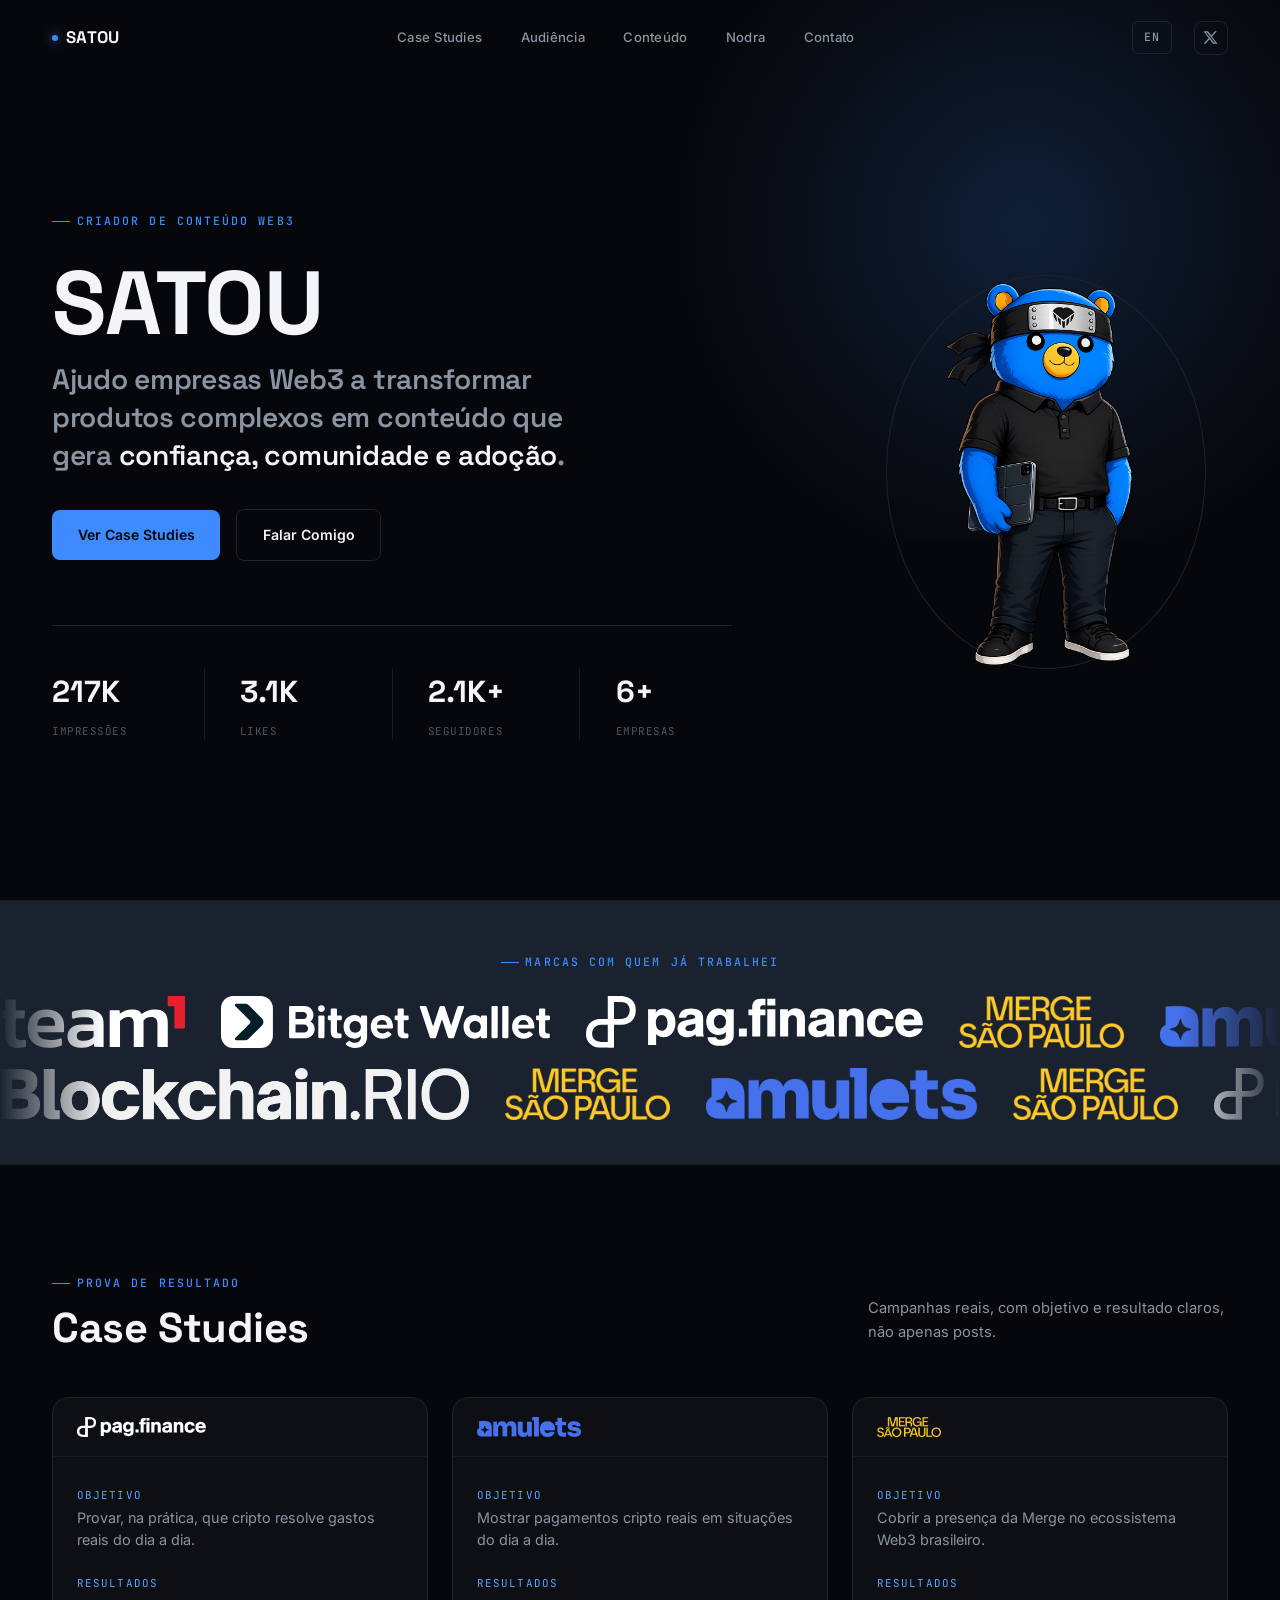
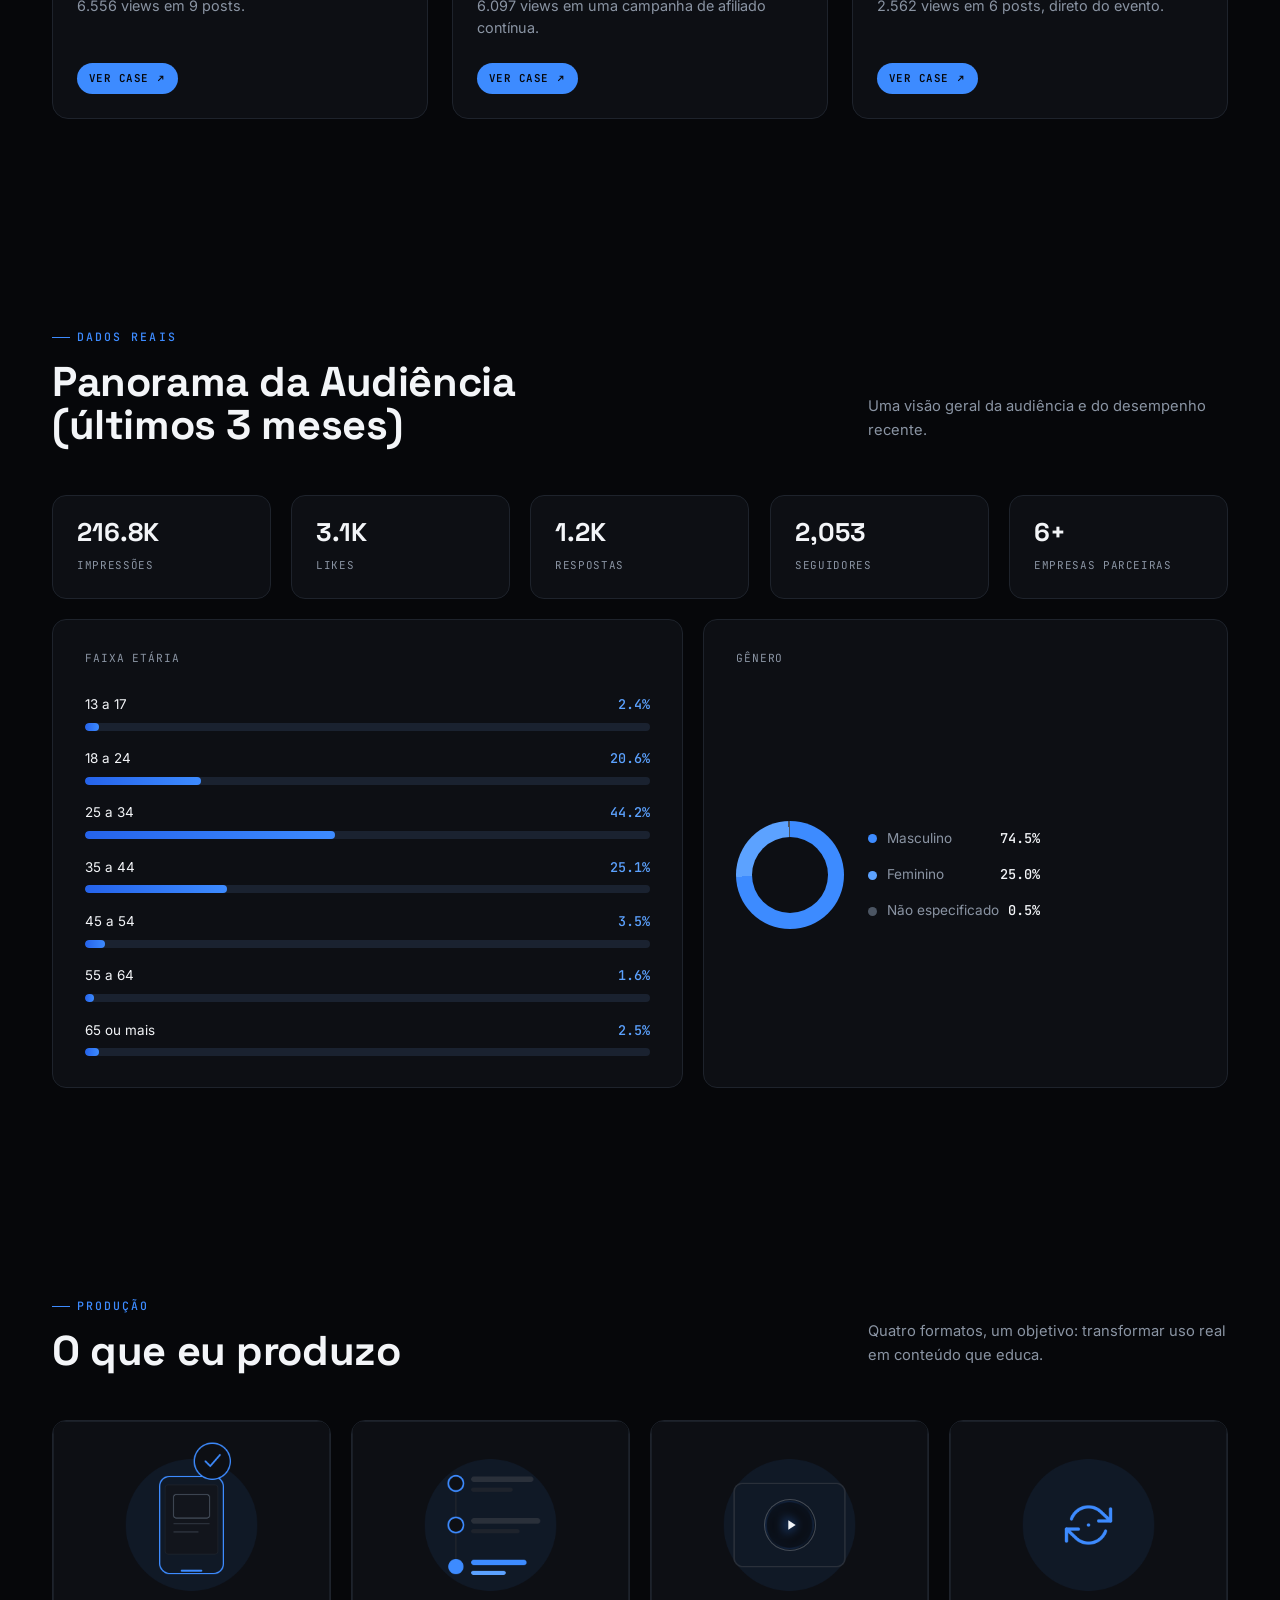
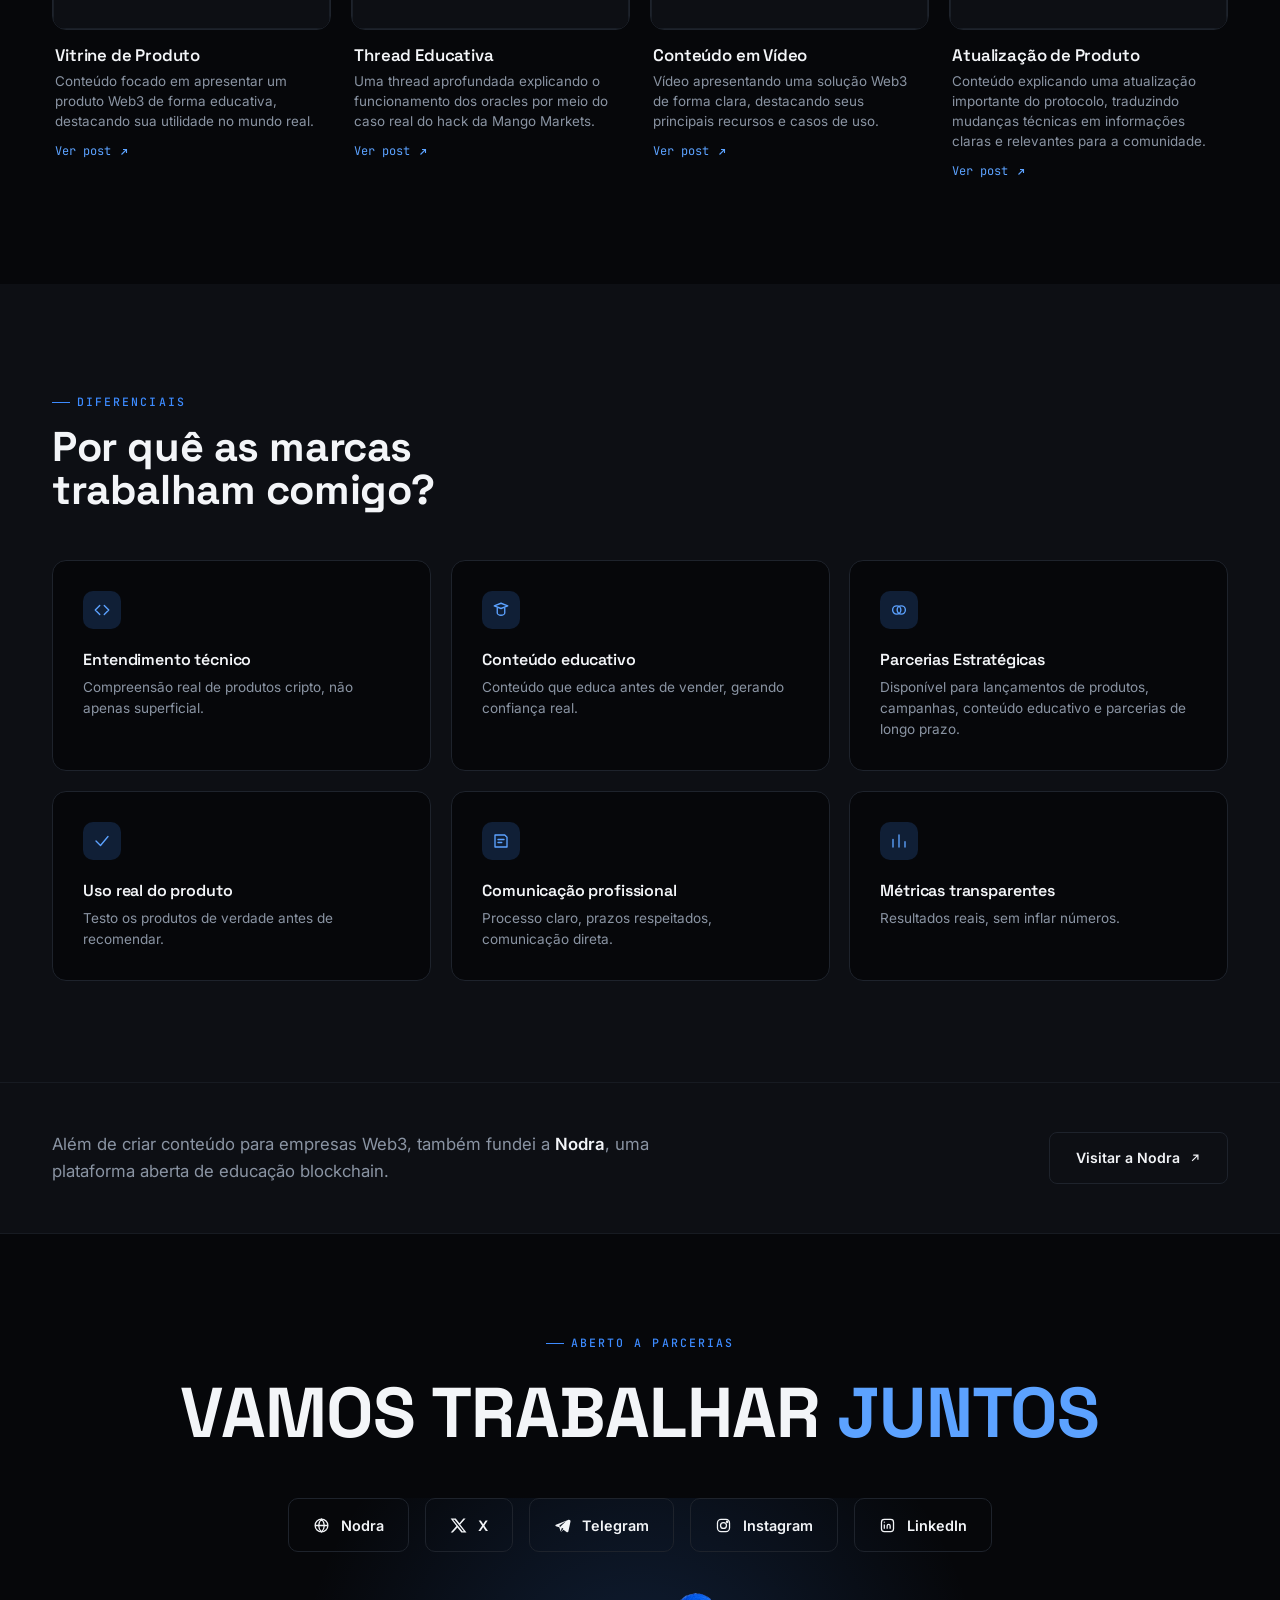
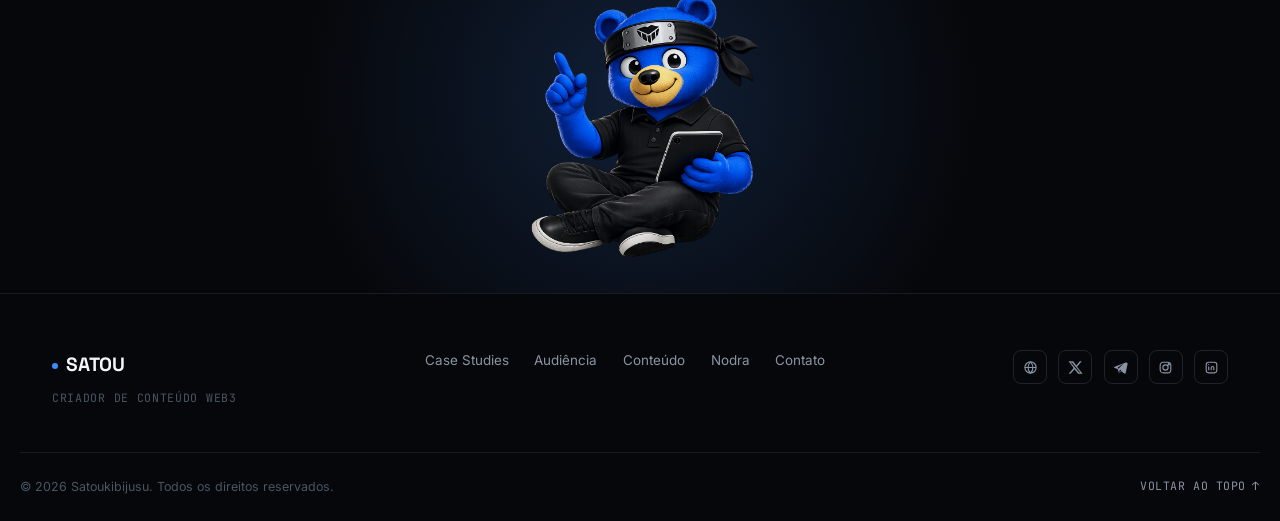
<file: index.html>
<!DOCTYPE html>
<html lang="pt">
<head>
<meta charset="UTF-8">
<meta name="viewport" content="width=device-width, initial-scale=1.0">
<title>Satou | Web3 Content Creator</title>
<meta name="description" content="Satou (Satoukibijusu), Web3 content creator building the future of crypto adoption through real-world usage, education and partnerships.">

<link rel="stylesheet" href="css/style.css">
<link rel="stylesheet" href="css/animations.css">
<link rel="stylesheet" href="css/responsive.css">
</head>
<body class="lang-pt">

  <!-- ============================================================
       NAV
       ============================================================ -->
  <header class="nav">
    <div class="container nav-inner">
      <a href="#" class="nav-logo">
        <span class="dot"></span>
        SATOU
      </a>

      <nav class="nav-links" aria-label="Main navigation">
        <a href="#case-studies" data-lang="pt">Case Studies</a>
        <a href="#case-studies" data-lang="en">Case Studies</a>

        <a href="#audience" data-lang="pt">Audiência</a>
        <a href="#audience" data-lang="en">Audience</a>

        <a href="#content" data-lang="pt">Conteúdo</a>
        <a href="#content" data-lang="en">Content</a>

        <a href="#nodra" data-lang="pt">Nodra</a>
        <a href="#nodra" data-lang="en">Nodra</a>

        <a href="#contact" data-lang="pt">Contato</a>
        <a href="#contact" data-lang="en">Contact</a>
      </nav>

      <div class="nav-right">
        <button class="lang-toggle" data-lang-btn type="button" aria-label="Switch language">EN</button>

        <a class="nav-social" href="https://x.com/Satoukibijusu" target="_blank" rel="noopener" aria-label="X (Twitter)">
          <svg viewBox="0 0 24 24" fill="currentColor"><path d="M18.9 2H22l-7.6 8.7L23.3 22h-7.2l-5.6-7.3L4 22H1l8.1-9.3L.9 2h7.3l5.1 6.7L18.9 2Zm-1.3 18h2L6.5 4H4.4l13.2 16Z"/></svg>
        </a>

        <button class="nav-toggle" type="button" aria-label="Open menu" aria-expanded="false">
          <span></span><span></span><span></span>
        </button>
      </div>
    </div>

    <!-- Mobile panel -->
    <div class="nav-mobile-panel">
      <a href="#case-studies" data-lang="pt">Case Studies</a>
      <a href="#case-studies" data-lang="en">Case Studies</a>

      <a href="#audience" data-lang="pt">Audiência</a>
      <a href="#audience" data-lang="en">Audience</a>

      <a href="#content" data-lang="pt">Conteúdo</a>
      <a href="#content" data-lang="en">Content</a>

      <a href="#nodra" data-lang="pt">Nodra</a>
      <a href="#nodra" data-lang="en">Nodra</a>

      <a href="#contact" data-lang="pt">Contato</a>
      <a href="#contact" data-lang="en">Contact</a>

      <div class="nav-mobile-panel-actions">
        <button class="lang-toggle" data-lang-btn type="button" aria-label="Switch language">EN</button>
        <a class="nav-social" href="https://x.com/Satoukibijusu" target="_blank" rel="noopener" aria-label="X (Twitter)">
          <svg viewBox="0 0 24 24" fill="currentColor"><path d="M18.9 2H22l-7.6 8.7L23.3 22h-7.2l-5.6-7.3L4 22H1l8.1-9.3L.9 2h7.3l5.1 6.7L18.9 2Zm-1.3 18h2L6.5 4H4.4l13.2 16Z"/></svg>
        </a>
      </div>
    </div>
  </header>

  <!-- ============================================================
       HERO
       ============================================================ -->
  <section class="hero" id="top">
    <div class="hero-bg-glow" aria-hidden="true"></div>

    <div class="container hero-inner">
      <div class="hero-content">
        <div class="hero-eyebrow eyebrow">
          <span data-lang="pt">Criador de Conteúdo Web3</span>
          <span data-lang="en">Web3 Content Creator</span>
        </div>

        <h1 class="hero-title">Satou</h1>

        <h2 class="hero-mission">
          <span data-lang="pt">Ajudo empresas Web3 a transformar produtos complexos em conteúdo que gera <strong>confiança, comunidade e adoção</strong>.</span>
          <span data-lang="en">I help Web3 companies transform complex products into content that builds <strong>trust, community and adoption</strong>.</span>
        </h2>

        <div class="hero-actions">
          <a href="#case-studies" class="btn btn-primary">
            <span data-lang="pt">Ver Case Studies</span>
            <span data-lang="en">View Case Studies</span>
          </a>
          <a href="#contact" class="btn btn-ghost">
            <span data-lang="pt">Falar Comigo</span>
            <span data-lang="en">Get in Touch</span>
          </a>
        </div>

        <div class="hero-stats">
          <div class="hero-stat">
            <div class="hero-stat-value"><span data-counter data-target="217" data-suffix="K">0</span></div>
            <div class="hero-stat-label" data-lang="pt">Impressões</div>
            <div class="hero-stat-label" data-lang="en">Impressions</div>
          </div>

          <div class="hero-stat">
            <div class="hero-stat-value"><span data-counter data-target="3.1" data-suffix="K" data-decimals="1">0</span></div>
            <div class="hero-stat-label" data-lang="pt">Likes</div>
            <div class="hero-stat-label" data-lang="en">Likes</div>
          </div>

          <div class="hero-stat">
            <div class="hero-stat-value"><span data-counter data-target="2.1" data-suffix="K+" data-decimals="1">0</span></div>
            <div class="hero-stat-label" data-lang="pt">Seguidores</div>
            <div class="hero-stat-label" data-lang="en">Followers</div>
          </div>

          <div class="hero-stat">
            <div class="hero-stat-value"><span data-counter data-target="6" data-suffix="+">0</span></div>
            <div class="hero-stat-label" data-lang="pt">Empresas</div>
            <div class="hero-stat-label" data-lang="en">Companies</div>
          </div>
        </div>
      </div>

      <div class="hero-visual">
        <div class="hero-visual-frame">
          <div class="hero-visual-ring" aria-hidden="true"></div>
          <img src="assets/characters/test.png">
        </div>
      </div>
    </div>
  </section>

  <!-- ============================================================
       BRANDS I'VE WORKED WITH (double marquee)
       Only brands with an officially completed partnership are
       listed here. To add a brand once a new partnership is
       completed: add its logo to assets/logos/ and append it to
       BOTH tracks' <div class="marquee-list"> pairs (visible +
       aria-hidden copy), keeping the same repeat pattern.
       The sequence is deliberately repeated 6x per block so
       the strip never shows empty space, even on ultra-wide
       or very high-resolution screens.
       ============================================================ -->
  <section class="companies" id="companies" aria-label="Brands Satou has officially worked with">
    <div class="container companies-head">
      <div class="eyebrow" style="justify-content:center;">
        <span data-lang="pt">Marcas com quem já trabalhei</span>
        <span data-lang="en">Brands I've Worked With</span>
      </div>
    </div>

    <div class="marquee-group">
      <div class="marquee-viewport">
        <div class="marquee-track marquee-track--a">
          <div class="marquee-list">
            <div class="logo-item"><img src="assets/logos/Team1_MAIN_WHITE.svg" alt="Team1" loading="lazy"></div>
            <div class="logo-item"><img src="assets/logos/BitgetWallet.svg" alt="Bitget Wallet" loading="lazy"></div>
            <div class="logo-item"><img src="assets/logos/pagfinance.svg" alt="Pag" loading="lazy"></div>
            <div class="logo-item"><img src="assets/logos/mmerge.png" alt="MMerge" loading="lazy"></div>
            <div class="logo-item"><img src="assets/logos/amulets.png" alt="Amulets" loading="lazy"></div>
            <div class="logo-item"><img src="assets/logos/mmerge.png" alt="Merge São Paulo" loading="lazy"></div>
            <div class="logo-item"><img src="assets/logos/blockchainrio.png" alt="BlockchainRio" loading="lazy"></div>
            <div class="logo-item"><img src="assets/logos/Team1_MAIN_WHITE.svg" alt="Team1" loading="lazy"></div>
            <div class="logo-item"><img src="assets/logos/BitgetWallet.svg" alt="Bitget Wallet" loading="lazy"></div>
            <div class="logo-item"><img src="assets/logos/pagfinance.svg" alt="Pag" loading="lazy"></div>
            <div class="logo-item"><img src="assets/logos/mmerge.png" alt="MMerge" loading="lazy"></div>
            <div class="logo-item"><img src="assets/logos/amulets.png" alt="Amulets" loading="lazy"></div>
            <div class="logo-item"><img src="assets/logos/mmerge.png" alt="Merge São Paulo" loading="lazy"></div>
            <div class="logo-item"><img src="assets/logos/blockchainrio.png" alt="BlockchainRio" loading="lazy"></div>
            <div class="logo-item"><img src="assets/logos/Team1_MAIN_WHITE.svg" alt="Team1" loading="lazy"></div>
            <div class="logo-item"><img src="assets/logos/BitgetWallet.svg" alt="Bitget Wallet" loading="lazy"></div>
            <div class="logo-item"><img src="assets/logos/pagfinance.svg" alt="Pag" loading="lazy"></div>
            <div class="logo-item"><img src="assets/logos/mmerge.png" alt="MMerge" loading="lazy"></div>
            <div class="logo-item"><img src="assets/logos/amulets.png" alt="Amulets" loading="lazy"></div>
            <div class="logo-item"><img src="assets/logos/mmerge.png" alt="Merge São Paulo" loading="lazy"></div>
            <div class="logo-item"><img src="assets/logos/blockchainrio.png" alt="BlockchainRio" loading="lazy"></div>
            <div class="logo-item"><img src="assets/logos/Team1_MAIN_WHITE.svg" alt="Team1" loading="lazy"></div>
            <div class="logo-item"><img src="assets/logos/BitgetWallet.svg" alt="Bitget Wallet" loading="lazy"></div>
            <div class="logo-item"><img src="assets/logos/pagfinance.svg" alt="Pag" loading="lazy"></div>
            <div class="logo-item"><img src="assets/logos/mmerge.png" alt="MMerge" loading="lazy"></div>
            <div class="logo-item"><img src="assets/logos/amulets.png" alt="Amulets" loading="lazy"></div>
            <div class="logo-item"><img src="assets/logos/mmerge.png" alt="Merge São Paulo" loading="lazy"></div>
            <div class="logo-item"><img src="assets/logos/blockchainrio.png" alt="BlockchainRio" loading="lazy"></div>
            <div class="logo-item"><img src="assets/logos/Team1_MAIN_WHITE.svg" alt="Team1" loading="lazy"></div>
            <div class="logo-item"><img src="assets/logos/BitgetWallet.svg" alt="Bitget Wallet" loading="lazy"></div>
            <div class="logo-item"><img src="assets/logos/pagfinance.svg" alt="Pag" loading="lazy"></div>
            <div class="logo-item"><img src="assets/logos/mmerge.png" alt="MMerge" loading="lazy"></div>
            <div class="logo-item"><img src="assets/logos/amulets.png" alt="Amulets" loading="lazy"></div>
            <div class="logo-item"><img src="assets/logos/mmerge.png" alt="Merge São Paulo" loading="lazy"></div>
            <div class="logo-item"><img src="assets/logos/blockchainrio.png" alt="BlockchainRio" loading="lazy"></div>
            <div class="logo-item"><img src="assets/logos/Team1_MAIN_WHITE.svg" alt="Team1" loading="lazy"></div>
            <div class="logo-item"><img src="assets/logos/BitgetWallet.svg" alt="Bitget Wallet" loading="lazy"></div>
            <div class="logo-item"><img src="assets/logos/pagfinance.svg" alt="Pag" loading="lazy"></div>
            <div class="logo-item"><img src="assets/logos/mmerge.png" alt="MMerge" loading="lazy"></div>
            <div class="logo-item"><img src="assets/logos/amulets.png" alt="Amulets" loading="lazy"></div>
            <div class="logo-item"><img src="assets/logos/mmerge.png" alt="Merge São Paulo" loading="lazy"></div>
            <div class="logo-item"><img src="assets/logos/blockchainrio.png" alt="BlockchainRio" loading="lazy"></div>
          </div>
          <div class="marquee-list" aria-hidden="true">
            <div class="logo-item"><img src="assets/logos/Team1_MAIN_WHITE.svg" alt="" loading="lazy"></div>
            <div class="logo-item"><img src="assets/logos/BitgetWallet.svg" alt="" loading="lazy"></div>
            <div class="logo-item"><img src="assets/logos/pagfinance.svg" alt="" loading="lazy"></div>
            <div class="logo-item"><img src="assets/logos/mmerge.png" alt="" loading="lazy"></div>
            <div class="logo-item"><img src="assets/logos/amulets.png" alt="" loading="lazy"></div>
            <div class="logo-item"><img src="assets/logos/mmerge.png" alt="" loading="lazy"></div>
            <div class="logo-item"><img src="assets/logos/blockchainrio.png" alt="" loading="lazy"></div>
            <div class="logo-item"><img src="assets/logos/Team1_MAIN_WHITE.svg" alt="" loading="lazy"></div>
            <div class="logo-item"><img src="assets/logos/BitgetWallet.svg" alt="" loading="lazy"></div>
            <div class="logo-item"><img src="assets/logos/pagfinance.svg" alt="" loading="lazy"></div>
            <div class="logo-item"><img src="assets/logos/mmerge.png" alt="" loading="lazy"></div>
            <div class="logo-item"><img src="assets/logos/amulets.png" alt="" loading="lazy"></div>
            <div class="logo-item"><img src="assets/logos/mmerge.png" alt="" loading="lazy"></div>
            <div class="logo-item"><img src="assets/logos/blockchainrio.png" alt="" loading="lazy"></div>
            <div class="logo-item"><img src="assets/logos/Team1_MAIN_WHITE.svg" alt="" loading="lazy"></div>
            <div class="logo-item"><img src="assets/logos/BitgetWallet.svg" alt="" loading="lazy"></div>
            <div class="logo-item"><img src="assets/logos/pagfinance.svg" alt="" loading="lazy"></div>
            <div class="logo-item"><img src="assets/logos/mmerge.png" alt="" loading="lazy"></div>
            <div class="logo-item"><img src="assets/logos/amulets.png" alt="" loading="lazy"></div>
            <div class="logo-item"><img src="assets/logos/mmerge.png" alt="" loading="lazy"></div>
            <div class="logo-item"><img src="assets/logos/blockchainrio.png" alt="" loading="lazy"></div>
            <div class="logo-item"><img src="assets/logos/Team1_MAIN_WHITE.svg" alt="" loading="lazy"></div>
            <div class="logo-item"><img src="assets/logos/BitgetWallet.svg" alt="" loading="lazy"></div>
            <div class="logo-item"><img src="assets/logos/pagfinance.svg" alt="" loading="lazy"></div>
            <div class="logo-item"><img src="assets/logos/mmerge.png" alt="" loading="lazy"></div>
            <div class="logo-item"><img src="assets/logos/amulets.png" alt="" loading="lazy"></div>
            <div class="logo-item"><img src="assets/logos/mmerge.png" alt="" loading="lazy"></div>
            <div class="logo-item"><img src="assets/logos/blockchainrio.png" alt="" loading="lazy"></div>
            <div class="logo-item"><img src="assets/logos/Team1_MAIN_WHITE.svg" alt="" loading="lazy"></div>
            <div class="logo-item"><img src="assets/logos/BitgetWallet.svg" alt="" loading="lazy"></div>
            <div class="logo-item"><img src="assets/logos/pagfinance.svg" alt="" loading="lazy"></div>
            <div class="logo-item"><img src="assets/logos/mmerge.png" alt="" loading="lazy"></div>
            <div class="logo-item"><img src="assets/logos/amulets.png" alt="" loading="lazy"></div>
            <div class="logo-item"><img src="assets/logos/mmerge.png" alt="" loading="lazy"></div>
            <div class="logo-item"><img src="assets/logos/blockchainrio.png" alt="" loading="lazy"></div>
            <div class="logo-item"><img src="assets/logos/Team1_MAIN_WHITE.svg" alt="" loading="lazy"></div>
            <div class="logo-item"><img src="assets/logos/BitgetWallet.svg" alt="" loading="lazy"></div>
            <div class="logo-item"><img src="assets/logos/pagfinance.svg" alt="" loading="lazy"></div>
            <div class="logo-item"><img src="assets/logos/mmerge.png" alt="" loading="lazy"></div>
            <div class="logo-item"><img src="assets/logos/amulets.png" alt="" loading="lazy"></div>
            <div class="logo-item"><img src="assets/logos/mmerge.png" alt="" loading="lazy"></div>
            <div class="logo-item"><img src="assets/logos/blockchainrio.png" alt="" loading="lazy"></div>
          </div>
        </div>
      </div>

      <div class="marquee-viewport">
        <div class="marquee-track marquee-track--b">
          <div class="marquee-list">
            <div class="logo-item"><img src="assets/logos/blockchainrio.png" alt="BlockchainRio" loading="lazy"></div>
            <div class="logo-item"><img src="assets/logos/mmerge.png" alt="Merge São Paulo" loading="lazy"></div>
            <div class="logo-item"><img src="assets/logos/amulets.png" alt="Amulets" loading="lazy"></div>
            <div class="logo-item"><img src="assets/logos/mmerge.png" alt="MMerge" loading="lazy"></div>
            <div class="logo-item"><img src="assets/logos/pagfinance.svg" alt="Pag" loading="lazy"></div>
            <div class="logo-item"><img src="assets/logos/BitgetWallet.svg" alt="Bitget Wallet" loading="lazy"></div>
            <div class="logo-item"><img src="assets/logos/Team1_MAIN_WHITE.svg" alt="Team1" loading="lazy"></div>
            <div class="logo-item"><img src="assets/logos/blockchainrio.png" alt="BlockchainRio" loading="lazy"></div>
            <div class="logo-item"><img src="assets/logos/mmerge.png" alt="Merge São Paulo" loading="lazy"></div>
            <div class="logo-item"><img src="assets/logos/amulets.png" alt="Amulets" loading="lazy"></div>
            <div class="logo-item"><img src="assets/logos/mmerge.png" alt="MMerge" loading="lazy"></div>
            <div class="logo-item"><img src="assets/logos/pagfinance.svg" alt="Pag" loading="lazy"></div>
            <div class="logo-item"><img src="assets/logos/BitgetWallet.svg" alt="Bitget Wallet" loading="lazy"></div>
            <div class="logo-item"><img src="assets/logos/Team1_MAIN_WHITE.svg" alt="Team1" loading="lazy"></div>
            <div class="logo-item"><img src="assets/logos/blockchainrio.png" alt="BlockchainRio" loading="lazy"></div>
            <div class="logo-item"><img src="assets/logos/mmerge.png" alt="Merge São Paulo" loading="lazy"></div>
            <div class="logo-item"><img src="assets/logos/amulets.png" alt="Amulets" loading="lazy"></div>
            <div class="logo-item"><img src="assets/logos/mmerge.png" alt="MMerge" loading="lazy"></div>
            <div class="logo-item"><img src="assets/logos/pagfinance.svg" alt="Pag" loading="lazy"></div>
            <div class="logo-item"><img src="assets/logos/BitgetWallet.svg" alt="Bitget Wallet" loading="lazy"></div>
            <div class="logo-item"><img src="assets/logos/Team1_MAIN_WHITE.svg" alt="Team1" loading="lazy"></div>
            <div class="logo-item"><img src="assets/logos/blockchainrio.png" alt="BlockchainRio" loading="lazy"></div>
            <div class="logo-item"><img src="assets/logos/mmerge.png" alt="Merge São Paulo" loading="lazy"></div>
            <div class="logo-item"><img src="assets/logos/amulets.png" alt="Amulets" loading="lazy"></div>
            <div class="logo-item"><img src="assets/logos/mmerge.png" alt="MMerge" loading="lazy"></div>
            <div class="logo-item"><img src="assets/logos/pagfinance.svg" alt="Pag" loading="lazy"></div>
            <div class="logo-item"><img src="assets/logos/BitgetWallet.svg" alt="Bitget Wallet" loading="lazy"></div>
            <div class="logo-item"><img src="assets/logos/Team1_MAIN_WHITE.svg" alt="Team1" loading="lazy"></div>
            <div class="logo-item"><img src="assets/logos/blockchainrio.png" alt="BlockchainRio" loading="lazy"></div>
            <div class="logo-item"><img src="assets/logos/mmerge.png" alt="Merge São Paulo" loading="lazy"></div>
            <div class="logo-item"><img src="assets/logos/amulets.png" alt="Amulets" loading="lazy"></div>
            <div class="logo-item"><img src="assets/logos/mmerge.png" alt="MMerge" loading="lazy"></div>
            <div class="logo-item"><img src="assets/logos/pagfinance.svg" alt="Pag" loading="lazy"></div>
            <div class="logo-item"><img src="assets/logos/BitgetWallet.svg" alt="Bitget Wallet" loading="lazy"></div>
            <div class="logo-item"><img src="assets/logos/Team1_MAIN_WHITE.svg" alt="Team1" loading="lazy"></div>
            <div class="logo-item"><img src="assets/logos/blockchainrio.png" alt="BlockchainRio" loading="lazy"></div>
            <div class="logo-item"><img src="assets/logos/mmerge.png" alt="Merge São Paulo" loading="lazy"></div>
            <div class="logo-item"><img src="assets/logos/amulets.png" alt="Amulets" loading="lazy"></div>
            <div class="logo-item"><img src="assets/logos/mmerge.png" alt="MMerge" loading="lazy"></div>
            <div class="logo-item"><img src="assets/logos/pagfinance.svg" alt="Pag" loading="lazy"></div>
            <div class="logo-item"><img src="assets/logos/BitgetWallet.svg" alt="Bitget Wallet" loading="lazy"></div>
            <div class="logo-item"><img src="assets/logos/Team1_MAIN_WHITE.svg" alt="Team1" loading="lazy"></div>
          </div>
          <div class="marquee-list" aria-hidden="true">
            <div class="logo-item"><img src="assets/logos/blockchainrio.png" alt="" loading="lazy"></div>
            <div class="logo-item"><img src="assets/logos/mmerge.png" alt="" loading="lazy"></div>
            <div class="logo-item"><img src="assets/logos/amulets.png" alt="" loading="lazy"></div>
            <div class="logo-item"><img src="assets/logos/mmerge.png" alt="" loading="lazy"></div>
            <div class="logo-item"><img src="assets/logos/pagfinance.svg" alt="" loading="lazy"></div>
            <div class="logo-item"><img src="assets/logos/BitgetWallet.svg" alt="" loading="lazy"></div>
            <div class="logo-item"><img src="assets/logos/Team1_MAIN_WHITE.svg" alt="" loading="lazy"></div>
            <div class="logo-item"><img src="assets/logos/blockchainrio.png" alt="" loading="lazy"></div>
            <div class="logo-item"><img src="assets/logos/mmerge.png" alt="" loading="lazy"></div>
            <div class="logo-item"><img src="assets/logos/amulets.png" alt="" loading="lazy"></div>
            <div class="logo-item"><img src="assets/logos/mmerge.png" alt="" loading="lazy"></div>
            <div class="logo-item"><img src="assets/logos/pagfinance.svg" alt="" loading="lazy"></div>
            <div class="logo-item"><img src="assets/logos/BitgetWallet.svg" alt="" loading="lazy"></div>
            <div class="logo-item"><img src="assets/logos/Team1_MAIN_WHITE.svg" alt="" loading="lazy"></div>
            <div class="logo-item"><img src="assets/logos/blockchainrio.png" alt="" loading="lazy"></div>
            <div class="logo-item"><img src="assets/logos/mmerge.png" alt="" loading="lazy"></div>
            <div class="logo-item"><img src="assets/logos/amulets.png" alt="" loading="lazy"></div>
            <div class="logo-item"><img src="assets/logos/mmerge.png" alt="" loading="lazy"></div>
            <div class="logo-item"><img src="assets/logos/pagfinance.svg" alt="" loading="lazy"></div>
            <div class="logo-item"><img src="assets/logos/BitgetWallet.svg" alt="" loading="lazy"></div>
            <div class="logo-item"><img src="assets/logos/Team1_MAIN_WHITE.svg" alt="" loading="lazy"></div>
            <div class="logo-item"><img src="assets/logos/blockchainrio.png" alt="" loading="lazy"></div>
            <div class="logo-item"><img src="assets/logos/mmerge.png" alt="" loading="lazy"></div>
            <div class="logo-item"><img src="assets/logos/amulets.png" alt="" loading="lazy"></div>
            <div class="logo-item"><img src="assets/logos/mmerge.png" alt="" loading="lazy"></div>
            <div class="logo-item"><img src="assets/logos/pagfinance.svg" alt="" loading="lazy"></div>
            <div class="logo-item"><img src="assets/logos/BitgetWallet.svg" alt="" loading="lazy"></div>
            <div class="logo-item"><img src="assets/logos/Team1_MAIN_WHITE.svg" alt="" loading="lazy"></div>
            <div class="logo-item"><img src="assets/logos/blockchainrio.png" alt="" loading="lazy"></div>
            <div class="logo-item"><img src="assets/logos/mmerge.png" alt="" loading="lazy"></div>
            <div class="logo-item"><img src="assets/logos/amulets.png" alt="" loading="lazy"></div>
            <div class="logo-item"><img src="assets/logos/mmerge.png" alt="" loading="lazy"></div>
            <div class="logo-item"><img src="assets/logos/pagfinance.svg" alt="" loading="lazy"></div>
            <div class="logo-item"><img src="assets/logos/BitgetWallet.svg" alt="" loading="lazy"></div>
            <div class="logo-item"><img src="assets/logos/Team1_MAIN_WHITE.svg" alt="" loading="lazy"></div>
            <div class="logo-item"><img src="assets/logos/blockchainrio.png" alt="" loading="lazy"></div>
            <div class="logo-item"><img src="assets/logos/mmerge.png" alt="" loading="lazy"></div>
            <div class="logo-item"><img src="assets/logos/amulets.png" alt="" loading="lazy"></div>
            <div class="logo-item"><img src="assets/logos/mmerge.png" alt="" loading="lazy"></div>
            <div class="logo-item"><img src="assets/logos/pagfinance.svg" alt="" loading="lazy"></div>
            <div class="logo-item"><img src="assets/logos/BitgetWallet.svg" alt="" loading="lazy"></div>
            <div class="logo-item"><img src="assets/logos/Team1_MAIN_WHITE.svg" alt="" loading="lazy"></div>
          </div>
        </div>
      </div>
    </div>
  </section>

  <!-- ============================================================
       CASE STUDIES
       Each card links to its own dedicated page under
       case-studies/*.html (see case-studies/pagfinance.html as the
       template). To add a new case study: duplicate one
       <a class="case-card"> block, update the logo/screenshot
       paths (assets/logos and assets/screenshots), the objective/
       results text and the href, then build the matching page by
       copying an existing case-studies/*.html file.
       ============================================================ -->
  <section class="case-studies section-pad" id="case-studies">
    <div class="container">
      <div class="section-head" data-reveal>
        <div>
          <div class="eyebrow">
            <span data-lang="pt">Prova de resultado</span>
            <span data-lang="en">Proof of results</span>
          </div>
          <h2>
            <span data-lang="pt">Case Studies</span>
            <span data-lang="en">Case Studies</span>
          </h2>
        </div>
        <p>
          <span data-lang="pt">Campanhas reais, com objetivo e resultado claros, não apenas posts.</span>
          <span data-lang="en">Real campaigns, with a clear objective and result, not just posts.</span>
        </p>
      </div>

      <div class="case-grid">

        <!-- Case 1: PagFinance (dedicated case study page) -->
        <a class="case-card" href="case-studies/pagfinance.html" data-reveal data-delay="1">
          <div class="case-card-header">
            <img class="case-logo" src="assets/logos/pagfinance.svg" alt="PagFinance logo">
          </div>
          <div class="case-body">
            <div class="case-block">
              <span class="case-block-label" data-lang="pt">Objetivo</span>
              <span class="case-block-label" data-lang="en">Objective</span>
              <p data-lang="pt">Provar, na prática, que cripto resolve gastos reais do dia a dia.</p>
              <p data-lang="en">Prove, in practice, that crypto solves real everyday spending.</p>
            </div>
            <div class="case-block">
              <span class="case-block-label" data-lang="pt">Resultados</span>
              <span class="case-block-label" data-lang="en">Results</span>
              <p data-lang="pt">6.556 views em 9 posts.</p>
              <p data-lang="en">6,556 views across 9 posts</p>
            </div>
          </div>
          <span class="case-view-badge">
            <span data-lang="pt">Ver Case</span>
            <span data-lang="en">View Case</span>
            <svg viewBox="0 0 24 24" fill="none" stroke="currentColor" stroke-width="2.4"><path d="M7 17 17 7M10 7h7v7"/></svg>
          </span>
        </a>

        <!-- Case 2: Amulets (dedicated case study page) -->
        <a class="case-card" href="case-studies/amulets.html" data-reveal data-delay="2">
          <div class="case-card-header">
            <img class="case-logo" src="assets/logos/amulets.png" alt="Amulets logo">
          </div>
          <div class="case-body">
            <div class="case-block">
              <span class="case-block-label" data-lang="pt">Objetivo</span>
              <span class="case-block-label" data-lang="en">Objective</span>
              <p data-lang="pt">Mostrar pagamentos cripto reais em situações do dia a dia.</p>
              <p data-lang="en">Show real crypto payments in everyday situations.</p>
            </div>
            <div class="case-block">
              <span class="case-block-label" data-lang="pt">Resultados</span>
              <span class="case-block-label" data-lang="en">Results</span>
              <p data-lang="pt">6.097 views em uma campanha de afiliado contínua.</p>
              <p data-lang="en">6,097 views across an ongoing affiliate campaign.</p>
            </div>
          </div>
          <span class="case-view-badge">
            <span data-lang="pt">Ver Case</span>
            <span data-lang="en">View Case</span>
            <svg viewBox="0 0 24 24" fill="none" stroke="currentColor" stroke-width="2.4"><path d="M7 17 17 7M10 7h7v7"/></svg>
          </span>
        </a>

        <!-- Case 3: Merge (dedicated case study page) -->
        <a class="case-card" href="case-studies/merge.html" data-reveal data-delay="3">
          <div class="case-card-header">
            <img class="case-logo" src="assets/logos/mmerge.png" alt="Merge São Paulo logo">
          </div>
          <div class="case-body">
            <div class="case-block">
              <span class="case-block-label" data-lang="pt">Objetivo</span>
              <span class="case-block-label" data-lang="en">Objective</span>
              <p data-lang="pt">Cobrir a presença da Merge no ecossistema Web3 brasileiro.</p>
              <p data-lang="en">Cover Merge's presence in the Brazilian Web3 ecosystem.</p>
            </div>
            <div class="case-block">
              <span class="case-block-label" data-lang="pt">Resultados</span>
              <span class="case-block-label" data-lang="en">Results</span>
              <p data-lang="pt">2.562 views em 6 posts, direto do evento.</p>
              <p data-lang="en">2,562 views across 6 posts, straight from the event.</p>
            </div>
          </div>
          <span class="case-view-badge">
            <span data-lang="pt">Ver Case</span>
            <span data-lang="en">View Case</span>
            <svg viewBox="0 0 24 24" fill="none" stroke="currentColor" stroke-width="2.4"><path d="M7 17 17 7M10 7h7v7"/></svg>
          </span>
        </a>

      </div>
    </div>
  </section>

  <!-- ============================================================
       AUDIENCE (SaaS-style dashboard)
       Two rows:
       - dashboard-kpis: top strip of 5 headline metrics. Each
         number is plain text, edit directly.
       - dashboard-grid: two breakdown cards.
         - Age bars: change the % in the label AND the bar-fill's
           inline "width" (both must match).
         - Gender donut: change the "--pct" custom property on
           .donut (share of the first/blue segment) AND the legend
           numbers.
       ============================================================ -->
  <section class="audience section-pad" id="audience">
    <div class="container">
      <div class="section-head" data-reveal>
        <div>
          <div class="eyebrow">
            <span data-lang="pt">Dados reais</span>
            <span data-lang="en">Real data</span>
          </div>
          <h2>
            <span data-lang="pt">Panorama da Audiência (últimos 3 meses)</span>
            <span data-lang="en">Audience Overview (last 3 months)</span>
          </h2>
        </div>
        <p>
          <span data-lang="pt">Uma visão geral da audiência e do desempenho recente.</span>
          <span data-lang="en">An overview of your audience and recent content performance.</span>
        </p>
      </div>

      <!-- Row 1: headline metrics -->
      <div class="dashboard-kpis">
        <div class="kpi-card" data-reveal data-delay="1">
          <div class="kpi-value">216.8K</div>
          <div class="kpi-label"><span data-lang="pt">Impressões</span><span data-lang="en">Impressions</span></div>
        </div>
        <div class="kpi-card" data-reveal data-delay="2">
          <div class="kpi-value">3.1K</div>
          <div class="kpi-label">Likes</div>
        </div>
        <div class="kpi-card" data-reveal data-delay="3">
          <div class="kpi-value">1.2K</div>
          <div class="kpi-label"><span data-lang="pt">Respostas</span><span data-lang="en">Replies</span></div>
        </div>
        <div class="kpi-card" data-reveal data-delay="4">
          <div class="kpi-value">2,053</div>
          <div class="kpi-label"><span data-lang="pt">Seguidores</span><span data-lang="en">Followers</span></div>
        </div>
        <div class="kpi-card" data-reveal data-delay="5">
          <div class="kpi-value">6+</div>
          <div class="kpi-label"><span data-lang="pt">Empresas parceiras</span><span data-lang="en">Partner companies</span></div>
        </div>
      </div>

      <!-- Row 2: breakdowns -->
      <div class="dashboard-grid">

        <!-- Age range: horizontal bars -->
        <div class="dash-card dash-card--age" data-reveal data-delay="1">
          <div class="dash-card-title">
            <span data-lang="pt">Faixa etária</span>
            <span data-lang="en">Age range</span>
          </div>
          <div class="bar-list">
            <div class="bar-row">
              <div class="bar-row-label"><span data-lang="pt">13 a 17</span><span data-lang="en">13 to 17</span><span>2.4%</span></div>
              <div class="bar-track"><div class="bar-fill" style="width:2.4%"></div></div>
            </div>
            <div class="bar-row">
              <div class="bar-row-label"><span data-lang="pt">18 a 24</span><span data-lang="en">18 to 24</span><span>20.6%</span></div>
              <div class="bar-track"><div class="bar-fill" style="width:20.6%"></div></div>
            </div>
            <div class="bar-row">
              <div class="bar-row-label"><span data-lang="pt">25 a 34</span><span data-lang="en">25 to 34</span><span>44.2%</span></div>
              <div class="bar-track"><div class="bar-fill" style="width:44.2%"></div></div>
            </div>
            <div class="bar-row">
              <div class="bar-row-label"><span data-lang="pt">35 a 44</span><span data-lang="en">35 to 44</span><span>25.1%</span></div>
              <div class="bar-track"><div class="bar-fill" style="width:25.1%"></div></div>
            </div>
            <div class="bar-row">
              <div class="bar-row-label"><span data-lang="pt">45 a 54</span><span data-lang="en">45 to 54</span><span>3.5%</span></div>
              <div class="bar-track"><div class="bar-fill" style="width:3.5%"></div></div>
            </div>
            <div class="bar-row">
              <div class="bar-row-label"><span data-lang="pt">55 a 64</span><span data-lang="en">55 to 64</span><span>1.6%</span></div>
              <div class="bar-track"><div class="bar-fill" style="width:1.6%"></div></div>
            </div>
            <div class="bar-row">
              <div class="bar-row-label"><span data-lang="pt">65 ou mais</span><span data-lang="en">65 or older</span><span>2.5%</span></div>
              <div class="bar-track"><div class="bar-fill" style="width:2.5%"></div></div>
            </div>
          </div>
        </div>

        <!-- Gender split: pure CSS donut -->
        <div class="dash-card dash-card--gender" data-reveal data-delay="2">
          <div class="dash-card-title">
            <span data-lang="pt">Gênero</span>
            <span data-lang="en">Gender</span>
          </div>
          <div class="donut-wrap">
            <div class="donut donut--3" style="--pct-1:74.5; --pct-2:99.5;"></div>
            <div class="donut-legend">
              <div class="donut-legend-item">
                <span class="dot male"></span>
                <span data-lang="pt">Masculino</span><span data-lang="en">Male</span>
                <strong>74.5%</strong>
              </div>
              <div class="donut-legend-item">
                <span class="dot female"></span>
                <span data-lang="pt">Feminino</span><span data-lang="en">Female</span>
                <strong>25.0%</strong>
              </div>
              <div class="donut-legend-item">
                <span class="dot unspecified"></span>
                <span data-lang="pt">Não especificado</span><span data-lang="en">Unspecified</span>
                <strong>0.5%</strong>
              </div>
            </div>
          </div>
        </div>

      </div>
    </div>
  </section>

  <!-- ============================================================
       CONTENT FORMATS
       Cards represent permanent categories (Educational Post,
       Thread, Video, Tutorial), not specific campaigns. To update
       a card in the future: swap the screenshot in
       assets/screenshots/ and the href, titles/structure do not
       need to change. The ".content-play" button is only meant
       for video/tutorial cards; remove that <div> for static
       formats like Educational Post.
       ============================================================ -->
  <section class="content section-pad" id="content">
    <div class="container">
      <div class="section-head" data-reveal>
        <div>
          <div class="eyebrow">
            <span data-lang="pt">Produção</span>
            <span data-lang="en">Production</span>
          </div>
          <h2>
            <span data-lang="pt">O que eu produzo</span>
            <span data-lang="en">What I produce</span>
          </h2>
        </div>
        <p>
          <span data-lang="pt">Quatro formatos, um objetivo: transformar uso real em conteúdo que educa.</span>
          <span data-lang="en">Four formats, one goal: turning real usage into content that educates.</span>
        </p>
      </div>

      <div class="content-grid">

        <!-- Category: Educational Post. To update: swap the screenshot and the href only. -->
        <!-- TODO: replace # with the real post URL -->
        <a class="content-card" href="https://x.com/Satoukibijusu/status/2066539470405394480" target="_blank" rel="noopener" data-reveal data-delay="1">
          <div class="content-media">
            <img src="assets/content/content-posts.png" alt="Educational Post format example" loading="lazy">
          </div>
          <div class="content-info">
            <h3><span data-lang="pt">Vitrine de Produto</span><span data-lang="en">Product Showcase</span></h3>
            <p>
              <span data-lang="pt">Conteúdo focado em apresentar um produto Web3 de forma educativa, destacando sua utilidade no mundo real.</span>
              <span data-lang="en">Product-focused content combining education with real-world utility to introduce a Web3 solution naturally.</span>
            </p>
            <span class="content-link">
              <span data-lang="pt">Ver post</span><span data-lang="en">View post</span>
              <svg viewBox="0 0 24 24" fill="none" stroke="currentColor" stroke-width="2.2"><path d="M7 17 17 7M10 7h7v7"/></svg>
            </span>
          </div>
        </a>

        <!-- Category: Thread. To update: swap the screenshot and the href only. -->
        <!-- TODO: replace # with the real post URL -->
        <a class="content-card" href="https://x.com/Satoukibijusu/status/2072701057134706690" target="_blank" rel="noopener" data-reveal data-delay="2">
          <div class="content-media">
            <img src="assets/content/content-threads.png" alt="Thread format example" loading="lazy">
          </div>
          <div class="content-info">
            <h3><span data-lang="pt">Thread Educativa</span><span data-lang="en">Educational Thread</span></h3>
            <p>
              <span data-lang="pt">Uma thread aprofundada explicando o funcionamento dos oracles por meio do caso real do hack da Mango Markets.</span>
              <span data-lang="en">An in-depth thread exploring how oracles work through the real-world Mango Markets exploit.</span>
            </p>
            <span class="content-link">
              <span data-lang="pt">Ver post</span><span data-lang="en">View post</span>
              <svg viewBox="0 0 24 24" fill="none" stroke="currentColor" stroke-width="2.2"><path d="M7 17 17 7M10 7h7v7"/></svg>
            </span>
          </div>
        </a>

        <!-- Category: Video. To update: swap the screenshot and the href only. -->
        <!-- TODO: replace # with the real post URL -->
        <a class="content-card" href="https://x.com/Satoukibijusu/status/2077771437679456519" target="_blank" rel="noopener" data-reveal data-delay="3">
          <div class="content-media">
            <img src="assets/content/content-tutorials.png" alt="Video format example" loading="lazy">
            <div class="content-play" aria-hidden="true">
              <svg viewBox="0 0 24 24" fill="currentColor"><path d="M8 5v14l11-7z"/></svg>
            </div>
          </div>
          <div class="content-info">
            <h3><span data-lang="pt">Conteúdo em Vídeo</span><span data-lang="en">Video Content</span></h3>
            <p>
              <span data-lang="pt">Vídeo apresentando uma solução Web3 de forma clara, destacando seus principais recursos e casos de uso.</span>
              <span data-lang="en">Video content presenting a Web3 product through clear storytelling and real-world use cases.</span>
            </p>
            <span class="content-link">
              <span data-lang="pt">Ver post</span><span data-lang="en">View post</span>
              <svg viewBox="0 0 24 24" fill="none" stroke="currentColor" stroke-width="2.2"><path d="M7 17 17 7M10 7h7v7"/></svg>
            </span>
          </div>
        </a>

        <!-- Category: Tutorial. To update: swap the screenshot and the href only. -->
        <!-- TODO: replace # with the real post URL -->
        <a class="content-card" href="https://x.com/Satoukibijusu/status/2071977335016788358?s=20" target="_blank" rel="noopener" data-reveal data-delay="4">
          <div class="content-media">
            <img src="assets/content/content-update.png" alt="Tutorial format example" loading="lazy">
          </div>
          <div class="content-info">
            <h3><span data-lang="pt">Atualização de Produto</span><span data-lang="en">Product Update</span></h3>
            <p>
              <span data-lang="pt">Conteúdo explicando uma atualização importante do protocolo, traduzindo mudanças técnicas em informações claras e relevantes para a comunidade.</span>
              <span data-lang="en">Clear and engaging content explaining an important protocol update, breaking down technical changes into practical insights for the community.</span>
            </p>
            <span class="content-link">
              <span data-lang="pt">Ver post</span><span data-lang="en">View post</span>
              <svg viewBox="0 0 24 24" fill="none" stroke="currentColor" stroke-width="2.2"><path d="M7 17 17 7M10 7h7v7"/></svg>
            </span>
          </div>
        </a>

      </div>
    </div>
  </section>

  <!-- ============================================================
       WHY BRANDS WORK WITH ME
       ============================================================ -->
  <section class="why-brands section-pad" id="why-brands">
    <div class="container">
      <div class="section-head" data-reveal>
        <div>
          <div class="eyebrow">
            <span data-lang="pt">Diferenciais</span>
            <span data-lang="en">Differentiators</span>
          </div>
          <h2>
            <span data-lang="pt">Por quê as marcas trabalham comigo?</span>
            <span data-lang="en">Why brands work with me?</span>
          </h2>
        </div>
      </div>

      <div class="reasons-grid">

        <div class="reason-card" data-reveal data-delay="1">
          <div class="reason-icon">
            <svg viewBox="0 0 24 24" fill="none" stroke="currentColor" stroke-width="1.8" stroke-linecap="round" stroke-linejoin="round"><path d="M9 6 3 12l6 6M15 6l6 6-6 6"/></svg>
          </div>
          <h3><span data-lang="pt">Entendimento técnico</span><span data-lang="en">Technical understanding</span></h3>
          <p>
            <span data-lang="pt">Compreensão real de produtos cripto, não apenas superficial.</span>
            <span data-lang="en">Real understanding of crypto products, not surface-level.</span>
          </p>
        </div>

        <div class="reason-card" data-reveal data-delay="2">
          <div class="reason-icon">
            <svg viewBox="0 0 24 24" fill="none" stroke="currentColor" stroke-width="1.8" stroke-linecap="round" stroke-linejoin="round"><path d="M3 6.5 12 3l9 3.5-9 3.5-9-3.5Z"/><path d="M7 9.5V16c0 1.4 2.2 3 5 3s5-1.6 5-3V9.5"/></svg>
          </div>
          <h3><span data-lang="pt">Conteúdo educativo</span><span data-lang="en">Educational content</span></h3>
          <p>
            <span data-lang="pt">Conteúdo que educa antes de vender, gerando confiança real.</span>
            <span data-lang="en">Content that educates before it sells, building real trust.</span>
          </p>
        </div>

        <div class="reason-card" data-reveal data-delay="3">
          <div class="reason-icon">
            <svg viewBox="0 0 24 24" fill="none" stroke="currentColor" stroke-width="1.8" stroke-linecap="round" stroke-linejoin="round"><circle cx="9" cy="12" r="5.5"/><circle cx="15" cy="12" r="5.5"/></svg>
          </div>
          <h3><span data-lang="pt">Parcerias Estratégicas</span><span data-lang="en">Strategic Partnerships</span></h3>
          <p>
            <span data-lang="pt">Disponível para lançamentos de produtos, campanhas, conteúdo educativo e parcerias de longo prazo.</span>
            <span data-lang="en">Available for product launches, campaigns, educational content, and long-term collaborations.</span>
          </p>
        </div>

        <div class="reason-card" data-reveal data-delay="4">
          <div class="reason-icon">
            <svg viewBox="0 0 24 24" fill="none" stroke="currentColor" stroke-width="1.8" stroke-linecap="round" stroke-linejoin="round"><path d="M4 12 10 18 20 6"/></svg>
          </div>
          <h3><span data-lang="pt">Uso real do produto</span><span data-lang="en">Real product usage</span></h3>
          <p>
            <span data-lang="pt">Testo os produtos de verdade antes de recomendar.</span>
            <span data-lang="en">I actually use the products before recommending them.</span>
          </p>
        </div>

        <div class="reason-card" data-reveal data-delay="5">
          <div class="reason-icon">
            <svg viewBox="0 0 24 24" fill="none" stroke="currentColor" stroke-width="1.8" stroke-linecap="round" stroke-linejoin="round"><path d="M4 4h13l3 3v13H4Z"/><path d="M8 10h8M8 14h5"/></svg>
          </div>
          <h3><span data-lang="pt">Comunicação profissional</span><span data-lang="en">Professional communication</span></h3>
          <p>
            <span data-lang="pt">Processo claro, prazos respeitados, comunicação direta.</span>
            <span data-lang="en">Clear process, respected deadlines, direct communication.</span>
          </p>
        </div>

        <div class="reason-card" data-reveal data-delay="6">
          <div class="reason-icon">
            <svg viewBox="0 0 24 24" fill="none" stroke="currentColor" stroke-width="1.8" stroke-linecap="round" stroke-linejoin="round"><path d="M4 20V10M12 20V4M20 20v-7"/></svg>
          </div>
          <h3><span data-lang="pt">Métricas transparentes</span><span data-lang="en">Transparent metrics</span></h3>
          <p>
            <span data-lang="pt">Resultados reais, sem inflar números.</span>
            <span data-lang="en">Real results, with no inflated numbers.</span>
          </p>
        </div>

      </div>
    </div>
  </section>

  <!-- ============================================================
       NODRA (compact mention)
       Deliberately not a full section: Nodra is a side project, not
       the main pitch, so it's a single line + button, not a chapter
       with its own narrative. Keeps id="nodra" so the nav/footer
       links (index.html + all case-studies/*.html) still resolve
       without needing to change every page.
       ============================================================ -->
  <section class="nodra-mention" id="nodra">
    <div class="container nodra-mention-inner">
      <p data-reveal>
        <span data-lang="pt">Além de criar conteúdo para empresas Web3, também fundei a <strong>Nodra</strong>, uma plataforma aberta de educação blockchain.</span>
        <span data-lang="en">Besides creating content for Web3 companies, I also founded <strong>Nodra</strong>, an open blockchain education platform.</span>
      </p>
      <a class="btn btn-ghost" href="https://nodra.netlify.app/" target="_blank" rel="noopener" data-reveal data-delay="1">
        <span data-lang="pt">Visitar a Nodra</span>
        <span data-lang="en">Visit Nodra</span>
        <svg viewBox="0 0 24 24" fill="none" stroke="currentColor" stroke-width="2"><path d="M7 17 17 7M9 7h8v8"/></svg>
      </a>
    </div>
  </section>

  <!--
  <!-- ============================================================
       TESTIMONIALS (disabled for now, no real testimonials yet)
       Structure kept below in a single HTML comment so it's ready
       to re-enable: remove the wrapping "commented out" markers
       just above <section and just below </section> once real
       quotes are ready. To add one: replace the quote text, avatar
       image, name and role, three fields per card.
  <section class="testimonials section-pad" id="testimonials">
    <div class="container">
      <div class="section-head" data-reveal>
        <div>
          <div class="eyebrow">
            <span data-lang="pt">Em breve</span>
            <span data-lang="en">Coming soon</span>
          </div>
          <h2>
            <span data-lang="pt">O que parceiros dizem</span>
            <span data-lang="en">What partners say</span>
          </h2>
        </div>
        <p>
          <span data-lang="pt">Espaço reservado, pronto para receber depoimentos reais.</span>
          <span data-lang="en">Reserved space, ready to receive real testimonials.</span>
        </p>
      </div>

      <div class="testimonials-grid">

        <article class="testimonial-card" data-reveal data-delay="1">
          <p class="testimonial-quote">
            <span data-lang="pt">Este espaço está reservado para um depoimento futuro.</span>
            <span data-lang="en">This space is reserved for a future testimonial.</span>
          </p>
          <div class="testimonial-author">
            <div class="testimonial-avatar">
              <img src="assets/images/avatar-placeholder.svg" alt="" loading="lazy">
            </div>
            <div>
              <div class="testimonial-name"><span data-lang="pt">A definir</span><span data-lang="en">To be added</span></div>
              <div class="testimonial-role"><span data-lang="pt">Cargo, Empresa</span><span data-lang="en">Role, Company</span></div>
            </div>
          </div>
        </article>

        <article class="testimonial-card" data-reveal data-delay="2">
          <p class="testimonial-quote">
            <span data-lang="pt">Este espaço está reservado para um depoimento futuro.</span>
            <span data-lang="en">This space is reserved for a future testimonial.</span>
          </p>
          <div class="testimonial-author">
            <div class="testimonial-avatar">
              <img src="assets/images/avatar-placeholder.svg" alt="" loading="lazy">
            </div>
            <div>
              <div class="testimonial-name"><span data-lang="pt">A definir</span><span data-lang="en">To be added</span></div>
              <div class="testimonial-role"><span data-lang="pt">Cargo, Empresa</span><span data-lang="en">Role, Company</span></div>
            </div>
          </div>
        </article>

        <article class="testimonial-card" data-reveal data-delay="3">
          <p class="testimonial-quote">
            <span data-lang="pt">Este espaço está reservado para um depoimento futuro.</span>
            <span data-lang="en">This space is reserved for a future testimonial.</span>
          </p>
          <div class="testimonial-author">
            <div class="testimonial-avatar">
              <img src="assets/images/avatar-placeholder.svg" alt="" loading="lazy">
            </div>
            <div>
              <div class="testimonial-name"><span data-lang="pt">A definir</span><span data-lang="en">To be added</span></div>
              <div class="testimonial-role"><span data-lang="pt">Cargo, Empresa</span><span data-lang="en">Role, Company</span></div>
            </div>
          </div>
        </article>

      </div>
    </div>
  </section>
  -->

  <!-- ============================================================
       CONTACT
       Instagram and LinkedIn URLs are marked with TODO comments
       since they were not confirmed as part of the source material;
       update the href attributes once available.
       ============================================================ -->
  <section class="contact section-pad" id="contact">
    <div class="contact-bg-glow" aria-hidden="true"></div>
    <div class="container contact-inner">
      <div class="eyebrow contact-eyebrow">
        <span data-lang="pt">Aberto a parcerias</span>
        <span data-lang="en">Open to partnerships</span>
      </div>

      <h2 class="contact-title">
        <span data-lang="pt">Vamos Trabalhar <span class="accent">Juntos</span></span>
        <span data-lang="en">Let's Work <span class="accent">Together</span></span>
      </h2>

      <div class="contact-links">
        <a class="contact-link" href="https://nodra.netlify.app/" target="_blank" rel="noopener">
          <svg viewBox="0 0 24 24" fill="none" stroke="currentColor" stroke-width="1.8"><circle cx="12" cy="12" r="9"/><path d="M3 12h18M12 3c2.5 2.6 4 6 4 9s-1.5 6.4-4 9c-2.5-2.6-4-6-4-9s1.5-6.4 4-9Z"/></svg>
          <span>Nodra</span>
        </a>

        <a class="contact-link" href="https://x.com/Satoukibijusu" target="_blank" rel="noopener">
          <svg viewBox="0 0 24 24" fill="currentColor"><path d="M18.9 2H22l-7.6 8.7L23.3 22h-7.2l-5.6-7.3L4 22H1l8.1-9.3L.9 2h7.3l5.1 6.7L18.9 2Zm-1.3 18h2L6.5 4H4.4l13.2 16Z"/></svg>
          <span>X</span>
        </a>

        <a class="contact-link" href="https://t.me/Satoukibijusu" target="_blank" rel="noopener">
          <svg viewBox="0 0 24 24" fill="currentColor"><path d="M21.5 3.5 2.7 10.9c-1.1.4-1.1 1.6.1 2l4.6 1.4 1.8 5.6c.2.7 1.1.9 1.6.4l2.6-2.4 4.7 3.5c.8.6 2 .2 2.2-.8l3-14.4c.3-1.2-.9-2.2-2-1.7ZM8.6 14.9l-1-3 9.5-6.4-8.5 8.6Zm1.3 4 1.3-3.7 2 1.5-2.6 3.3c-.2.2-.6.1-.7-.1Z"/></svg>
          <span>Telegram</span>
        </a>

        <a class="contact-link" href="https://www.instagram.com/satoukibijusu/" target="_blank" rel="noopener">
          <svg viewBox="0 0 24 24" fill="none" stroke="currentColor" stroke-width="1.8"><rect x="3.5" y="3.5" width="17" height="17" rx="5"/><circle cx="12" cy="12" r="4.2"/><circle cx="17.2" cy="6.8" r="1"/></svg>
          <span>Instagram</span>
        </a>

        <a class="contact-link" href="https://www.linkedin.com/in/satoukibijusu" target="_blank" rel="noopener">
          <svg viewBox="0 0 24 24" fill="none" stroke="currentColor" stroke-width="1.8"><rect x="3.5" y="3.5" width="17" height="17" rx="4"/><line x1="7.5" y1="10.5" x2="7.5" y2="16.5"/><circle cx="7.5" cy="7.3" r="0.9" fill="currentColor" stroke="none"/><path d="M11.5 16.5v-4c0-1.4 1-2.2 2.2-2.2 1.2 0 2 .8 2 2.2v4"/></svg>
          <span>LinkedIn</span>
        </a>
      </div>

      <div class="contact-character">
        <img src="assets/characters/character-contact.png" alt="Satou character illustration" loading="lazy" width="180" height="220">
      </div>
    </div>
  </section>

  <!-- ============================================================
       FOOTER
       ============================================================ -->
  <footer class="site-footer">
    <div class="container footer-inner">
      <div>
        <div class="footer-brand-name"><span class="dot"></span>SATOU</div>
        <div class="footer-brand-role">
          <span data-lang="pt">Criador de Conteúdo Web3</span>
          <span data-lang="en">Web3 Content Creator</span>
        </div>
      </div>

      <nav class="footer-nav" aria-label="Footer navigation">
        <a href="#case-studies"><span data-lang="pt">Case Studies</span><span data-lang="en">Case Studies</span></a>
        <a href="#audience"><span data-lang="pt">Audiência</span><span data-lang="en">Audience</span></a>
        <a href="#content"><span data-lang="pt">Conteúdo</span><span data-lang="en">Content</span></a>
        <a href="#nodra">Nodra</a>
        <a href="#contact"><span data-lang="pt">Contato</span><span data-lang="en">Contact</span></a>
      </nav>

      <div class="footer-social">
        <a class="nav-social" href="https://nodra.netlify.app/" target="_blank" rel="noopener" aria-label="Nodra">
          <svg viewBox="0 0 24 24" fill="none" stroke="currentColor" stroke-width="1.8"><circle cx="12" cy="12" r="9"/><path d="M3 12h18M12 3c2.5 2.6 4 6 4 9s-1.5 6.4-4 9c-2.5-2.6-4-6-4-9s1.5-6.4 4-9Z"/></svg>
        </a>
        <a class="nav-social" href="https://x.com/Satoukibijusu" target="_blank" rel="noopener" aria-label="X (Twitter)">
          <svg viewBox="0 0 24 24" fill="currentColor"><path d="M18.9 2H22l-7.6 8.7L23.3 22h-7.2l-5.6-7.3L4 22H1l8.1-9.3L.9 2h7.3l5.1 6.7L18.9 2Zm-1.3 18h2L6.5 4H4.4l13.2 16Z"/></svg>
        </a>
        <a class="nav-social" href="https://t.me/Satoukibijusu" target="_blank" rel="noopener" aria-label="Telegram">
          <svg viewBox="0 0 24 24" fill="currentColor"><path d="M21.5 3.5 2.7 10.9c-1.1.4-1.1 1.6.1 2l4.6 1.4 1.8 5.6c.2.7 1.1.9 1.6.4l2.6-2.4 4.7 3.5c.8.6 2 .2 2.2-.8l3-14.4c.3-1.2-.9-2.2-2-1.7ZM8.6 14.9l-1-3 9.5-6.4-8.5 8.6Zm1.3 4 1.3-3.7 2 1.5-2.6 3.3c-.2.2-.6.1-.7-.1Z"/></svg>
        </a>
        <a class="nav-social" href="https://www.instagram.com/satoukibijusu/" target="_blank" rel="noopener" aria-label="Instagram">
          <svg viewBox="0 0 24 24" fill="none" stroke="currentColor" stroke-width="1.8"><rect x="3.5" y="3.5" width="17" height="17" rx="5"/><circle cx="12" cy="12" r="4.2"/><circle cx="17.2" cy="6.8" r="1"/></svg>
        </a>
        <a class="nav-social" href="https://www.linkedin.com/in/satoukibijusu" target="_blank" rel="noopener" aria-label="LinkedIn">
          <svg viewBox="0 0 24 24" fill="none" stroke="currentColor" stroke-width="1.8"><rect x="3.5" y="3.5" width="17" height="17" rx="4"/><line x1="7.5" y1="10.5" x2="7.5" y2="16.5"/><circle cx="7.5" cy="7.3" r="0.9" fill="currentColor" stroke="none"/><path d="M11.5 16.5v-4c0-1.4 1-2.2 2.2-2.2 1.2 0 2 .8 2 2.2v4"/></svg>
        </a>
      </div>
    </div>

    <div class="container footer-bottom">
      <span class="footer-copy">
        <span data-lang="pt">© 2026 Satoukibijusu. Todos os direitos reservados.</span>
        <span data-lang="en">© 2026 Satoukibijusu. All rights reserved.</span>
      </span>
      <a href="#top" class="footer-top">
        <span data-lang="pt">Voltar ao topo</span>
        <span data-lang="en">Back to top</span>
        ↑
      </a>
    </div>
  </footer>

  <script src="js/main.js"></script>
</body>
</html>
</file>
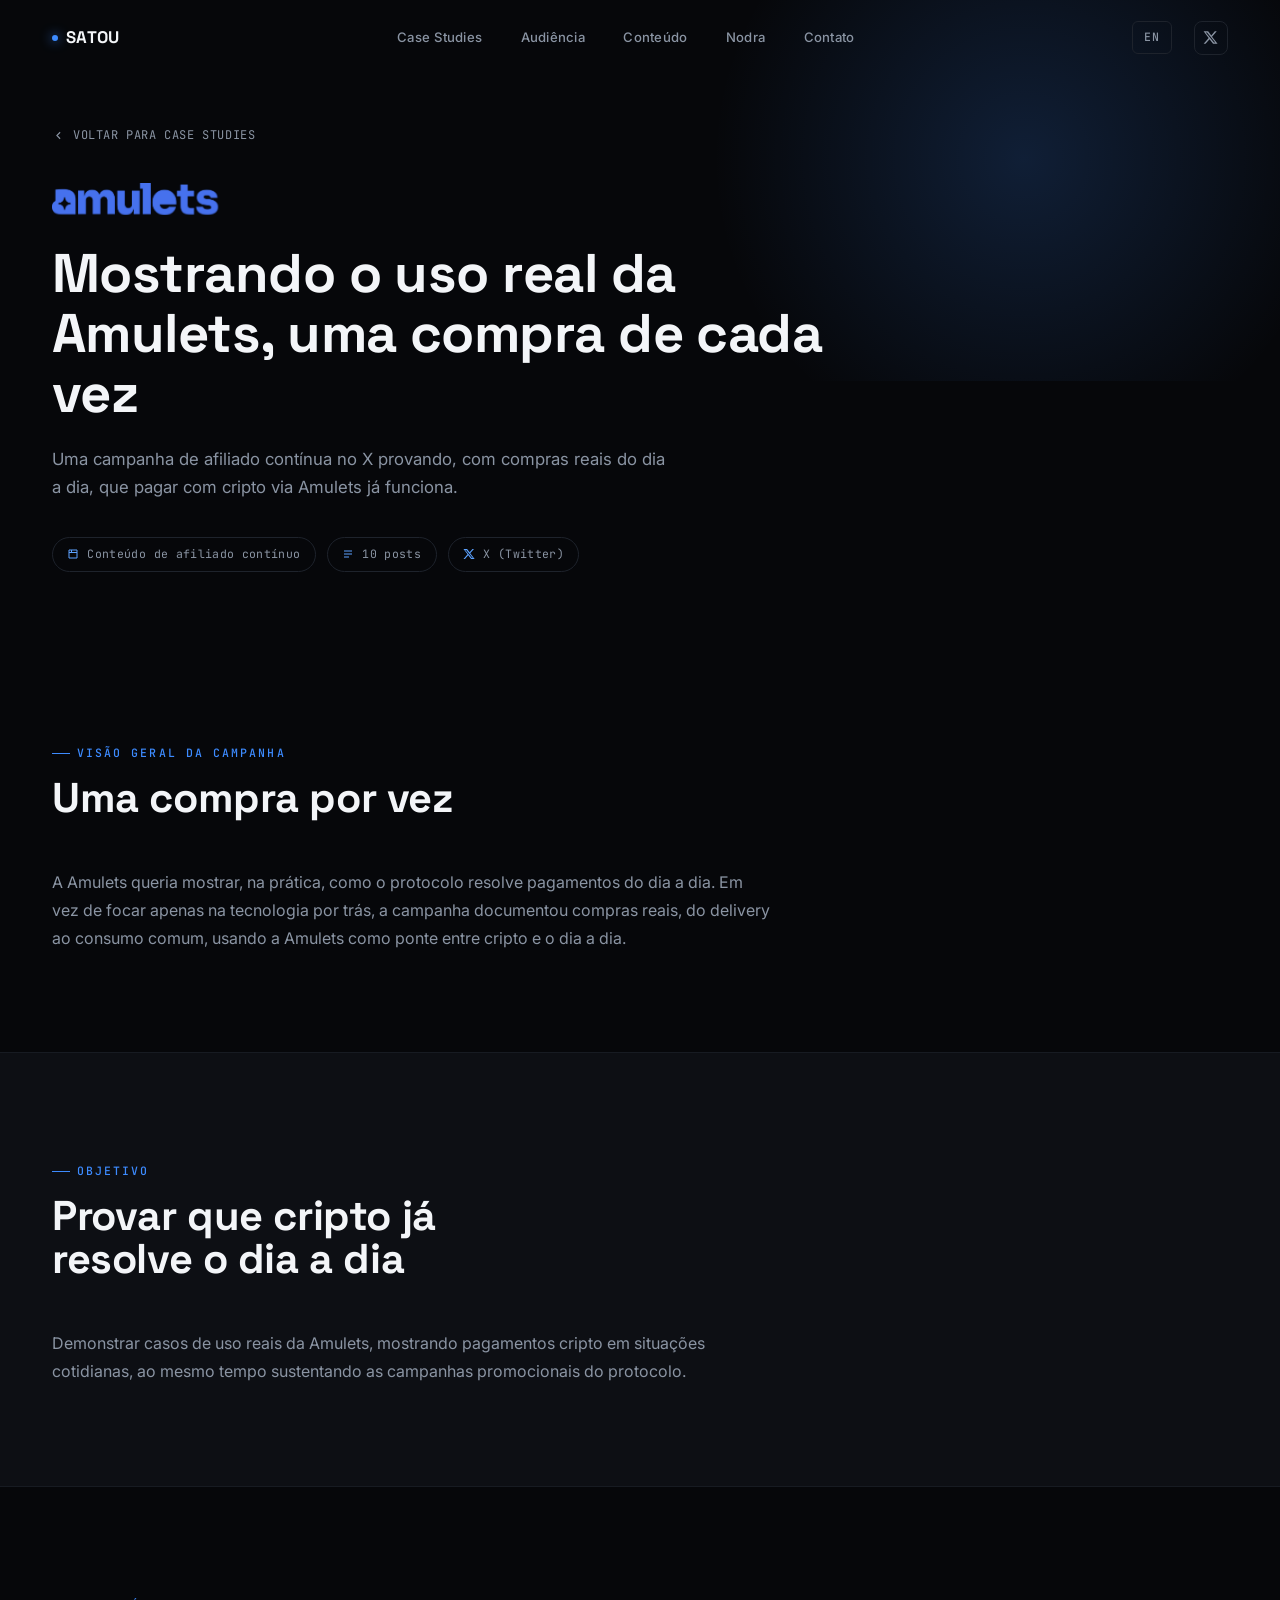
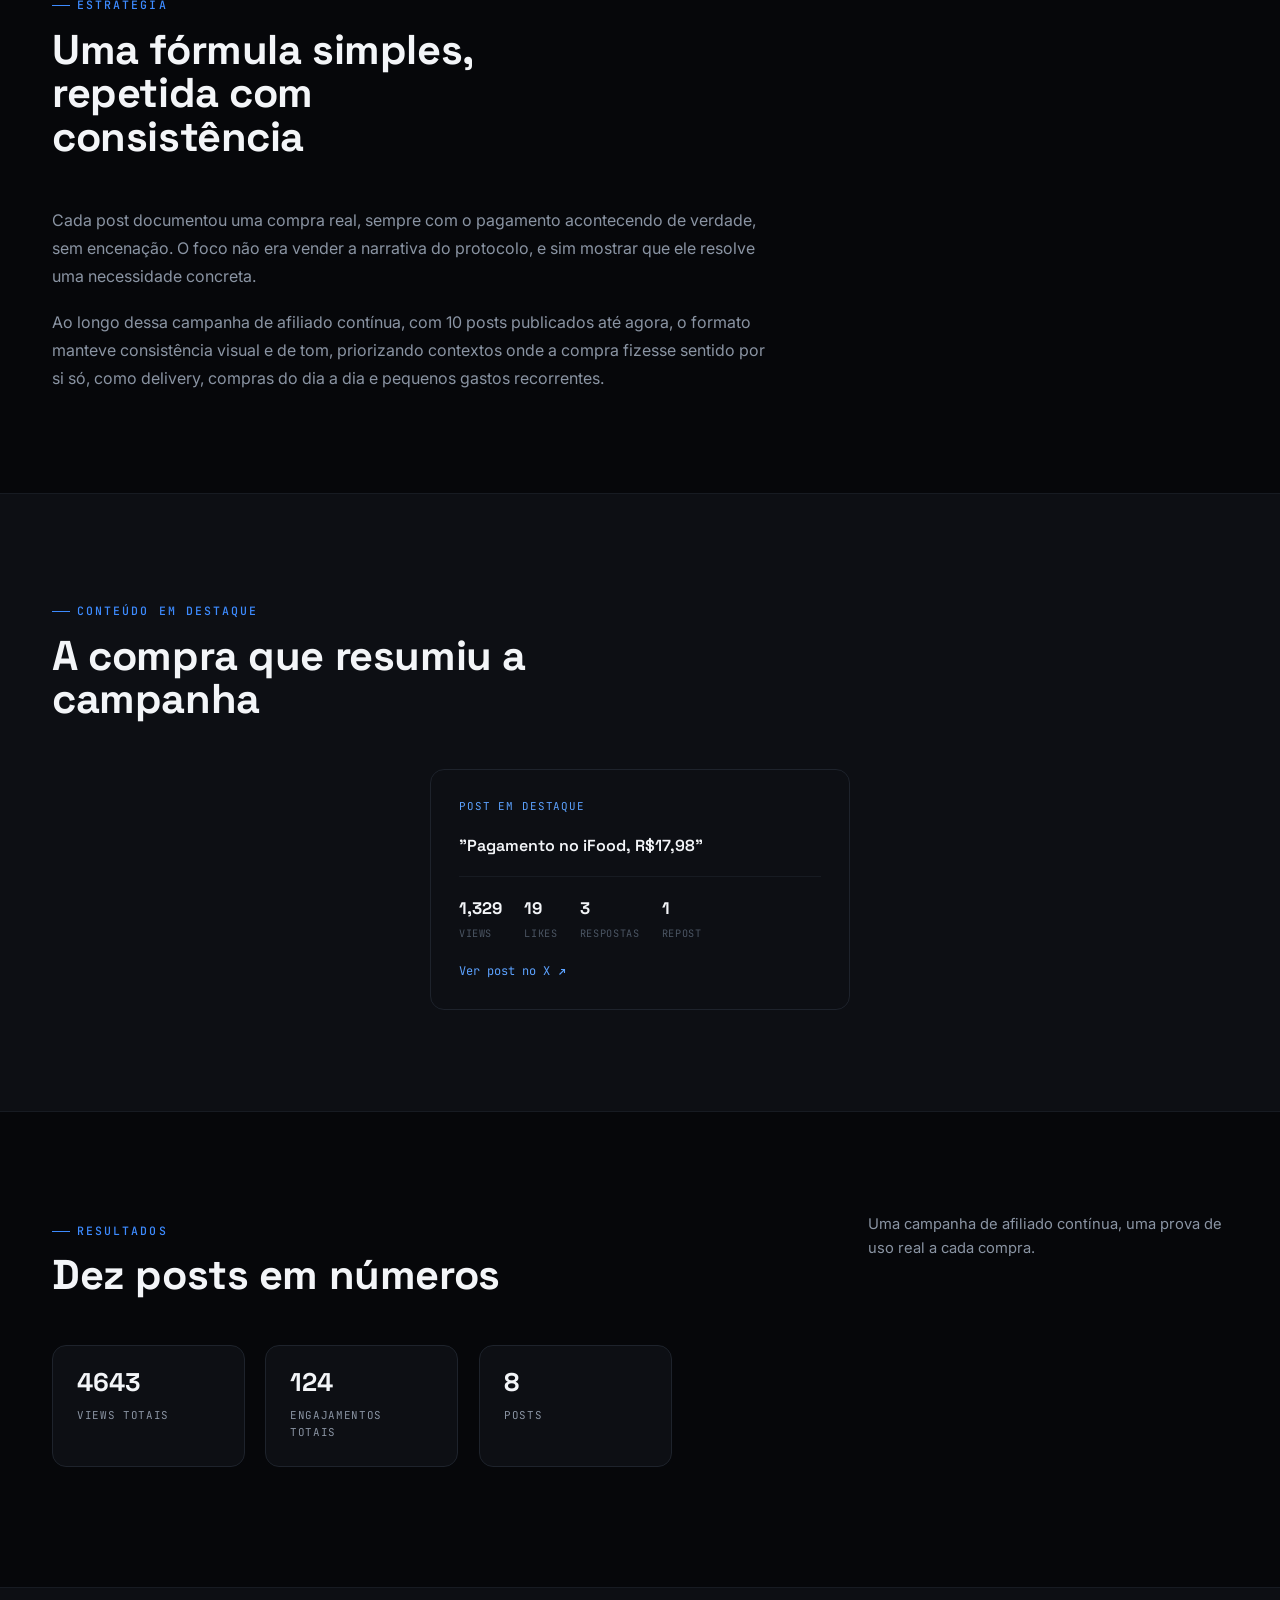
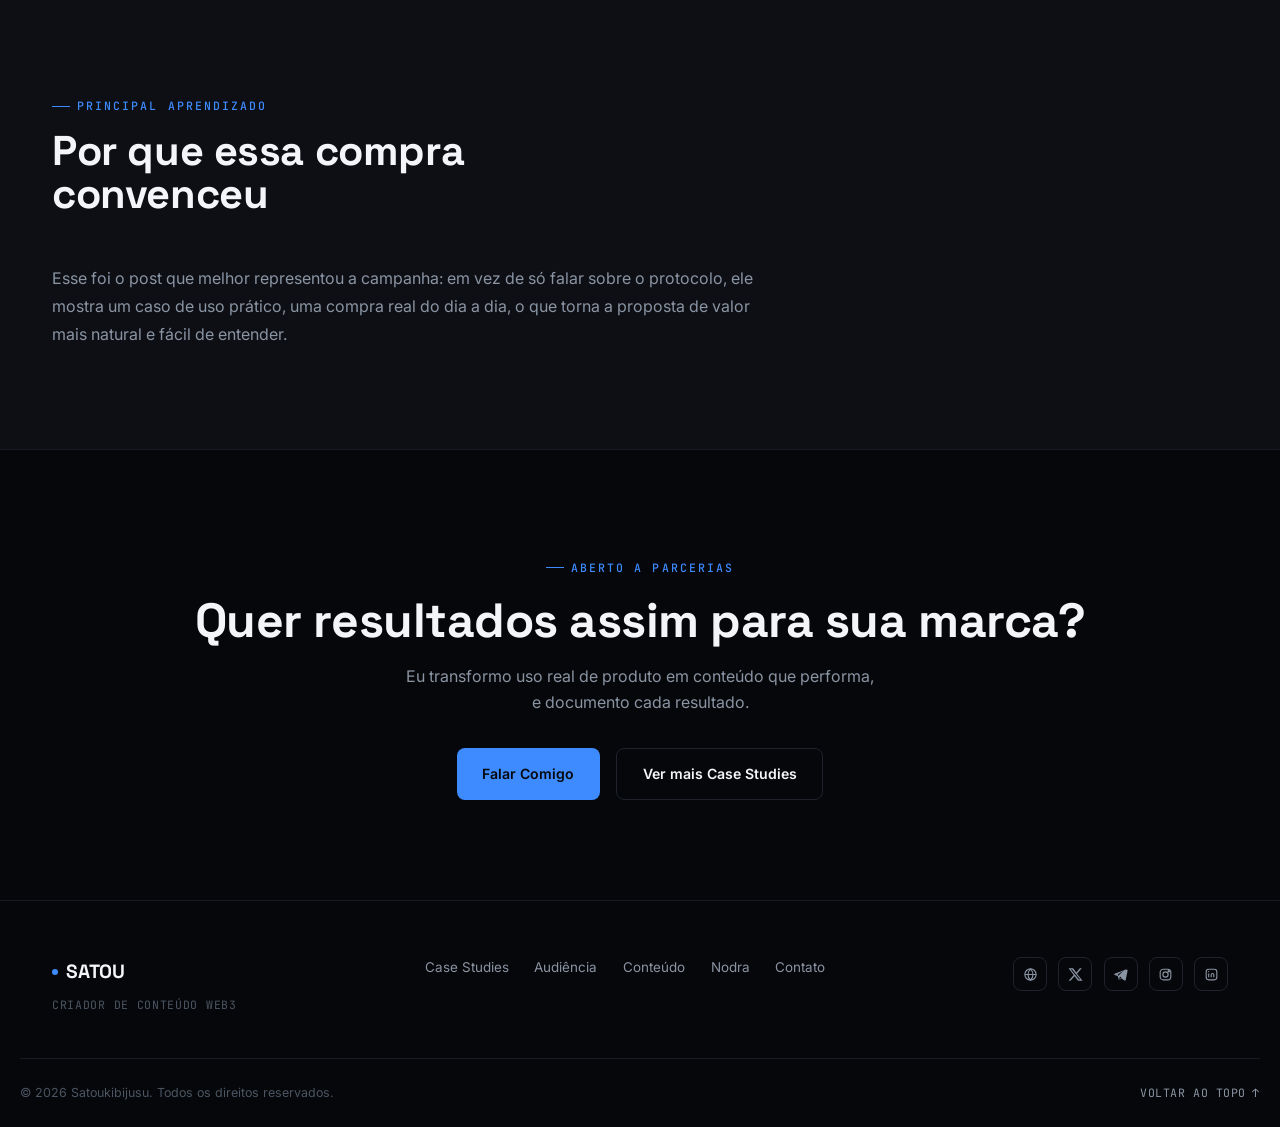
<file: case-studies/amulets.html>
<!DOCTYPE html>
<html lang="pt">
<head>
<meta charset="UTF-8">
<meta name="viewport" content="width=device-width, initial-scale=1.0">
<title>Amulets Case Study | Satou</title>
<meta name="description" content="Case study: an ongoing affiliate content partnership with Amulets on X, proving real crypto payments in everyday situations.">

<link rel="stylesheet" href="../css/style.css">
<link rel="stylesheet" href="../css/animations.css">
<link rel="stylesheet" href="../css/responsive.css">
<link rel="stylesheet" href="../css/case-study.css">
</head>
<body class="lang-pt">

  <!-- ============================================================
       NAV
       Same component as the homepage; links point back to
       ../index.html so section anchors still resolve correctly.
       ============================================================ -->
  <header class="nav">
    <div class="container nav-inner">
      <a href="../index.html" class="nav-logo">
        <span class="dot"></span>
        SATOU
      </a>

      <nav class="nav-links" aria-label="Main navigation">
        <a href="../index.html#case-studies" data-lang="pt">Case Studies</a>
        <a href="../index.html#case-studies" data-lang="en">Case Studies</a>

        <a href="../index.html#audience" data-lang="pt">Audiência</a>
        <a href="../index.html#audience" data-lang="en">Audience</a>

        <a href="../index.html#content" data-lang="pt">Conteúdo</a>
        <a href="../index.html#content" data-lang="en">Content</a>

        <a href="../index.html#nodra" data-lang="pt">Nodra</a>
        <a href="../index.html#nodra" data-lang="en">Nodra</a>

        <a href="../index.html#contact" data-lang="pt">Contato</a>
        <a href="../index.html#contact" data-lang="en">Contact</a>
      </nav>

      <div class="nav-right">
        <button class="lang-toggle" data-lang-btn type="button" aria-label="Switch language">EN</button>

        <a class="nav-social" href="https://x.com/Satoukibijusu" target="_blank" rel="noopener" aria-label="X (Twitter)">
          <svg viewBox="0 0 24 24" fill="currentColor"><path d="M18.9 2H22l-7.6 8.7L23.3 22h-7.2l-5.6-7.3L4 22H1l8.1-9.3L.9 2h7.3l5.1 6.7L18.9 2Zm-1.3 18h2L6.5 4H4.4l13.2 16Z"/></svg>
        </a>

        <button class="nav-toggle" type="button" aria-label="Open menu" aria-expanded="false">
          <span></span><span></span><span></span>
        </button>
      </div>
    </div>

    <!-- Mobile panel -->
    <div class="nav-mobile-panel">
      <a href="../index.html#case-studies" data-lang="pt">Case Studies</a>
      <a href="../index.html#case-studies" data-lang="en">Case Studies</a>

      <a href="../index.html#audience" data-lang="pt">Audiência</a>
      <a href="../index.html#audience" data-lang="en">Audience</a>

      <a href="../index.html#content" data-lang="pt">Conteúdo</a>
      <a href="../index.html#content" data-lang="en">Content</a>

      <a href="../index.html#nodra" data-lang="pt">Nodra</a>
      <a href="../index.html#nodra" data-lang="en">Nodra</a>

      <a href="../index.html#contact" data-lang="pt">Contato</a>
      <a href="../index.html#contact" data-lang="en">Contact</a>

      <div class="nav-mobile-panel-actions">
        <button class="lang-toggle" data-lang-btn type="button" aria-label="Switch language">EN</button>
        <a class="nav-social" href="https://x.com/Satoukibijusu" target="_blank" rel="noopener" aria-label="X (Twitter)">
          <svg viewBox="0 0 24 24" fill="currentColor"><path d="M18.9 2H22l-7.6 8.7L23.3 22h-7.2l-5.6-7.3L4 22H1l8.1-9.3L.9 2h7.3l5.1 6.7L18.9 2Zm-1.3 18h2L6.5 4H4.4l13.2 16Z"/></svg>
        </a>
      </div>
    </div>
  </header>

  <!-- ============================================================
       CASE HERO
       ============================================================ -->
  <section class="case-hero" id="top">
    <div class="hero-bg-glow" aria-hidden="true"></div>

    <div class="container case-hero-content">
      <a href="../index.html#case-studies" class="case-back-link">
        <svg viewBox="0 0 24 24" fill="none" stroke="currentColor" stroke-width="2"><path d="M15 18 9 12l6-6"/></svg>
        <span data-lang="pt">Voltar para Case Studies</span>
        <span data-lang="en">Back to Case Studies</span>
      </a>

      <div class="case-hero-brand" data-reveal>
        <img class="case-hero-logo" src="../assets/logos/amulets.png" alt="Amulets logo">
      </div>

      <h1 class="case-hero-title" data-reveal data-delay="1">
        <span data-lang="pt">Mostrando o uso real da Amulets, uma compra de cada vez</span>
        <span data-lang="en">Showing Amulets in real use, one purchase at a time</span>
      </h1>

      <p class="case-hero-summary" data-reveal data-delay="2">
        <span data-lang="pt">Uma campanha de afiliado contínua no X provando, com compras reais do dia a dia, que pagar com cripto via Amulets já funciona.</span>
        <span data-lang="en">An ongoing affiliate campaign on X proving, through real everyday purchases, that paying with crypto via Amulets already works.</span>
      </p>

      <div class="case-meta" data-reveal data-delay="3">
        <span class="case-meta-item">
          <svg viewBox="0 0 24 24" fill="none" stroke="currentColor" stroke-width="2"><path d="M4 4h16v16H4z"/><path d="M4 9h16M9 4v5"/></svg>
          <span data-lang="pt">Conteúdo de afiliado contínuo</span>
          <span data-lang="en">Ongoing affiliate content</span>
        </span>
        <span class="case-meta-item">
          <svg viewBox="0 0 24 24" fill="none" stroke="currentColor" stroke-width="2"><path d="M4 6h16M4 12h16M4 18h10"/></svg>
          <span data-lang="pt">10 posts</span>
          <span data-lang="en">10 posts</span>
        </span>
        <span class="case-meta-item">
          <svg viewBox="0 0 24 24" fill="currentColor"><path d="M18.9 2H22l-7.6 8.7L23.3 22h-7.2l-5.6-7.3L4 22H1l8.1-9.3L.9 2h7.3l5.1 6.7L18.9 2Zm-1.3 18h2L6.5 4H4.4l13.2 16Z"/></svg>
          <span>X (Twitter)</span>
        </span>
      </div>
    </div>
  </section>

  <!-- ============================================================
       CAMPAIGN OVERVIEW
       ============================================================ -->
  <section class="section-pad" id="overview">
    <div class="container">
      <div class="section-head" data-reveal>
        <div>
          <div class="eyebrow">
            <span data-lang="pt">Visão Geral da Campanha</span>
            <span data-lang="en">Campaign Overview</span>
          </div>
          <h2>
            <span data-lang="pt">Uma compra por vez</span>
            <span data-lang="en">One purchase at a time</span>
          </h2>
        </div>
      </div>

      <div class="case-prose" data-reveal data-delay="1">
        <p>
          <span data-lang="pt">A Amulets queria mostrar, na prática, como o protocolo resolve pagamentos do dia a dia. Em vez de focar apenas na tecnologia por trás, a campanha documentou compras reais, do delivery ao consumo comum, usando a Amulets como ponte entre cripto e o dia a dia.</span>
          <span data-lang="en">Amulets wanted to show, in practice, how the protocol handles everyday payments. Instead of focusing only on the technology behind it, the campaign documented real purchases, from food delivery to everyday spending, using Amulets as the bridge between crypto and real consumption.</span>
        </p>
      </div>
    </div>
  </section>

  <!-- ============================================================
       OBJECTIVE
       ============================================================ -->
  <section class="section-pad alt-bg" id="objective">
    <div class="container">
      <div class="section-head" data-reveal>
        <div>
          <div class="eyebrow">
            <span data-lang="pt">Objetivo</span>
            <span data-lang="en">Objective</span>
          </div>
          <h2>
            <span data-lang="pt">Provar que cripto já resolve o dia a dia</span>
            <span data-lang="en">Prove crypto already solves everyday life</span>
          </h2>
        </div>
      </div>

      <div class="case-prose" data-reveal data-delay="1">
        <p>
          <span data-lang="pt">Demonstrar casos de uso reais da Amulets, mostrando pagamentos cripto em situações cotidianas, ao mesmo tempo sustentando as campanhas promocionais do protocolo.</span>
          <span data-lang="en">Demonstrate real-world use cases of Amulets by showing crypto payments in everyday situations, while also supporting the protocol's promotional campaigns.</span>
        </p>
      </div>
    </div>
  </section>

  <!-- ============================================================
       STRATEGY
       ============================================================ -->
  <section class="section-pad" id="strategy">
    <div class="container">
      <div class="section-head" data-reveal>
        <div>
          <div class="eyebrow">
            <span data-lang="pt">Estratégia</span>
            <span data-lang="en">Strategy</span>
          </div>
          <h2>
            <span data-lang="pt">Uma fórmula simples, repetida com consistência</span>
            <span data-lang="en">A simple formula, repeated with consistency</span>
          </h2>
        </div>
      </div>

      <div class="case-prose" data-reveal data-delay="1">
        <p>
          <span data-lang="pt">Cada post documentou uma compra real, sempre com o pagamento acontecendo de verdade, sem encenação. O foco não era vender a narrativa do protocolo, e sim mostrar que ele resolve uma necessidade concreta.</span>
          <span data-lang="en">Each post documented a real purchase, with the payment actually happening, no staging. The focus wasn't selling the protocol's narrative, but showing it solves a concrete need.</span>
        </p>
        <p>
          <span data-lang="pt">Ao longo dessa campanha de afiliado contínua, com 10 posts publicados até agora, o formato manteve consistência visual e de tom, priorizando contextos onde a compra fizesse sentido por si só, como delivery, compras do dia a dia e pequenos gastos recorrentes.</span>
          <span data-lang="en">Across this ongoing affiliate campaign, with 10 posts published so far, the format kept visual and tonal consistency, prioritizing contexts where the purchase made sense on its own, like food delivery, everyday shopping and small recurring expenses.</span>
        </p>
      </div>
    </div>
  </section>

  <!-- ============================================================
       FEATURED CONTENT
       Only one post's full metrics were available for this
       campaign, so a single highlight card is used (see the
       ".highlight-grid.single" modifier in case-study.css) instead
       of inventing extra examples.
       ============================================================ -->
  <section class="section-pad alt-bg" id="highlights">
    <div class="container">
      <div class="section-head" data-reveal>
        <div>
          <div class="eyebrow">
            <span data-lang="pt">Conteúdo em Destaque</span>
            <span data-lang="en">Featured Content</span>
          </div>
          <h2>
            <span data-lang="pt">A compra que resumiu a campanha</span>
            <span data-lang="en">The purchase that summed up the campaign</span>
          </h2>
        </div>
      </div>

      <div class="highlight-grid single">
        <div class="highlight-card" data-reveal data-delay="1">
          <span class="highlight-tag">
            <span data-lang="pt">Post em destaque</span>
            <span data-lang="en">Featured post</span>
          </span>
          <p class="highlight-caption">
            <span data-lang="pt">"Pagamento no iFood, R$17,98"</span>
            <span data-lang="en">"iFood payment, R$17.98"</span>
          </p>
          <div class="highlight-stats">
            <div class="highlight-stat">
              <span class="highlight-stat-value">1,329</span>
              <span class="highlight-stat-label"><span data-lang="pt">Views</span><span data-lang="en">Views</span></span>
            </div>
            <div class="highlight-stat">
              <span class="highlight-stat-value">19</span>
              <span class="highlight-stat-label">Likes</span>
            </div>
            <div class="highlight-stat">
              <span class="highlight-stat-value">3</span>
              <span class="highlight-stat-label"><span data-lang="pt">Respostas</span><span data-lang="en">Replies</span></span>
            </div>
            <div class="highlight-stat">
              <span class="highlight-stat-value">1</span>
              <span class="highlight-stat-label"><span data-lang="pt">Repost</span><span data-lang="en">Repost</span></span>
            </div>
          </div>
          <a class="highlight-link" href="https://x.com/Satoukibijusu/status/2066539470405394480" target="_blank" rel="noopener">
            <span data-lang="pt">Ver post no X</span>
            <span data-lang="en">View post on X</span>
            <svg viewBox="0 0 24 24" fill="none" stroke="currentColor" stroke-width="2.2"><path d="M7 17 17 7M10 7h7v7"/></svg>
          </a>
        </div>
      </div>
    </div>
  </section>

  <!-- ============================================================
       RESULTS
       Only aggregate totals were available for this campaign (no
       weekly breakdown), so the KPI strip uses the "kpis-3"
       modifier instead of the full 5-metric layout.
       ============================================================ -->
  <section class="section-pad" id="results">
    <div class="container">
      <div class="section-head" data-reveal>
        <div>
          <div class="eyebrow">
            <span data-lang="pt">Resultados</span>
            <span data-lang="en">Results</span>
          </div>
          <h2>
            <span data-lang="pt">Dez posts em números</span>
            <span data-lang="en">Ten posts in numbers</span>
          </h2>
        </div>
        <p class="case-results-intro">
          <span data-lang="pt">Uma campanha de afiliado contínua, uma prova de uso real a cada compra.</span>
          <span data-lang="en">An ongoing affiliate campaign, real proof of use with every purchase.</span>
        </p>
      </div>

      <div class="dashboard-kpis kpis-3">
        <div class="kpi-card" data-reveal data-delay="1">
          <div class="kpi-value"><span data-counter data-target="6097">0</span></div>
          <div class="kpi-label"><span data-lang="pt">Views totais</span><span data-lang="en">Total views</span></div>
        </div>
        <div class="kpi-card" data-reveal data-delay="2">
          <div class="kpi-value"><span data-counter data-target="163">0</span></div>
          <div class="kpi-label"><span data-lang="pt">Engajamentos totais</span><span data-lang="en">Total engagements</span></div>
        </div>
        <div class="kpi-card" data-reveal data-delay="3">
          <div class="kpi-value"><span data-counter data-target="10">0</span></div>
          <div class="kpi-label"><span data-lang="pt">Posts</span><span data-lang="en">Posts</span></div>
        </div>
      </div>
    </div>
  </section>

  <!-- ============================================================
       KEY INSIGHT
       Presented as prose (like Objective/Strategy) rather than a
       reason-card grid, since only one qualitative insight was
       available for this campaign.
       ============================================================ -->
  <section class="section-pad alt-bg" id="insights">
    <div class="container">
      <div class="section-head" data-reveal>
        <div>
          <div class="eyebrow">
            <span data-lang="pt">Principal Aprendizado</span>
            <span data-lang="en">Key Insight</span>
          </div>
          <h2>
            <span data-lang="pt">Por que essa compra convenceu</span>
            <span data-lang="en">Why this purchase convinced</span>
          </h2>
        </div>
      </div>

      <div class="case-prose" data-reveal data-delay="1">
        <p>
          <span data-lang="pt">Esse foi o post que melhor representou a campanha: em vez de só falar sobre o protocolo, ele mostra um caso de uso prático, uma compra real do dia a dia, o que torna a proposta de valor mais natural e fácil de entender.</span>
          <span data-lang="en">This was the post that best represented the campaign: instead of just talking about the protocol, it shows a practical use case, a real everyday purchase, making the value proposition more natural and easier to grasp.</span>
        </p>
      </div>
    </div>
  </section>

  <!-- ============================================================
       FINAL CTA
       ============================================================ -->
  <section class="section-pad case-final-cta" id="case-cta">
    <div class="container">
      <div class="eyebrow">
        <span data-lang="pt">Aberto a parcerias</span>
        <span data-lang="en">Open to partnerships</span>
      </div>
      <h2 data-reveal>
        <span data-lang="pt">Quer resultados assim para sua marca?</span>
        <span data-lang="en">Want results like this for your brand?</span>
      </h2>
      <p data-reveal data-delay="1">
        <span data-lang="pt">Eu transformo uso real de produto em conteúdo que performa, e documento cada resultado.</span>
        <span data-lang="en">I turn real product usage into content that performs, and I document every result.</span>
      </p>
      <div class="case-final-actions" data-reveal data-delay="2">
        <a href="../index.html#contact" class="btn btn-primary">
          <span data-lang="pt">Falar Comigo</span>
          <span data-lang="en">Get in Touch</span>
        </a>
        <a href="../index.html#case-studies" class="btn btn-ghost">
          <span data-lang="pt">Ver mais Case Studies</span>
          <span data-lang="en">View more Case Studies</span>
        </a>
      </div>
    </div>
  </section>

  <!-- ============================================================
       FOOTER
       Same component as the homepage; links point back to
       ../index.html so section anchors still resolve correctly.
       ============================================================ -->
  <footer class="site-footer">
    <div class="container footer-inner">
      <div>
        <div class="footer-brand-name"><span class="dot"></span>SATOU</div>
        <div class="footer-brand-role">
          <span data-lang="pt">Criador de Conteúdo Web3</span>
          <span data-lang="en">Web3 Content Creator</span>
        </div>
      </div>

      <nav class="footer-nav" aria-label="Footer navigation">
        <a href="../index.html#case-studies"><span data-lang="pt">Case Studies</span><span data-lang="en">Case Studies</span></a>
        <a href="../index.html#audience"><span data-lang="pt">Audiência</span><span data-lang="en">Audience</span></a>
        <a href="../index.html#content"><span data-lang="pt">Conteúdo</span><span data-lang="en">Content</span></a>
        <a href="../index.html#nodra">Nodra</a>
        <a href="../index.html#contact"><span data-lang="pt">Contato</span><span data-lang="en">Contact</span></a>
      </nav>

      <div class="footer-social">
        <a class="nav-social" href="https://nodra.netlify.app/" target="_blank" rel="noopener" aria-label="Nodra">
          <svg viewBox="0 0 24 24" fill="none" stroke="currentColor" stroke-width="1.8"><circle cx="12" cy="12" r="9"/><path d="M3 12h18M12 3c2.5 2.6 4 6 4 9s-1.5 6.4-4 9c-2.5-2.6-4-6-4-9s1.5-6.4 4-9Z"/></svg>
        </a>
        <a class="nav-social" href="https://x.com/Satoukibijusu" target="_blank" rel="noopener" aria-label="X (Twitter)">
          <svg viewBox="0 0 24 24" fill="currentColor"><path d="M18.9 2H22l-7.6 8.7L23.3 22h-7.2l-5.6-7.3L4 22H1l8.1-9.3L.9 2h7.3l5.1 6.7L18.9 2Zm-1.3 18h2L6.5 4H4.4l13.2 16Z"/></svg>
        </a>
        <a class="nav-social" href="https://t.me/Satoukibijusu" target="_blank" rel="noopener" aria-label="Telegram">
          <svg viewBox="0 0 24 24" fill="currentColor"><path d="M21.5 3.5 2.7 10.9c-1.1.4-1.1 1.6.1 2l4.6 1.4 1.8 5.6c.2.7 1.1.9 1.6.4l2.6-2.4 4.7 3.5c.8.6 2 .2 2.2-.8l3-14.4c.3-1.2-.9-2.2-2-1.7ZM8.6 14.9l-1-3 9.5-6.4-8.5 8.6Zm1.3 4 1.3-3.7 2 1.5-2.6 3.3c-.2.2-.6.1-.7-.1Z"/></svg>
        </a>
        <!-- TODO: confirm and update the real Instagram URL -->
        <a class="nav-social" href="#" target="_blank" rel="noopener" aria-label="Instagram">
          <svg viewBox="0 0 24 24" fill="none" stroke="currentColor" stroke-width="1.8"><rect x="3.5" y="3.5" width="17" height="17" rx="5"/><circle cx="12" cy="12" r="4.2"/><circle cx="17.2" cy="6.8" r="1"/></svg>
        </a>
        <!-- TODO: confirm and update the real LinkedIn URL -->
        <a class="nav-social" href="#" target="_blank" rel="noopener" aria-label="LinkedIn">
          <svg viewBox="0 0 24 24" fill="none" stroke="currentColor" stroke-width="1.8"><rect x="3.5" y="3.5" width="17" height="17" rx="4"/><line x1="7.5" y1="10.5" x2="7.5" y2="16.5"/><circle cx="7.5" cy="7.3" r="0.9" fill="currentColor" stroke="none"/><path d="M11.5 16.5v-4c0-1.4 1-2.2 2.2-2.2 1.2 0 2 .8 2 2.2v4"/></svg>
        </a>
      </div>
    </div>

    <div class="container footer-bottom">
      <span class="footer-copy">
        <span data-lang="pt">© 2026 Satoukibijusu. Todos os direitos reservados.</span>
        <span data-lang="en">© 2026 Satoukibijusu. All rights reserved.</span>
      </span>
      <a href="#top" class="footer-top">
        <span data-lang="pt">Voltar ao topo</span>
        <span data-lang="en">Back to top</span>
        ↑
      </a>
    </div>
  </footer>

  <script src="../js/main.js"></script>
</body>
</html>
</file>
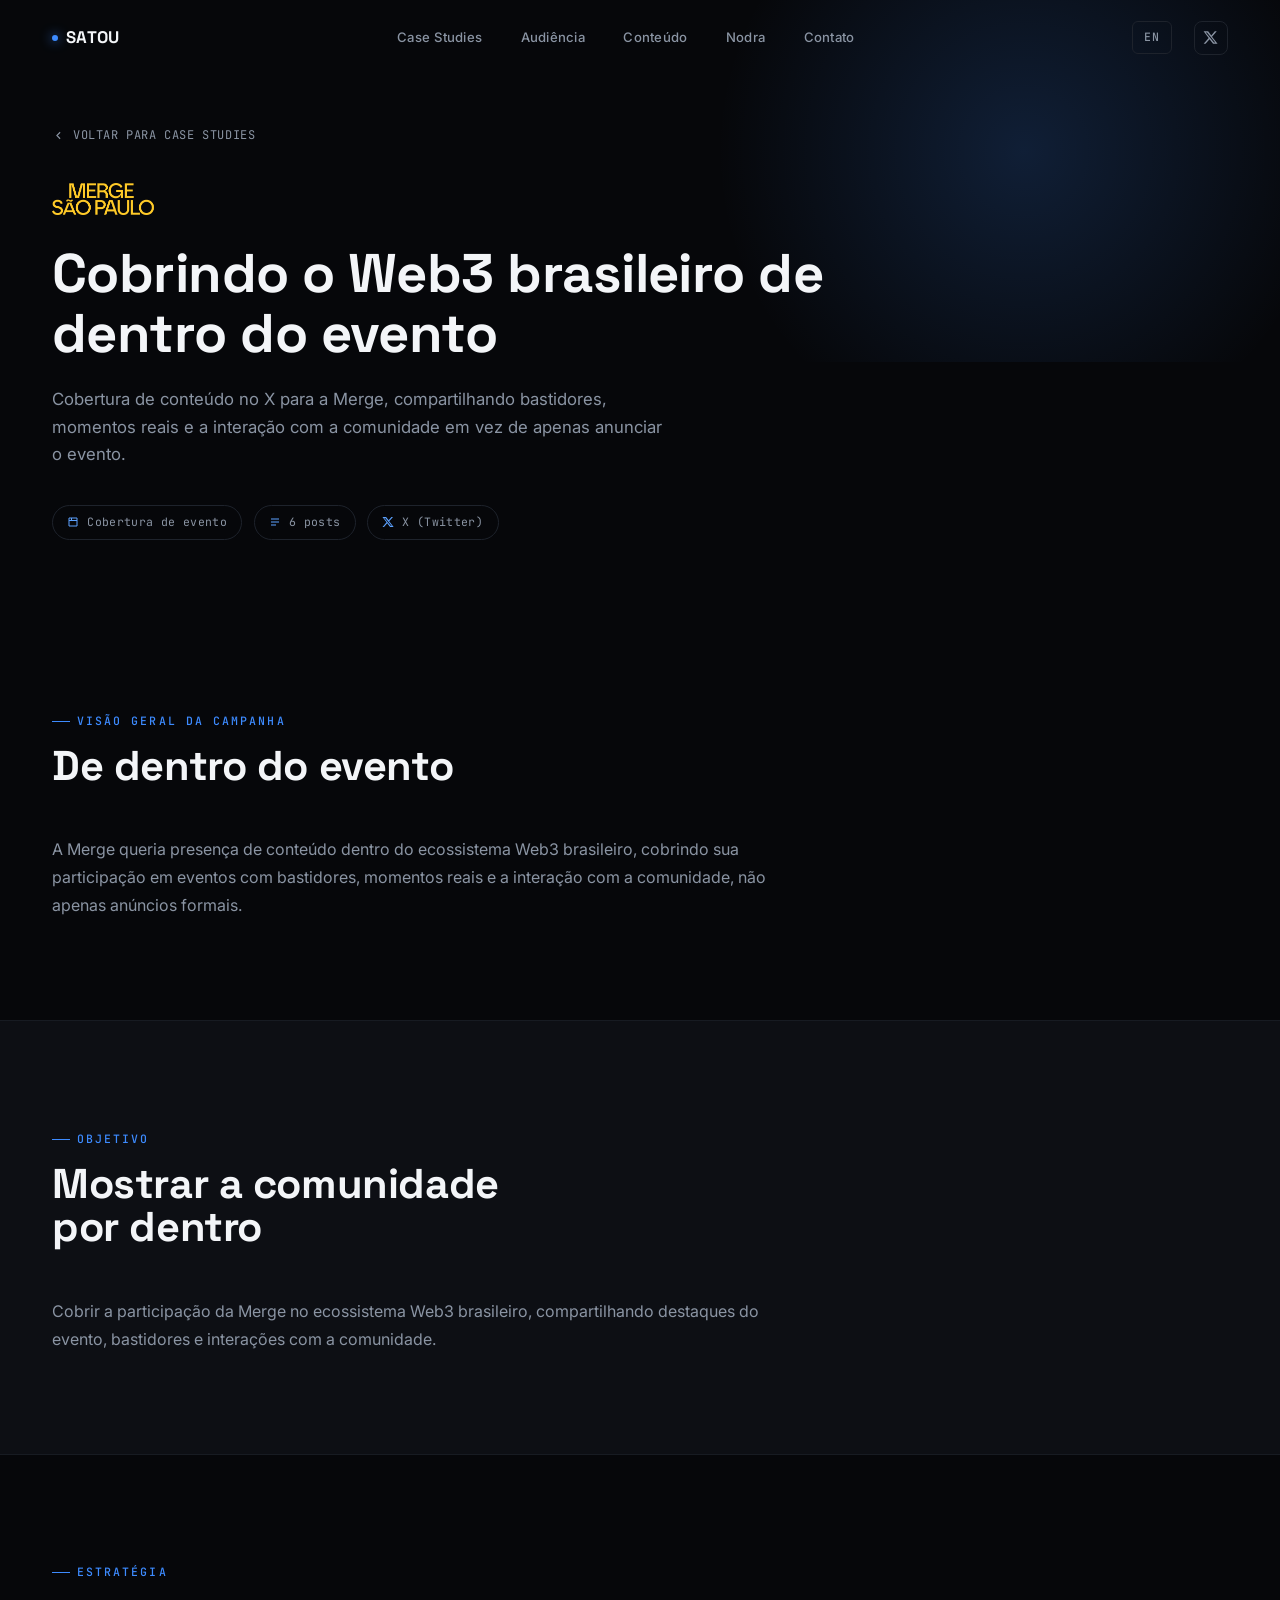
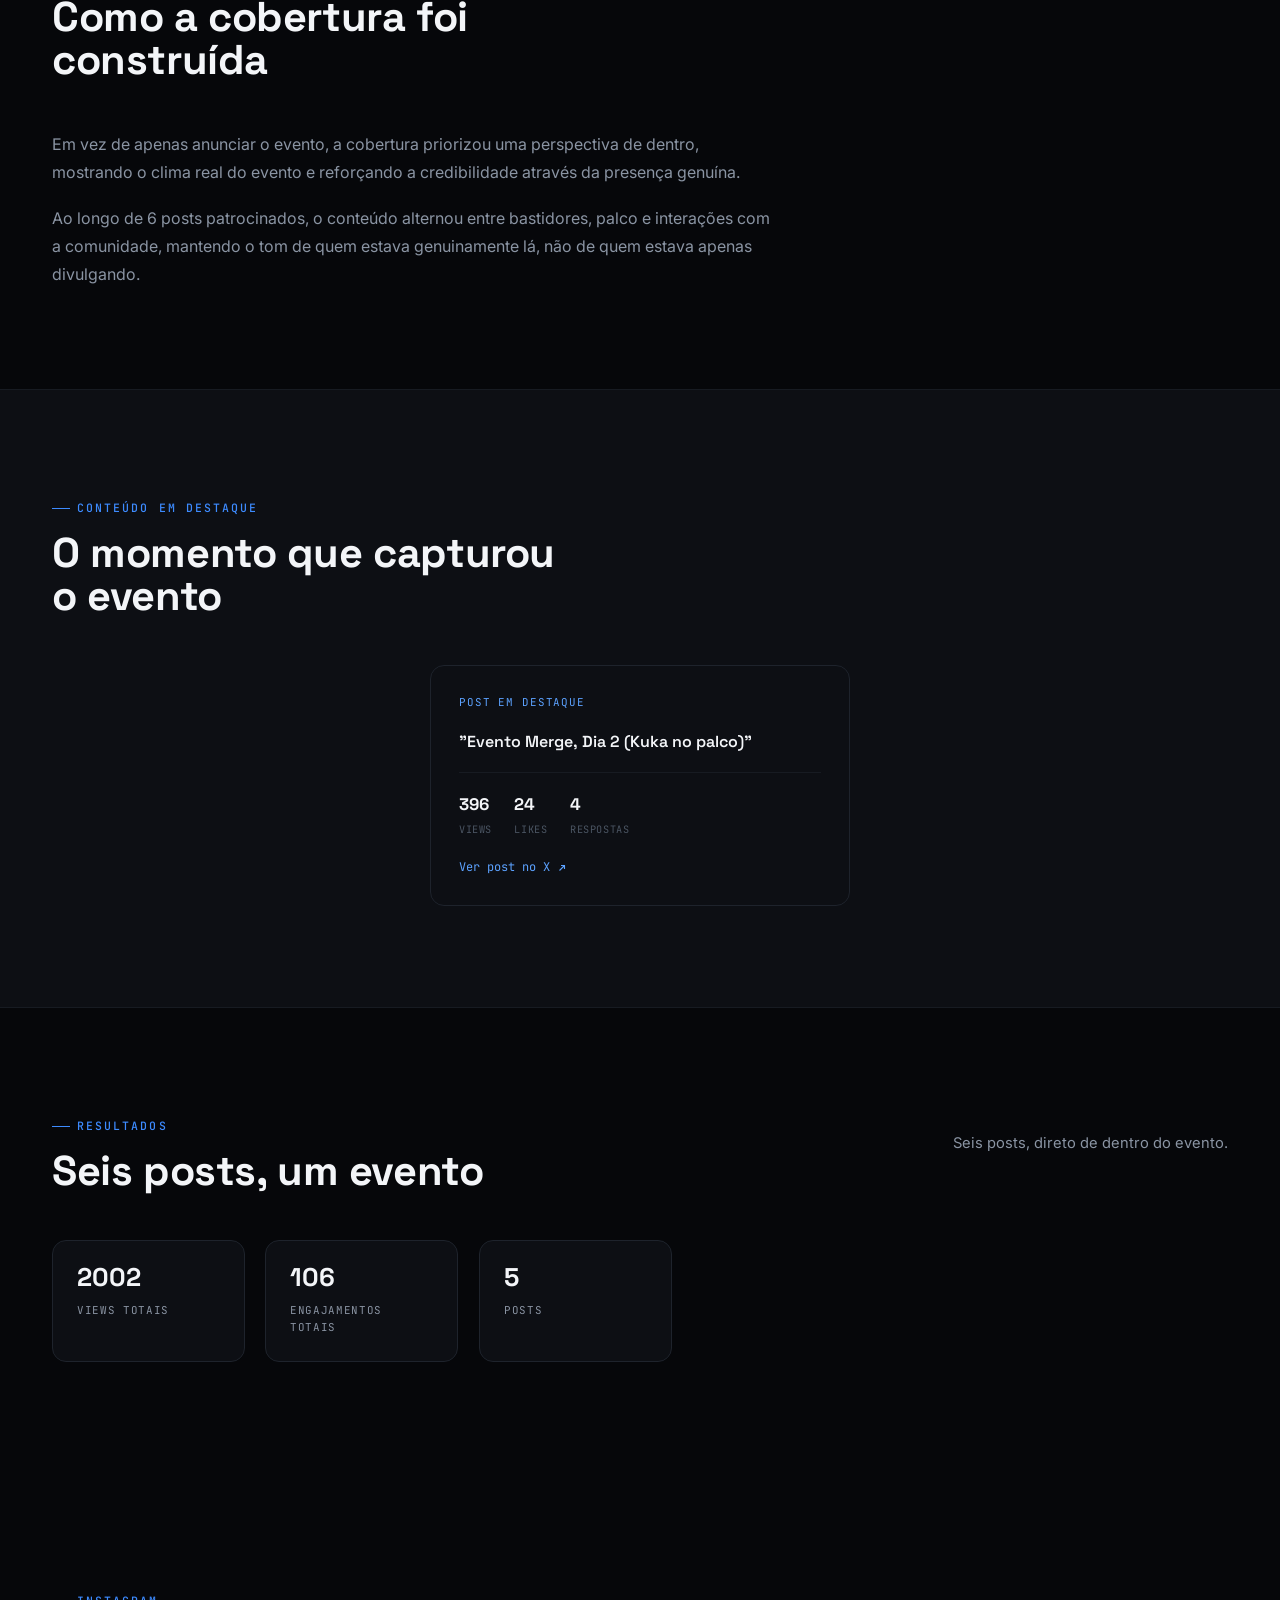
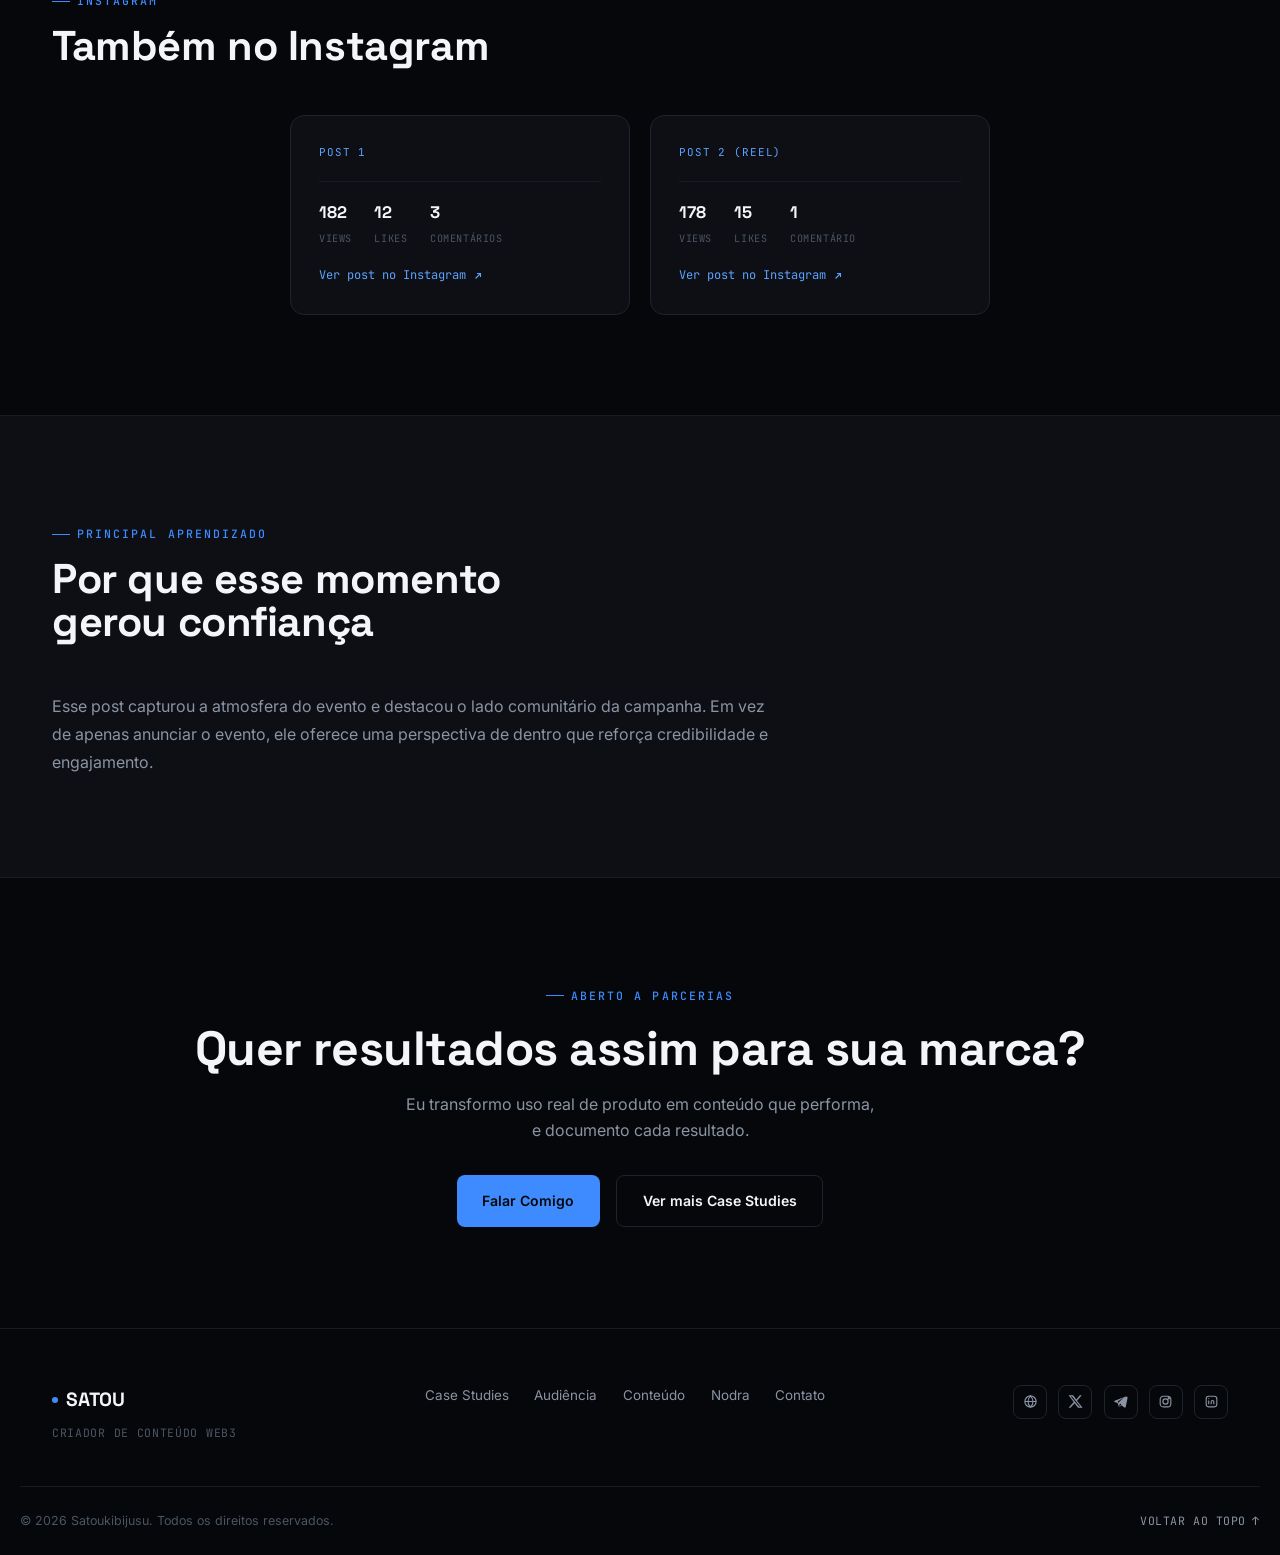
<file: case-studies/merge.html>
<!DOCTYPE html>
<html lang="pt">
<head>
<meta charset="UTF-8">
<meta name="viewport" content="width=device-width, initial-scale=1.0">
<title>Merge São Paulo Case Study | Satou</title>
<meta name="description" content="Case study: event coverage for Merge São Paulo on X, sharing behind-the-scenes moments and community interactions from inside the Brazilian Web3 ecosystem.">

<link rel="stylesheet" href="../css/style.css">
<link rel="stylesheet" href="../css/animations.css">
<link rel="stylesheet" href="../css/responsive.css">
<link rel="stylesheet" href="../css/case-study.css">
</head>
<body class="lang-pt">

  <!-- ============================================================
       NAV
       Same component as the homepage; links point back to
       ../index.html so section anchors still resolve correctly.
       ============================================================ -->
  <header class="nav">
    <div class="container nav-inner">
      <a href="../index.html" class="nav-logo">
        <span class="dot"></span>
        SATOU
      </a>

      <nav class="nav-links" aria-label="Main navigation">
        <a href="../index.html#case-studies" data-lang="pt">Case Studies</a>
        <a href="../index.html#case-studies" data-lang="en">Case Studies</a>

        <a href="../index.html#audience" data-lang="pt">Audiência</a>
        <a href="../index.html#audience" data-lang="en">Audience</a>

        <a href="../index.html#content" data-lang="pt">Conteúdo</a>
        <a href="../index.html#content" data-lang="en">Content</a>

        <a href="../index.html#nodra" data-lang="pt">Nodra</a>
        <a href="../index.html#nodra" data-lang="en">Nodra</a>

        <a href="../index.html#contact" data-lang="pt">Contato</a>
        <a href="../index.html#contact" data-lang="en">Contact</a>
      </nav>

      <div class="nav-right">
        <button class="lang-toggle" data-lang-btn type="button" aria-label="Switch language">EN</button>

        <a class="nav-social" href="https://x.com/Satoukibijusu" target="_blank" rel="noopener" aria-label="X (Twitter)">
          <svg viewBox="0 0 24 24" fill="currentColor"><path d="M18.9 2H22l-7.6 8.7L23.3 22h-7.2l-5.6-7.3L4 22H1l8.1-9.3L.9 2h7.3l5.1 6.7L18.9 2Zm-1.3 18h2L6.5 4H4.4l13.2 16Z"/></svg>
        </a>

        <button class="nav-toggle" type="button" aria-label="Open menu" aria-expanded="false">
          <span></span><span></span><span></span>
        </button>
      </div>
    </div>

    <!-- Mobile panel -->
    <div class="nav-mobile-panel">
      <a href="../index.html#case-studies" data-lang="pt">Case Studies</a>
      <a href="../index.html#case-studies" data-lang="en">Case Studies</a>

      <a href="../index.html#audience" data-lang="pt">Audiência</a>
      <a href="../index.html#audience" data-lang="en">Audience</a>

      <a href="../index.html#content" data-lang="pt">Conteúdo</a>
      <a href="../index.html#content" data-lang="en">Content</a>

      <a href="../index.html#nodra" data-lang="pt">Nodra</a>
      <a href="../index.html#nodra" data-lang="en">Nodra</a>

      <a href="../index.html#contact" data-lang="pt">Contato</a>
      <a href="../index.html#contact" data-lang="en">Contact</a>

      <div class="nav-mobile-panel-actions">
        <button class="lang-toggle" data-lang-btn type="button" aria-label="Switch language">EN</button>
        <a class="nav-social" href="https://x.com/Satoukibijusu" target="_blank" rel="noopener" aria-label="X (Twitter)">
          <svg viewBox="0 0 24 24" fill="currentColor"><path d="M18.9 2H22l-7.6 8.7L23.3 22h-7.2l-5.6-7.3L4 22H1l8.1-9.3L.9 2h7.3l5.1 6.7L18.9 2Zm-1.3 18h2L6.5 4H4.4l13.2 16Z"/></svg>
        </a>
      </div>
    </div>
  </header>

  <!-- ============================================================
       CASE HERO
       ============================================================ -->
  <section class="case-hero" id="top">
    <div class="hero-bg-glow" aria-hidden="true"></div>

    <div class="container case-hero-content">
      <a href="../index.html#case-studies" class="case-back-link">
        <svg viewBox="0 0 24 24" fill="none" stroke="currentColor" stroke-width="2"><path d="M15 18 9 12l6-6"/></svg>
        <span data-lang="pt">Voltar para Case Studies</span>
        <span data-lang="en">Back to Case Studies</span>
      </a>

      <div class="case-hero-brand" data-reveal>
        <img class="case-hero-logo" src="../assets/logos/mmerge.png" alt="Merge São Paulo logo">
      </div>

      <h1 class="case-hero-title" data-reveal data-delay="1">
        <span data-lang="pt">Cobrindo o Web3 brasileiro de dentro do evento</span>
        <span data-lang="en">Covering Brazilian Web3 from inside the event</span>
      </h1>

      <p class="case-hero-summary" data-reveal data-delay="2">
        <span data-lang="pt">Cobertura de conteúdo no X para a Merge, compartilhando bastidores, momentos reais e a interação com a comunidade em vez de apenas anunciar o evento.</span>
        <span data-lang="en">Content coverage on X for Merge, sharing behind-the-scenes moments, real interactions and community engagement instead of just announcing the event.</span>
      </p>

      <div class="case-meta" data-reveal data-delay="3">
        <span class="case-meta-item">
          <svg viewBox="0 0 24 24" fill="none" stroke="currentColor" stroke-width="2"><path d="M4 4h16v16H4z"/><path d="M4 9h16M9 4v5"/></svg>
          <span data-lang="pt">Cobertura de evento</span>
          <span data-lang="en">Event coverage</span>
        </span>
        <span class="case-meta-item">
          <svg viewBox="0 0 24 24" fill="none" stroke="currentColor" stroke-width="2"><path d="M4 6h16M4 12h16M4 18h10"/></svg>
          <span data-lang="pt">6 posts</span>
          <span data-lang="en">6 posts</span>
        </span>
        <span class="case-meta-item">
          <svg viewBox="0 0 24 24" fill="currentColor"><path d="M18.9 2H22l-7.6 8.7L23.3 22h-7.2l-5.6-7.3L4 22H1l8.1-9.3L.9 2h7.3l5.1 6.7L18.9 2Zm-1.3 18h2L6.5 4H4.4l13.2 16Z"/></svg>
          <span>X (Twitter)</span>
        </span>
      </div>
    </div>
  </section>

  <!-- ============================================================
       CAMPAIGN OVERVIEW
       ============================================================ -->
  <section class="section-pad" id="overview">
    <div class="container">
      <div class="section-head" data-reveal>
        <div>
          <div class="eyebrow">
            <span data-lang="pt">Visão Geral da Campanha</span>
            <span data-lang="en">Campaign Overview</span>
          </div>
          <h2>
            <span data-lang="pt">De dentro do evento</span>
            <span data-lang="en">From inside the event</span>
          </h2>
        </div>
      </div>

      <div class="case-prose" data-reveal data-delay="1">
        <p>
          <span data-lang="pt">A Merge queria presença de conteúdo dentro do ecossistema Web3 brasileiro, cobrindo sua participação em eventos com bastidores, momentos reais e a interação com a comunidade, não apenas anúncios formais.</span>
          <span data-lang="en">Merge wanted content presence inside the Brazilian Web3 ecosystem, covering its participation in events with behind-the-scenes moments, real interactions and community engagement, not just formal announcements.</span>
        </p>
      </div>
    </div>
  </section>

  <!-- ============================================================
       OBJECTIVE
       ============================================================ -->
  <section class="section-pad alt-bg" id="objective">
    <div class="container">
      <div class="section-head" data-reveal>
        <div>
          <div class="eyebrow">
            <span data-lang="pt">Objetivo</span>
            <span data-lang="en">Objective</span>
          </div>
          <h2>
            <span data-lang="pt">Mostrar a comunidade por dentro</span>
            <span data-lang="en">Show the community from the inside</span>
          </h2>
        </div>
      </div>

      <div class="case-prose" data-reveal data-delay="1">
        <p>
          <span data-lang="pt">Cobrir a participação da Merge no ecossistema Web3 brasileiro, compartilhando destaques do evento, bastidores e interações com a comunidade.</span>
          <span data-lang="en">Cover Merge's participation in the Brazilian Web3 ecosystem by sharing event highlights, behind-the-scenes moments and community interactions.</span>
        </p>
      </div>
    </div>
  </section>

  <!-- ============================================================
       STRATEGY
       ============================================================ -->
  <section class="section-pad" id="strategy">
    <div class="container">
      <div class="section-head" data-reveal>
        <div>
          <div class="eyebrow">
            <span data-lang="pt">Estratégia</span>
            <span data-lang="en">Strategy</span>
          </div>
          <h2>
            <span data-lang="pt">Como a cobertura foi construída</span>
            <span data-lang="en">How the coverage was built</span>
          </h2>
        </div>
      </div>

      <div class="case-prose" data-reveal data-delay="1">
        <p>
          <span data-lang="pt">Em vez de apenas anunciar o evento, a cobertura priorizou uma perspectiva de dentro, mostrando o clima real do evento e reforçando a credibilidade através da presença genuína.</span>
          <span data-lang="en">Instead of just announcing the event, the coverage prioritized an inside perspective, showing the event's real atmosphere and reinforcing credibility through genuine presence.</span>
        </p>
        <p>
          <span data-lang="pt">Ao longo de 6 posts patrocinados, o conteúdo alternou entre bastidores, palco e interações com a comunidade, mantendo o tom de quem estava genuinamente lá, não de quem estava apenas divulgando.</span>
          <span data-lang="en">Across 6 sponsored posts, the content alternated between behind-the-scenes, on-stage moments and community interactions, keeping the tone of someone genuinely there, not just promoting.</span>
        </p>
      </div>
    </div>
  </section>

  <!-- ============================================================
       FEATURED CONTENT
       Only one post's full metrics were available for this
       campaign, so a single highlight card is used (see the
       ".highlight-grid.single" modifier in case-study.css) instead
       of inventing extra examples.
       ============================================================ -->
  <section class="section-pad alt-bg" id="highlights">
    <div class="container">
      <div class="section-head" data-reveal>
        <div>
          <div class="eyebrow">
            <span data-lang="pt">Conteúdo em Destaque</span>
            <span data-lang="en">Featured Content</span>
          </div>
          <h2>
            <span data-lang="pt">O momento que capturou o evento</span>
            <span data-lang="en">The moment that captured the event</span>
          </h2>
        </div>
      </div>

      <div class="highlight-grid single">
        <div class="highlight-card" data-reveal data-delay="1">
          <span class="highlight-tag">
            <span data-lang="pt">Post em destaque</span>
            <span data-lang="en">Featured post</span>
          </span>
          <p class="highlight-caption">
            <span data-lang="pt">"Evento Merge, Dia 2 (Kuka no palco)"</span>
            <span data-lang="en">"Merge Event, Day 2 (Kuka on stage)"</span>
          </p>
          <div class="highlight-stats">
            <div class="highlight-stat">
              <span class="highlight-stat-value">396</span>
              <span class="highlight-stat-label"><span data-lang="pt">Views</span><span data-lang="en">Views</span></span>
            </div>
            <div class="highlight-stat">
              <span class="highlight-stat-value">24</span>
              <span class="highlight-stat-label">Likes</span>
            </div>
            <div class="highlight-stat">
              <span class="highlight-stat-value">4</span>
              <span class="highlight-stat-label"><span data-lang="pt">Respostas</span><span data-lang="en">Replies</span></span>
            </div>
          </div>
          <a class="highlight-link" href="https://x.com/Satoukibijusu/status/2034702438477746306" target="_blank" rel="noopener">
            <span data-lang="pt">Ver post no X</span>
            <span data-lang="en">View post on X</span>
            <svg viewBox="0 0 24 24" fill="none" stroke="currentColor" stroke-width="2.2"><path d="M7 17 17 7M10 7h7v7"/></svg>
          </a>
        </div>
      </div>
    </div>
  </section>

  <!-- ============================================================
       RESULTS
       Only aggregate totals were available for this campaign (no
       weekly breakdown), so the KPI strip uses the "kpis-3"
       modifier instead of the full 5-metric layout.
       ============================================================ -->
  <section class="section-pad" id="results">
    <div class="container">
      <div class="section-head" data-reveal>
        <div>
          <div class="eyebrow">
            <span data-lang="pt">Resultados</span>
            <span data-lang="en">Results</span>
          </div>
          <h2>
            <span data-lang="pt">Seis posts, um evento</span>
            <span data-lang="en">Six posts, one event</span>
          </h2>
        </div>
        <p class="case-results-intro">
          <span data-lang="pt">Seis posts, direto de dentro do evento.</span>
          <span data-lang="en">Six posts, straight from inside the event.</span>
        </p>
      </div>

      <div class="dashboard-kpis kpis-3">
        <div class="kpi-card" data-reveal data-delay="1">
          <div class="kpi-value"><span data-counter data-target="2562">0</span></div>
          <div class="kpi-label"><span data-lang="pt">Views totais</span><span data-lang="en">Total views</span></div>
        </div>
        <div class="kpi-card" data-reveal data-delay="2">
          <div class="kpi-value"><span data-counter data-target="135">0</span></div>
          <div class="kpi-label"><span data-lang="pt">Engajamentos totais</span><span data-lang="en">Total engagements</span></div>
        </div>
        <div class="kpi-card" data-reveal data-delay="3">
          <div class="kpi-value"><span data-counter data-target="6">0</span></div>
          <div class="kpi-label"><span data-lang="pt">Posts</span><span data-lang="en">Posts</span></div>
        </div>
      </div>
    </div>
  </section>

  <!-- ============================================================
       INSTAGRAM
       Reuses the same .highlight-card component as Featured
       Content above, just with the ".pair" grid modifier since
       there are exactly 2 posts to show here.
       ============================================================ -->
  <section class="section-pad" id="instagram">
    <div class="container">
      <div class="section-head" data-reveal>
        <div>
          <div class="eyebrow">Instagram</div>
          <h2>
            <span data-lang="pt">Também no Instagram</span>
            <span data-lang="en">Also on Instagram</span>
          </h2>
        </div>
      </div>

      <div class="highlight-grid pair">
        <div class="highlight-card" data-reveal data-delay="1">
          <span class="highlight-tag">
            <span data-lang="pt">Post 1</span>
            <span data-lang="en">Post 1</span>
          </span>
          <div class="highlight-stats">
            <div class="highlight-stat">
              <span class="highlight-stat-value">182</span>
              <span class="highlight-stat-label"><span data-lang="pt">Views</span><span data-lang="en">Views</span></span>
            </div>
            <div class="highlight-stat">
              <span class="highlight-stat-value">12</span>
              <span class="highlight-stat-label">Likes</span>
            </div>
            <div class="highlight-stat">
              <span class="highlight-stat-value">3</span>
              <span class="highlight-stat-label"><span data-lang="pt">Comentários</span><span data-lang="en">Comments</span></span>
            </div>
          </div>
          <a class="highlight-link" href="https://www.instagram.com/p/DVRq-tyCU6P/?utm_source=ig_web_copy_link&igsh=MzRlODBiNWFlZA==" target="_blank" rel="noopener">
            <span data-lang="pt">Ver post no Instagram</span>
            <span data-lang="en">View post on Instagram</span>
            <svg viewBox="0 0 24 24" fill="none" stroke="currentColor" stroke-width="2.2"><path d="M7 17 17 7M10 7h7v7"/></svg>
          </a>
        </div>

        <div class="highlight-card" data-reveal data-delay="2">
          <span class="highlight-tag">
            <span data-lang="pt">Post 2 (Reel)</span>
            <span data-lang="en">Post 2 (Reel)</span>
          </span>
          <div class="highlight-stats">
            <div class="highlight-stat">
              <span class="highlight-stat-value">178</span>
              <span class="highlight-stat-label"><span data-lang="pt">Views</span><span data-lang="en">Views</span></span>
            </div>
            <div class="highlight-stat">
              <span class="highlight-stat-value">15</span>
              <span class="highlight-stat-label">Likes</span>
            </div>
            <div class="highlight-stat">
              <span class="highlight-stat-value">1</span>
              <span class="highlight-stat-label"><span data-lang="pt">Comentário</span><span data-lang="en">Comment</span></span>
            </div>
          </div>
          <a class="highlight-link" href="https://www.instagram.com/reel/DWCThOQiaOJ/?utm_source=ig_web_copy_link&igsh=MzRlODBiNWFlZA==" target="_blank" rel="noopener">
            <span data-lang="pt">Ver post no Instagram</span>
            <span data-lang="en">View post on Instagram</span>
            <svg viewBox="0 0 24 24" fill="none" stroke="currentColor" stroke-width="2.2"><path d="M7 17 17 7M10 7h7v7"/></svg>
          </a>
        </div>
      </div>
    </div>
  </section>

  <!-- ============================================================
       KEY INSIGHT
       Presented as prose (like Objective/Strategy) rather than a
       reason-card grid, since only one qualitative insight was
       available for this campaign.
       ============================================================ -->
  <section class="section-pad alt-bg" id="insights">
    <div class="container">
      <div class="section-head" data-reveal>
        <div>
          <div class="eyebrow">
            <span data-lang="pt">Principal Aprendizado</span>
            <span data-lang="en">Key Insight</span>
          </div>
          <h2>
            <span data-lang="pt">Por que esse momento gerou confiança</span>
            <span data-lang="en">Why this moment built trust</span>
          </h2>
        </div>
      </div>

      <div class="case-prose" data-reveal data-delay="1">
        <p>
          <span data-lang="pt">Esse post capturou a atmosfera do evento e destacou o lado comunitário da campanha. Em vez de apenas anunciar o evento, ele oferece uma perspectiva de dentro que reforça credibilidade e engajamento.</span>
          <span data-lang="en">This post captures the atmosphere of the event and highlights the community aspect of the campaign. Rather than simply announcing the event, it provides an inside perspective that reinforces credibility and engagement.</span>
        </p>
      </div>
    </div>
  </section>

  <!-- ============================================================
       FINAL CTA
       ============================================================ -->
  <section class="section-pad case-final-cta" id="case-cta">
    <div class="container">
      <div class="eyebrow">
        <span data-lang="pt">Aberto a parcerias</span>
        <span data-lang="en">Open to partnerships</span>
      </div>
      <h2 data-reveal>
        <span data-lang="pt">Quer resultados assim para sua marca?</span>
        <span data-lang="en">Want results like this for your brand?</span>
      </h2>
      <p data-reveal data-delay="1">
        <span data-lang="pt">Eu transformo uso real de produto em conteúdo que performa, e documento cada resultado.</span>
        <span data-lang="en">I turn real product usage into content that performs, and I document every result.</span>
      </p>
      <div class="case-final-actions" data-reveal data-delay="2">
        <a href="../index.html#contact" class="btn btn-primary">
          <span data-lang="pt">Falar Comigo</span>
          <span data-lang="en">Get in Touch</span>
        </a>
        <a href="../index.html#case-studies" class="btn btn-ghost">
          <span data-lang="pt">Ver mais Case Studies</span>
          <span data-lang="en">View more Case Studies</span>
        </a>
      </div>
    </div>
  </section>

  <!-- ============================================================
       FOOTER
       Same component as the homepage; links point back to
       ../index.html so section anchors still resolve correctly.
       ============================================================ -->
  <footer class="site-footer">
    <div class="container footer-inner">
      <div>
        <div class="footer-brand-name"><span class="dot"></span>SATOU</div>
        <div class="footer-brand-role">
          <span data-lang="pt">Criador de Conteúdo Web3</span>
          <span data-lang="en">Web3 Content Creator</span>
        </div>
      </div>

      <nav class="footer-nav" aria-label="Footer navigation">
        <a href="../index.html#case-studies"><span data-lang="pt">Case Studies</span><span data-lang="en">Case Studies</span></a>
        <a href="../index.html#audience"><span data-lang="pt">Audiência</span><span data-lang="en">Audience</span></a>
        <a href="../index.html#content"><span data-lang="pt">Conteúdo</span><span data-lang="en">Content</span></a>
        <a href="../index.html#nodra">Nodra</a>
        <a href="../index.html#contact"><span data-lang="pt">Contato</span><span data-lang="en">Contact</span></a>
      </nav>

      <div class="footer-social">
        <a class="nav-social" href="https://nodra.netlify.app/" target="_blank" rel="noopener" aria-label="Nodra">
          <svg viewBox="0 0 24 24" fill="none" stroke="currentColor" stroke-width="1.8"><circle cx="12" cy="12" r="9"/><path d="M3 12h18M12 3c2.5 2.6 4 6 4 9s-1.5 6.4-4 9c-2.5-2.6-4-6-4-9s1.5-6.4 4-9Z"/></svg>
        </a>
        <a class="nav-social" href="https://x.com/Satoukibijusu" target="_blank" rel="noopener" aria-label="X (Twitter)">
          <svg viewBox="0 0 24 24" fill="currentColor"><path d="M18.9 2H22l-7.6 8.7L23.3 22h-7.2l-5.6-7.3L4 22H1l8.1-9.3L.9 2h7.3l5.1 6.7L18.9 2Zm-1.3 18h2L6.5 4H4.4l13.2 16Z"/></svg>
        </a>
        <a class="nav-social" href="https://t.me/Satoukibijusu" target="_blank" rel="noopener" aria-label="Telegram">
          <svg viewBox="0 0 24 24" fill="currentColor"><path d="M21.5 3.5 2.7 10.9c-1.1.4-1.1 1.6.1 2l4.6 1.4 1.8 5.6c.2.7 1.1.9 1.6.4l2.6-2.4 4.7 3.5c.8.6 2 .2 2.2-.8l3-14.4c.3-1.2-.9-2.2-2-1.7ZM8.6 14.9l-1-3 9.5-6.4-8.5 8.6Zm1.3 4 1.3-3.7 2 1.5-2.6 3.3c-.2.2-.6.1-.7-.1Z"/></svg>
        </a>
        <!-- TODO: confirm and update the real Instagram URL -->
        <a class="nav-social" href="#" target="_blank" rel="noopener" aria-label="Instagram">
          <svg viewBox="0 0 24 24" fill="none" stroke="currentColor" stroke-width="1.8"><rect x="3.5" y="3.5" width="17" height="17" rx="5"/><circle cx="12" cy="12" r="4.2"/><circle cx="17.2" cy="6.8" r="1"/></svg>
        </a>
        <!-- TODO: confirm and update the real LinkedIn URL -->
        <a class="nav-social" href="#" target="_blank" rel="noopener" aria-label="LinkedIn">
          <svg viewBox="0 0 24 24" fill="none" stroke="currentColor" stroke-width="1.8"><rect x="3.5" y="3.5" width="17" height="17" rx="4"/><line x1="7.5" y1="10.5" x2="7.5" y2="16.5"/><circle cx="7.5" cy="7.3" r="0.9" fill="currentColor" stroke="none"/><path d="M11.5 16.5v-4c0-1.4 1-2.2 2.2-2.2 1.2 0 2 .8 2 2.2v4"/></svg>
        </a>
      </div>
    </div>

    <div class="container footer-bottom">
      <span class="footer-copy">
        <span data-lang="pt">© 2026 Satoukibijusu. Todos os direitos reservados.</span>
        <span data-lang="en">© 2026 Satoukibijusu. All rights reserved.</span>
      </span>
      <a href="#top" class="footer-top">
        <span data-lang="pt">Voltar ao topo</span>
        <span data-lang="en">Back to top</span>
        ↑
      </a>
    </div>
  </footer>

  <script src="../js/main.js"></script>
</body>
</html>
</file>
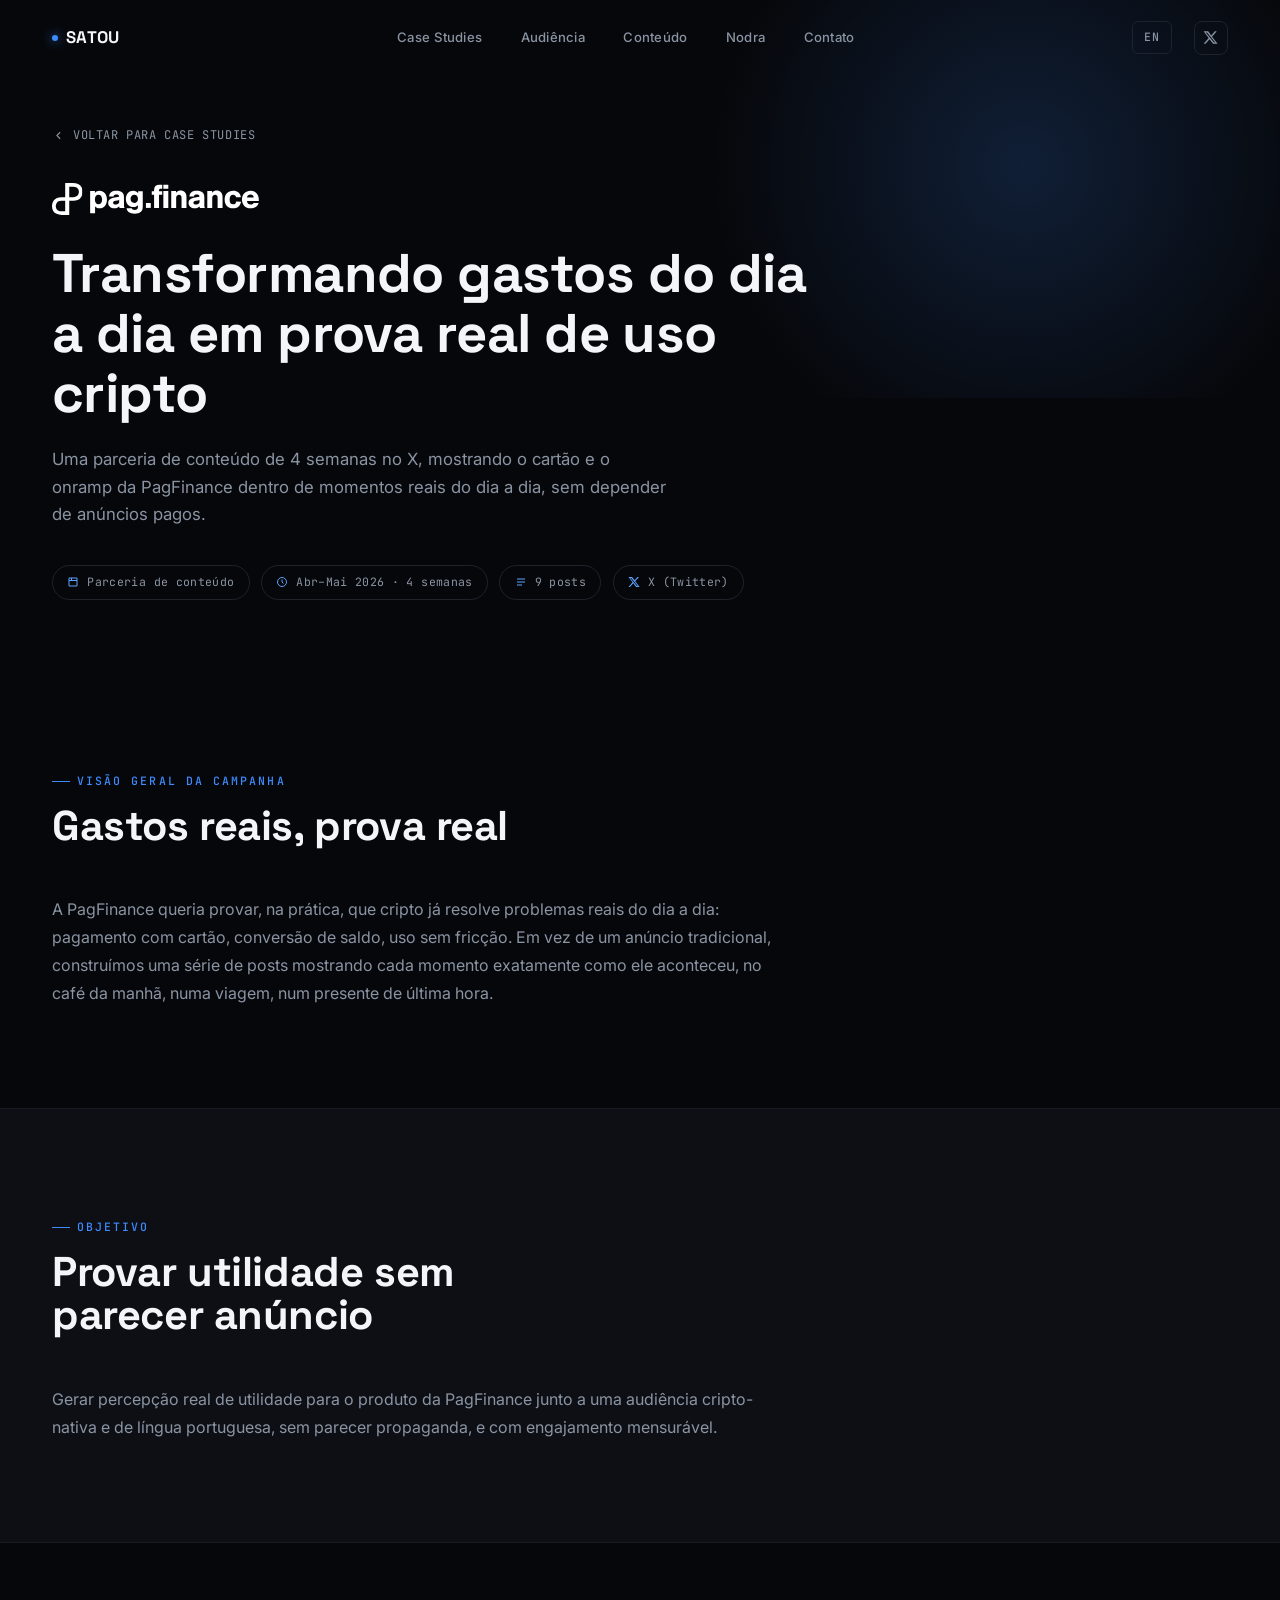
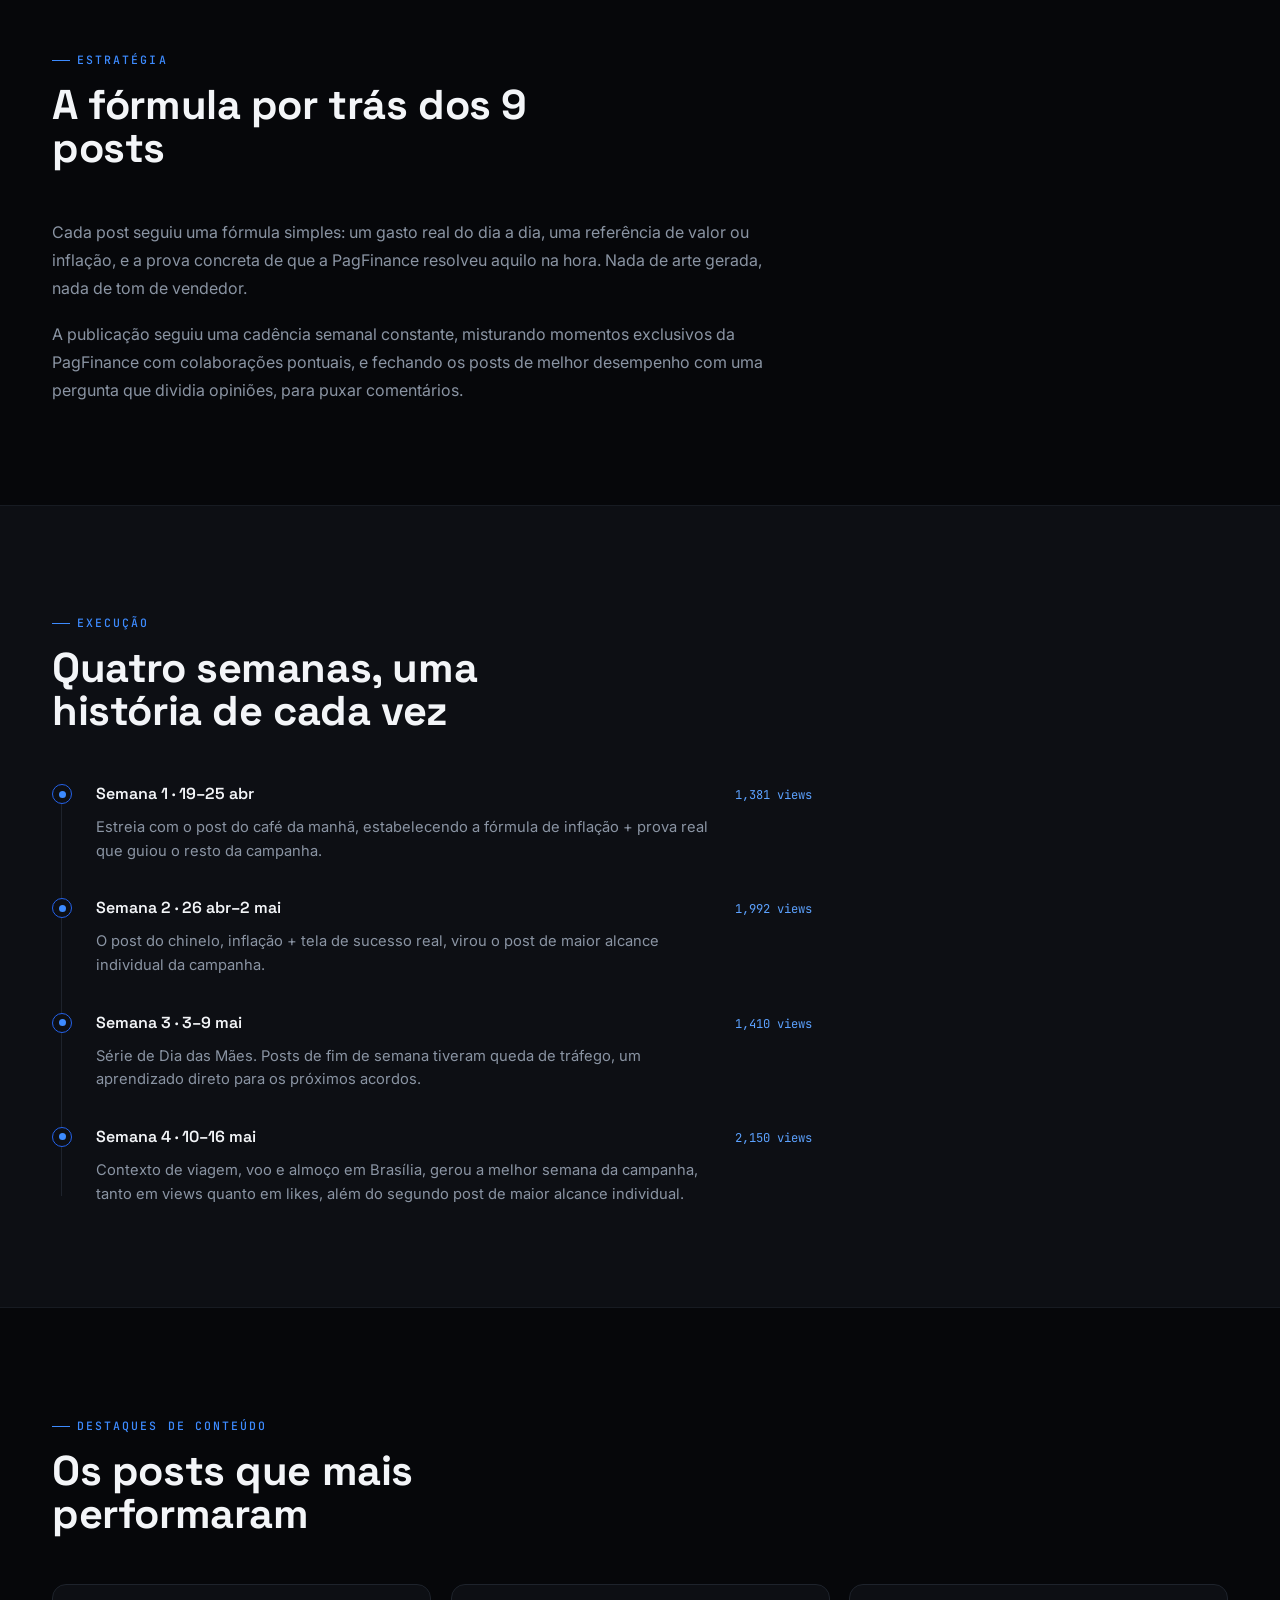
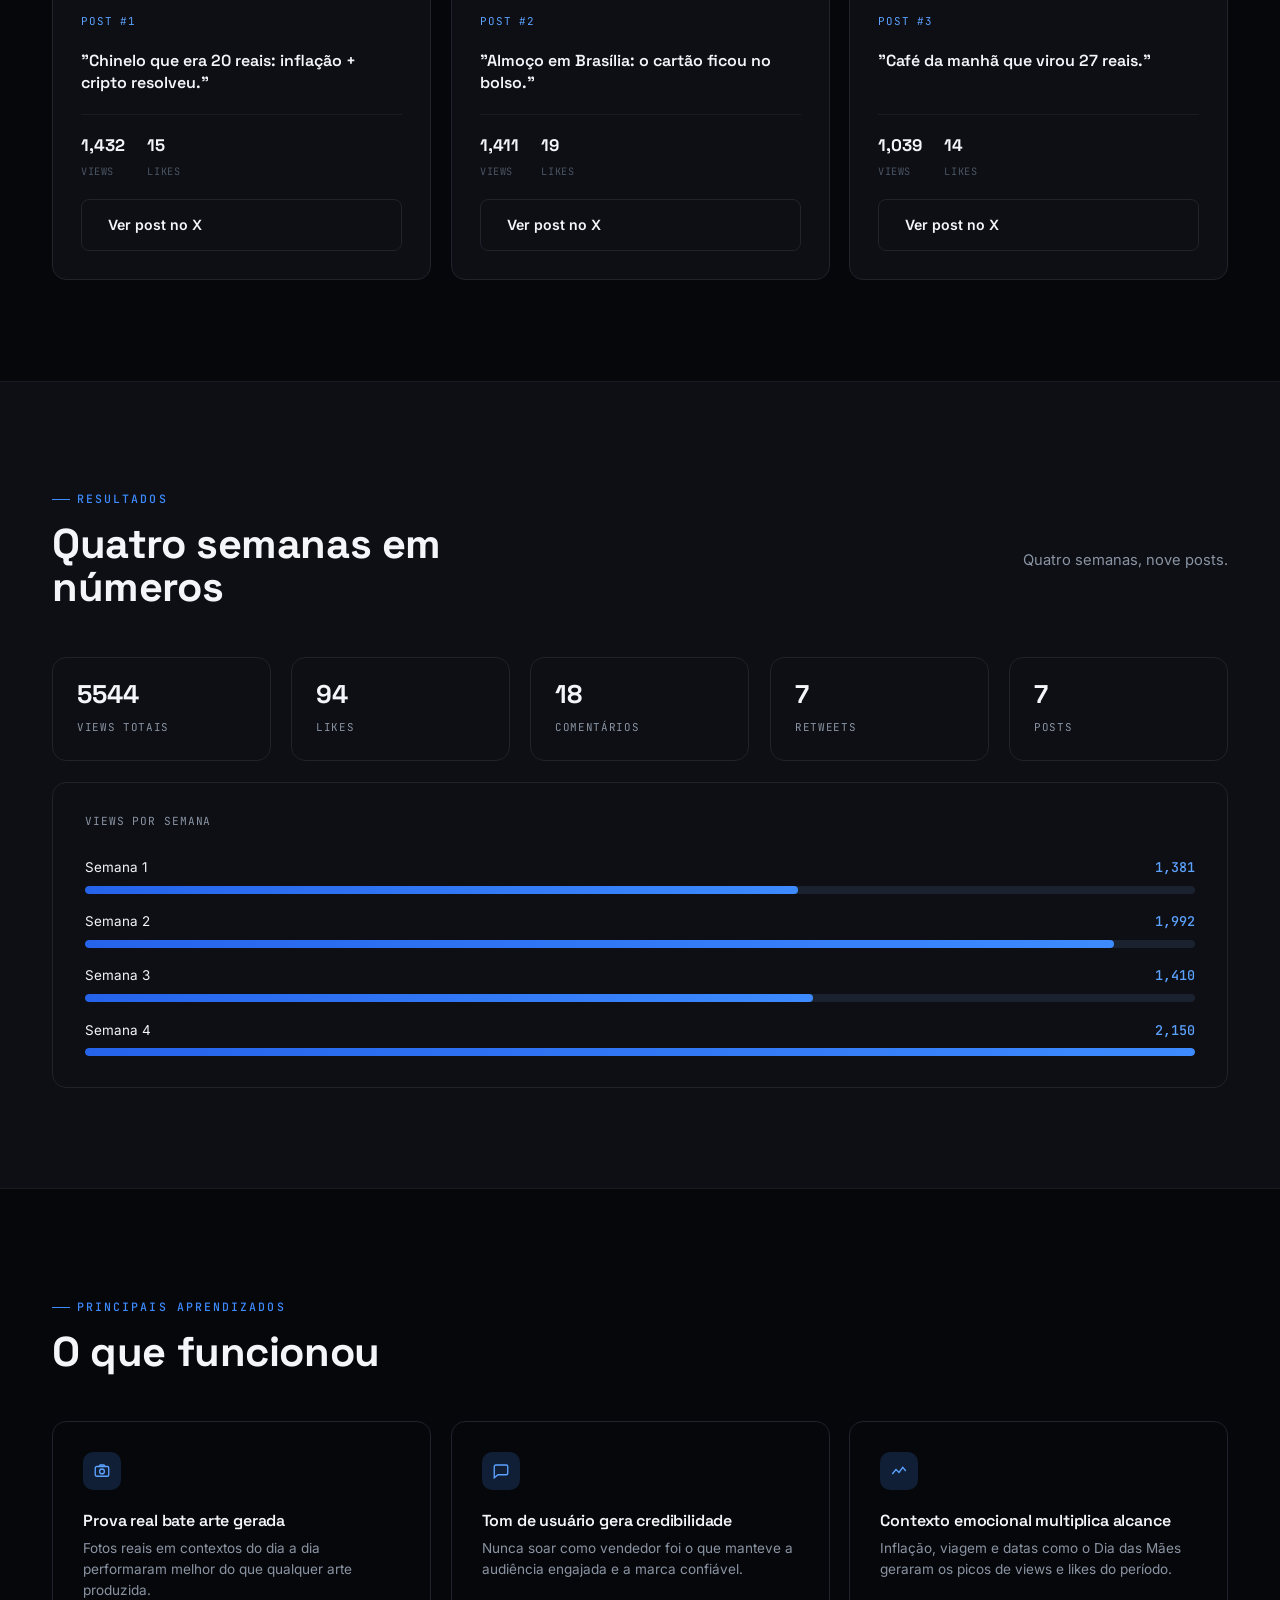
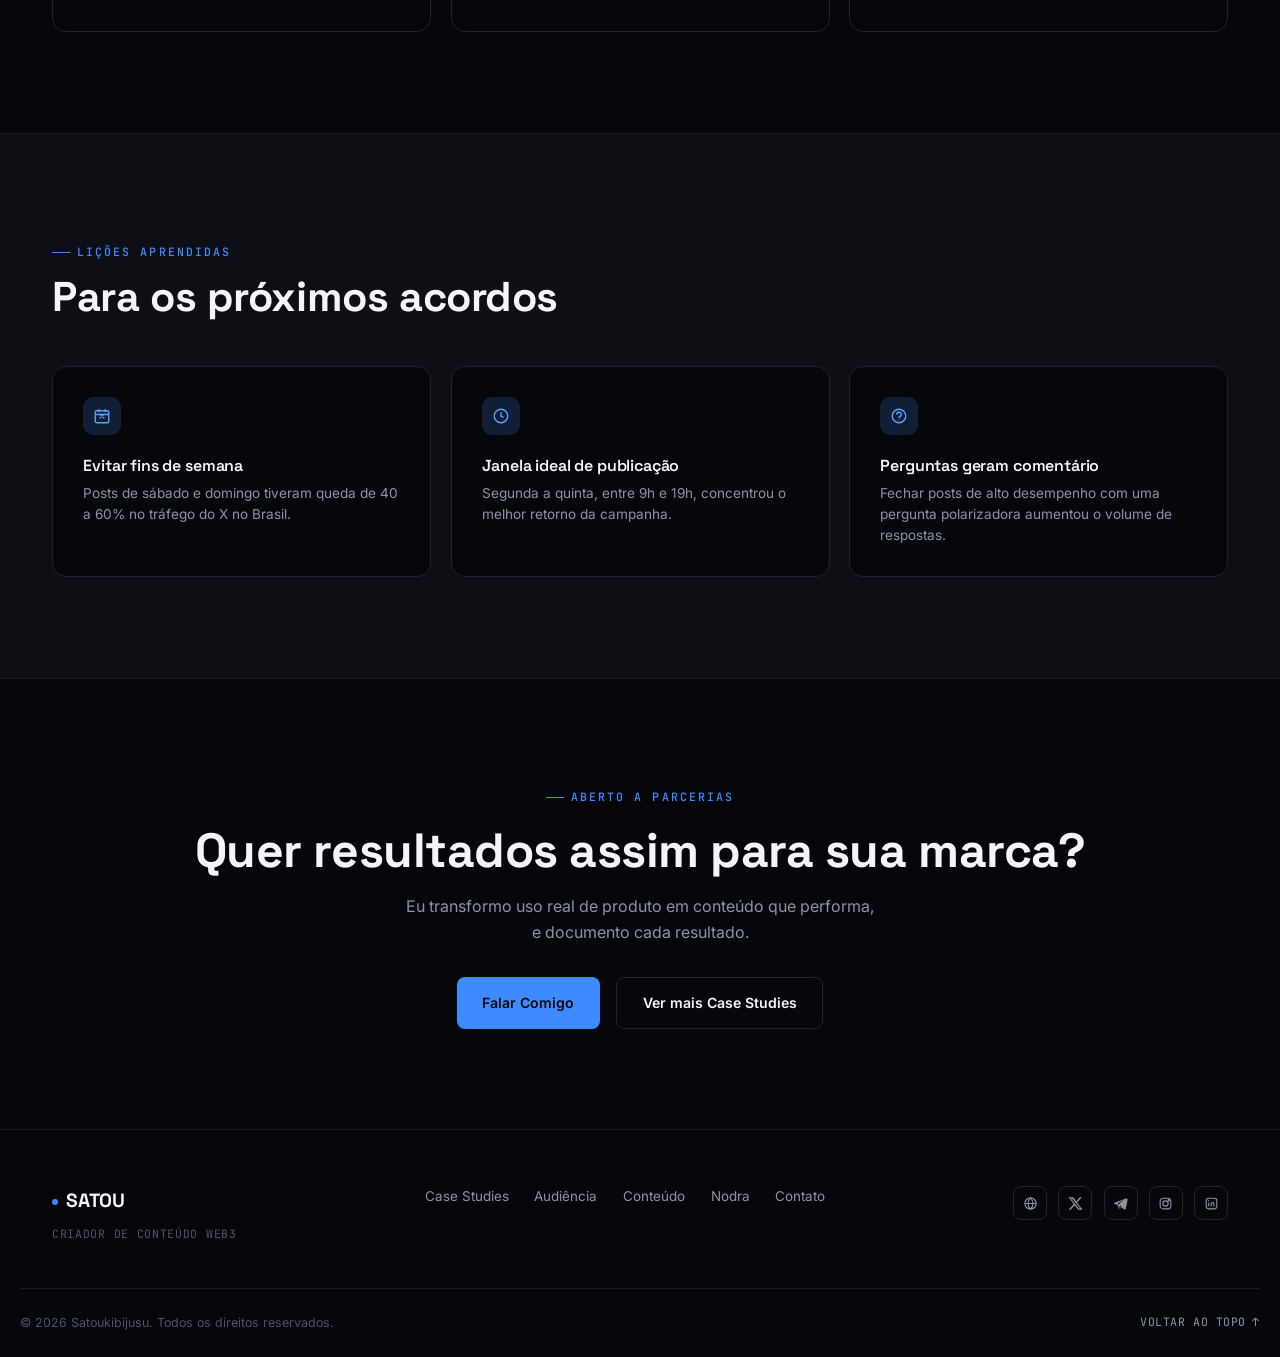
<file: case-studies/pagfinance.html>
<!DOCTYPE html>
<html lang="pt">
<head>
<meta charset="UTF-8">
<meta name="viewport" content="width=device-width, initial-scale=1.0">
<title>PagFinance Case Study | Satou</title>
<meta name="description" content="Case study: a 4-week PagFinance content partnership on X, turning real everyday spending into measurable proof of crypto usage.">

<link rel="stylesheet" href="../css/style.css">
<link rel="stylesheet" href="../css/animations.css">
<link rel="stylesheet" href="../css/responsive.css">
<link rel="stylesheet" href="../css/case-study.css">
</head>
<body class="lang-pt">

  <!-- ============================================================
       NAV
       Same component as the homepage; links point back to
       ../index.html so section anchors still resolve correctly.
       ============================================================ -->
  <header class="nav">
    <div class="container nav-inner">
      <a href="../index.html" class="nav-logo">
        <span class="dot"></span>
        SATOU
      </a>

      <nav class="nav-links" aria-label="Main navigation">
        <a href="../index.html#case-studies" data-lang="pt">Case Studies</a>
        <a href="../index.html#case-studies" data-lang="en">Case Studies</a>

        <a href="../index.html#audience" data-lang="pt">Audiência</a>
        <a href="../index.html#audience" data-lang="en">Audience</a>

        <a href="../index.html#content" data-lang="pt">Conteúdo</a>
        <a href="../index.html#content" data-lang="en">Content</a>

        <a href="../index.html#nodra" data-lang="pt">Nodra</a>
        <a href="../index.html#nodra" data-lang="en">Nodra</a>

        <a href="../index.html#contact" data-lang="pt">Contato</a>
        <a href="../index.html#contact" data-lang="en">Contact</a>
      </nav>

      <div class="nav-right">
        <button class="lang-toggle" data-lang-btn type="button" aria-label="Switch language">EN</button>

        <a class="nav-social" href="https://x.com/Satoukibijusu" target="_blank" rel="noopener" aria-label="X (Twitter)">
          <svg viewBox="0 0 24 24" fill="currentColor"><path d="M18.9 2H22l-7.6 8.7L23.3 22h-7.2l-5.6-7.3L4 22H1l8.1-9.3L.9 2h7.3l5.1 6.7L18.9 2Zm-1.3 18h2L6.5 4H4.4l13.2 16Z"/></svg>
        </a>

        <button class="nav-toggle" type="button" aria-label="Open menu" aria-expanded="false">
          <span></span><span></span><span></span>
        </button>
      </div>
    </div>

    <!-- Mobile panel -->
    <div class="nav-mobile-panel">
      <a href="../index.html#case-studies" data-lang="pt">Case Studies</a>
      <a href="../index.html#case-studies" data-lang="en">Case Studies</a>

      <a href="../index.html#audience" data-lang="pt">Audiência</a>
      <a href="../index.html#audience" data-lang="en">Audience</a>

      <a href="../index.html#content" data-lang="pt">Conteúdo</a>
      <a href="../index.html#content" data-lang="en">Content</a>

      <a href="../index.html#nodra" data-lang="pt">Nodra</a>
      <a href="../index.html#nodra" data-lang="en">Nodra</a>

      <a href="../index.html#contact" data-lang="pt">Contato</a>
      <a href="../index.html#contact" data-lang="en">Contact</a>

      <div class="nav-mobile-panel-actions">
        <button class="lang-toggle" data-lang-btn type="button" aria-label="Switch language">EN</button>
        <a class="nav-social" href="https://x.com/Satoukibijusu" target="_blank" rel="noopener" aria-label="X (Twitter)">
          <svg viewBox="0 0 24 24" fill="currentColor"><path d="M18.9 2H22l-7.6 8.7L23.3 22h-7.2l-5.6-7.3L4 22H1l8.1-9.3L.9 2h7.3l5.1 6.7L18.9 2Zm-1.3 18h2L6.5 4H4.4l13.2 16Z"/></svg>
        </a>
      </div>
    </div>
  </header>

  <!-- ============================================================
       CASE HERO
       ============================================================ -->
  <section class="case-hero" id="top">
    <div class="hero-bg-glow" aria-hidden="true"></div>

    <div class="container case-hero-content">
      <a href="../index.html#case-studies" class="case-back-link">
        <svg viewBox="0 0 24 24" fill="none" stroke="currentColor" stroke-width="2"><path d="M15 18 9 12l6-6"/></svg>
        <span data-lang="pt">Voltar para Case Studies</span>
        <span data-lang="en">Back to Case Studies</span>
      </a>

      <div class="case-hero-brand" data-reveal>
        <img class="case-hero-logo" src="../assets/logos/pagfinance.svg" alt="PagFinance logo">
      </div>

      <h1 class="case-hero-title" data-reveal data-delay="1">
        <span data-lang="pt">Transformando gastos do dia a dia em prova real de uso cripto</span>
        <span data-lang="en">Turning everyday spending into real proof of crypto usage</span>
      </h1>

      <p class="case-hero-summary" data-reveal data-delay="2">
        <span data-lang="pt">Uma parceria de conteúdo de 4 semanas no X, mostrando o cartão e o onramp da PagFinance dentro de momentos reais do dia a dia, sem depender de anúncios pagos.</span>
        <span data-lang="en">A 4-week content partnership on X, showing PagFinance's card and onramp inside real everyday moments, without relying on paid ads.</span>
      </p>

      <div class="case-meta" data-reveal data-delay="3">
        <span class="case-meta-item">
          <svg viewBox="0 0 24 24" fill="none" stroke="currentColor" stroke-width="2"><path d="M4 4h16v16H4z"/><path d="M4 9h16M9 4v5"/></svg>
          <span data-lang="pt">Parceria de conteúdo</span>
          <span data-lang="en">Content partnership</span>
        </span>
        <span class="case-meta-item">
          <svg viewBox="0 0 24 24" fill="none" stroke="currentColor" stroke-width="2"><circle cx="12" cy="12" r="9"/><path d="M12 7v5l3 3"/></svg>
          <span data-lang="pt">Abr–Mai 2026 · 4 semanas</span>
          <span data-lang="en">Apr–May 2026 · 4 weeks</span>
        </span>
        <span class="case-meta-item">
          <svg viewBox="0 0 24 24" fill="none" stroke="currentColor" stroke-width="2"><path d="M4 6h16M4 12h16M4 18h10"/></svg>
          <span data-lang="pt">9 posts</span>
          <span data-lang="en">9 posts</span>
        </span>
        <span class="case-meta-item">
          <svg viewBox="0 0 24 24" fill="currentColor"><path d="M18.9 2H22l-7.6 8.7L23.3 22h-7.2l-5.6-7.3L4 22H1l8.1-9.3L.9 2h7.3l5.1 6.7L18.9 2Zm-1.3 18h2L6.5 4H4.4l13.2 16Z"/></svg>
          <span>X (Twitter)</span>
        </span>
      </div>
    </div>
  </section>

  <!-- ============================================================
       CAMPAIGN OVERVIEW
       ============================================================ -->
  <section class="section-pad" id="overview">
    <div class="container">
      <div class="section-head" data-reveal>
        <div>
          <div class="eyebrow">
            <span data-lang="pt">Visão Geral da Campanha</span>
            <span data-lang="en">Campaign Overview</span>
          </div>
          <h2>
            <span data-lang="pt">Gastos reais, prova real</span>
            <span data-lang="en">Real spending, real proof</span>
          </h2>
        </div>
      </div>

      <div class="case-prose" data-reveal data-delay="1">
        <p>
          <span data-lang="pt">A PagFinance queria provar, na prática, que cripto já resolve problemas reais do dia a dia: pagamento com cartão, conversão de saldo, uso sem fricção. Em vez de um anúncio tradicional, construímos uma série de posts mostrando cada momento exatamente como ele aconteceu, no café da manhã, numa viagem, num presente de última hora.</span>
          <span data-lang="en">PagFinance wanted to prove, in practice, that crypto already solves real everyday problems: card payments, balance conversion, frictionless use. Instead of a traditional ad, we built a series of posts showing each moment exactly as it happened, at breakfast, on a trip, buying a last-minute gift.</span>
        </p>
      </div>
    </div>
  </section>

  <!-- ============================================================
       OBJECTIVE
       ============================================================ -->
  <section class="section-pad alt-bg" id="objective">
    <div class="container">
      <div class="section-head" data-reveal>
        <div>
          <div class="eyebrow">
            <span data-lang="pt">Objetivo</span>
            <span data-lang="en">Objective</span>
          </div>
          <h2>
            <span data-lang="pt">Provar utilidade sem parecer anúncio</span>
            <span data-lang="en">Prove utility without feeling like an ad</span>
          </h2>
        </div>
      </div>

      <div class="case-prose" data-reveal data-delay="1">
        <p>
          <span data-lang="pt">Gerar percepção real de utilidade para o produto da PagFinance junto a uma audiência cripto-nativa e de língua portuguesa, sem parecer propaganda, e com engajamento mensurável.</span>
          <span data-lang="en">Build genuine perceived utility for PagFinance's product with a crypto-native, Portuguese-speaking audience, without feeling like an ad, and with measurable engagement.</span>
        </p>
      </div>
    </div>
  </section>

  <!-- ============================================================
       STRATEGY
       ============================================================ -->
  <section class="section-pad" id="strategy">
    <div class="container">
      <div class="section-head" data-reveal>
        <div>
          <div class="eyebrow">
            <span data-lang="pt">Estratégia</span>
            <span data-lang="en">Strategy</span>
          </div>
          <h2>
            <span data-lang="pt">A fórmula por trás dos 9 posts</span>
            <span data-lang="en">The formula behind the 9 posts</span>
          </h2>
        </div>
      </div>

      <div class="case-prose" data-reveal data-delay="1">
        <p>
          <span data-lang="pt">Cada post seguiu uma fórmula simples: um gasto real do dia a dia, uma referência de valor ou inflação, e a prova concreta de que a PagFinance resolveu aquilo na hora. Nada de arte gerada, nada de tom de vendedor.</span>
          <span data-lang="en">Each post followed a simple formula: a real everyday expense, a value or inflation reference, and concrete proof that PagFinance solved it on the spot. No generated art, no salesy tone.</span>
        </p>
        <p>
          <span data-lang="pt">A publicação seguiu uma cadência semanal constante, misturando momentos exclusivos da PagFinance com colaborações pontuais, e fechando os posts de melhor desempenho com uma pergunta que dividia opiniões, para puxar comentários.</span>
          <span data-lang="en">Posting followed a steady weekly cadence, mixing PagFinance-only moments with occasional co-branded posts, and closing the best-performing posts with a polarizing question to pull in comments.</span>
        </p>
      </div>
    </div>
  </section>

  <!-- ============================================================
       EXECUTION
       ============================================================ -->
  <section class="section-pad alt-bg" id="execution">
    <div class="container">
      <div class="section-head" data-reveal>
        <div>
          <div class="eyebrow">
            <span data-lang="pt">Execução</span>
            <span data-lang="en">Execution</span>
          </div>
          <h2>
            <span data-lang="pt">Quatro semanas, uma história de cada vez</span>
            <span data-lang="en">Four weeks, one story at a time</span>
          </h2>
        </div>
      </div>

      <div class="case-timeline" data-reveal data-delay="1">
        <div class="case-timeline-item">
          <span class="case-timeline-dot" aria-hidden="true"></span>
          <div class="case-timeline-header">
            <span class="case-timeline-week">
              <span data-lang="pt">Semana 1 · 19–25 abr</span>
              <span data-lang="en">Week 1 · Apr 19–25</span>
            </span>
            <span class="case-timeline-metric">1,381 <span data-lang="pt">views</span><span data-lang="en">views</span></span>
          </div>
          <p>
            <span data-lang="pt">Estreia com o post do café da manhã, estabelecendo a fórmula de inflação + prova real que guiou o resto da campanha.</span>
            <span data-lang="en">Kicked off with the breakfast post, establishing the inflation + real-proof formula that guided the rest of the campaign.</span>
          </p>
        </div>

        <div class="case-timeline-item">
          <span class="case-timeline-dot" aria-hidden="true"></span>
          <div class="case-timeline-header">
            <span class="case-timeline-week">
              <span data-lang="pt">Semana 2 · 26 abr–2 mai</span>
              <span data-lang="en">Week 2 · Apr 26–May 2</span>
            </span>
            <span class="case-timeline-metric">1,992 <span data-lang="pt">views</span><span data-lang="en">views</span></span>
          </div>
          <p>
            <span data-lang="pt">O post do chinelo, inflação + tela de sucesso real, virou o post de maior alcance individual da campanha.</span>
            <span data-lang="en">The flip-flops post, inflation + a real success screen, became the single highest-reaching post of the campaign.</span>
          </p>
        </div>

        <div class="case-timeline-item">
          <span class="case-timeline-dot" aria-hidden="true"></span>
          <div class="case-timeline-header">
            <span class="case-timeline-week">
              <span data-lang="pt">Semana 3 · 3–9 mai</span>
              <span data-lang="en">Week 3 · May 3–9</span>
            </span>
            <span class="case-timeline-metric">1,410 <span data-lang="pt">views</span><span data-lang="en">views</span></span>
          </div>
          <p>
            <span data-lang="pt">Série de Dia das Mães. Posts de fim de semana tiveram queda de tráfego, um aprendizado direto para os próximos acordos.</span>
            <span data-lang="en">Mother's Day series. Weekend posts saw a traffic drop, a direct learning for future partnerships.</span>
          </p>
        </div>

        <div class="case-timeline-item">
          <span class="case-timeline-dot" aria-hidden="true"></span>
          <div class="case-timeline-header">
            <span class="case-timeline-week">
              <span data-lang="pt">Semana 4 · 10–16 mai</span>
              <span data-lang="en">Week 4 · May 10–16</span>
            </span>
            <span class="case-timeline-metric">2,150 <span data-lang="pt">views</span><span data-lang="en">views</span></span>
          </div>
          <p>
            <span data-lang="pt">Contexto de viagem, voo e almoço em Brasília, gerou a melhor semana da campanha, tanto em views quanto em likes, além do segundo post de maior alcance individual.</span>
            <span data-lang="en">Travel context, flight and lunch in Brasília, drove the campaign's best week overall, both in views and likes, plus the second-highest-reach individual post.</span>
          </p>
        </div>
      </div>
    </div>
  </section>

  <!-- ============================================================
       CONTENT HIGHLIGHTS
       ============================================================ -->
  <section class="section-pad" id="highlights">
    <div class="container">
      <div class="section-head" data-reveal>
        <div>
          <div class="eyebrow">
            <span data-lang="pt">Destaques de Conteúdo</span>
            <span data-lang="en">Content Highlights</span>
          </div>
          <h2>
            <span data-lang="pt">Os posts que mais performaram</span>
            <span data-lang="en">The posts that performed best</span>
          </h2>
        </div>
      </div>

      <div class="highlight-grid">
        <div class="highlight-card" data-reveal data-delay="1">
          <span class="highlight-tag">
            <span data-lang="pt">Post #1</span>
            <span data-lang="en">Top post</span>
          </span>
          <p class="highlight-caption">
            <span data-lang="pt">"Chinelo que era 20 reais: inflação + cripto resolveu."</span>
            <span data-lang="en">"Flip-flops that used to cost 20 reais: inflation + crypto solved it."</span>
          </p>
          <div class="highlight-stats">
            <div class="highlight-stat">
              <span class="highlight-stat-value">1,432</span>
              <span class="highlight-stat-label"><span data-lang="pt">Views</span><span data-lang="en">Views</span></span>
            </div>
            <div class="highlight-stat">
              <span class="highlight-stat-value">15</span>
              <span class="highlight-stat-label">Likes</span>
            </div>
          </div>
          <a class="btn btn-ghost" href="https://x.com/Satoukibijusu/status/2048556587086716946?s=20" target="_blank" rel="noopener">
            <span data-lang="pt">Ver post no X</span>
            <span data-lang="en">View post on X</span>
          </a>
        </div>

        <div class="highlight-card" data-reveal data-delay="2">
          <span class="highlight-tag">Post #2</span>
          <p class="highlight-caption">
            <span data-lang="pt">"Almoço em Brasília: o cartão ficou no bolso."</span>
            <span data-lang="en">"Lunch in Brasília: the card stayed in my pocket."</span>
          </p>
          <div class="highlight-stats">
            <div class="highlight-stat">
              <span class="highlight-stat-value">1,411</span>
              <span class="highlight-stat-label"><span data-lang="pt">Views</span><span data-lang="en">Views</span></span>
            </div>
            <div class="highlight-stat">
              <span class="highlight-stat-value">19</span>
              <span class="highlight-stat-label">Likes</span>
            </div>
          </div>
          <a class="btn btn-ghost" href="https://x.com/Satoukibijusu/status/2055393802907517126?s=20" target="_blank" rel="noopener">
            <span data-lang="pt">Ver post no X</span>
            <span data-lang="en">View post on X</span>
          </a>
        </div>

        <div class="highlight-card" data-reveal data-delay="3">
          <span class="highlight-tag">Post #3</span>
          <p class="highlight-caption">
            <span data-lang="pt">"Café da manhã que virou 27 reais."</span>
            <span data-lang="en">"Breakfast that became 27 reais."</span>
          </p>
          <div class="highlight-stats">
            <div class="highlight-stat">
              <span class="highlight-stat-value">1,039</span>
              <span class="highlight-stat-label"><span data-lang="pt">Views</span><span data-lang="en">Views</span></span>
            </div>
            <div class="highlight-stat">
              <span class="highlight-stat-value">14</span>
              <span class="highlight-stat-label">Likes</span>
            </div>
          </div>
          <a class="btn btn-ghost" href="https://x.com/Satoukibijusu/status/2046928399306797081?s=20" target="_blank" rel="noopener">
            <span data-lang="pt">Ver post no X</span>
            <span data-lang="en">View post on X</span>
          </a>
        </div>
      </div>
    </div>
  </section>

  <!-- ============================================================
       RESULTS
       Reuses .dashboard-kpis/.kpi-card and .bar-list/.bar-track/
       .bar-fill exactly as they exist in style.css.
       ============================================================ -->
  <section class="section-pad alt-bg" id="results">
    <div class="container">
      <div class="section-head" data-reveal>
        <div>
          <div class="eyebrow">
            <span data-lang="pt">Resultados</span>
            <span data-lang="en">Results</span>
          </div>
          <h2>
            <span data-lang="pt">Quatro semanas em números</span>
            <span data-lang="en">Four weeks in numbers</span>
          </h2>
        </div>
        <p class="case-results-intro">
          <span data-lang="pt">Quatro semanas, nove posts.</span>
          <span data-lang="en">Four weeks, nine posts.</span>
        </p>
      </div>

      <div class="dashboard-kpis">
        <div class="kpi-card" data-reveal data-delay="1">
          <div class="kpi-value"><span data-counter data-target="6933">0</span></div>
          <div class="kpi-label"><span data-lang="pt">Views totais</span><span data-lang="en">Total views</span></div>
        </div>
        <div class="kpi-card" data-reveal data-delay="2">
          <div class="kpi-value"><span data-counter data-target="118">0</span></div>
          <div class="kpi-label">Likes</div>
        </div>
        <div class="kpi-card" data-reveal data-delay="3">
          <div class="kpi-value"><span data-counter data-target="23">0</span></div>
          <div class="kpi-label"><span data-lang="pt">Comentários</span><span data-lang="en">Comments</span></div>
        </div>
        <div class="kpi-card" data-reveal data-delay="4">
          <div class="kpi-value"><span data-counter data-target="9">0</span></div>
          <div class="kpi-label"><span data-lang="pt">Retweets</span><span data-lang="en">Retweets</span></div>
        </div>
        <div class="kpi-card" data-reveal data-delay="5">
          <div class="kpi-value"><span data-counter data-target="9">0</span></div>
          <div class="kpi-label"><span data-lang="pt">Posts</span><span data-lang="en">Posts</span></div>
        </div>
      </div>

      <div class="dash-card case-weekly-card" data-reveal data-delay="1">
        <div class="dash-card-title">
          <span data-lang="pt">Views por semana</span>
          <span data-lang="en">Views by week</span>
        </div>
        <div class="bar-list">
          <div class="bar-row">
            <div class="bar-row-label"><span data-lang="pt">Semana 1</span><span data-lang="en">Week 1</span><span>1,381</span></div>
            <div class="bar-track"><div class="bar-fill" style="width:64.2%"></div></div>
          </div>
          <div class="bar-row">
            <div class="bar-row-label"><span data-lang="pt">Semana 2</span><span data-lang="en">Week 2</span><span>1,992</span></div>
            <div class="bar-track"><div class="bar-fill" style="width:92.7%"></div></div>
          </div>
          <div class="bar-row">
            <div class="bar-row-label"><span data-lang="pt">Semana 3</span><span data-lang="en">Week 3</span><span>1,410</span></div>
            <div class="bar-track"><div class="bar-fill" style="width:65.6%"></div></div>
          </div>
          <div class="bar-row">
            <div class="bar-row-label"><span data-lang="pt">Semana 4</span><span data-lang="en">Week 4</span><span>2,150</span></div>
            <div class="bar-track"><div class="bar-fill" style="width:100%"></div></div>
          </div>
        </div>
      </div>
    </div>
  </section>

  <!-- ============================================================
       KEY INSIGHTS
       Reuses .reasons-grid/.reason-card/.reason-icon as-is.
       ============================================================ -->
  <section class="section-pad" id="insights">
    <div class="container">
      <div class="section-head" data-reveal>
        <div>
          <div class="eyebrow">
            <span data-lang="pt">Principais Aprendizados</span>
            <span data-lang="en">Key Insights</span>
          </div>
          <h2>
            <span data-lang="pt">O que funcionou</span>
            <span data-lang="en">What worked</span>
          </h2>
        </div>
      </div>

      <div class="reasons-grid">
        <div class="reason-card" data-reveal data-delay="1">
          <span class="reason-icon" aria-hidden="true">
            <svg viewBox="0 0 24 24" fill="none" stroke="currentColor" stroke-width="1.8"><rect x="3" y="6" width="18" height="13" rx="2"/><circle cx="12" cy="12.5" r="3.2"/><path d="M8 6l1.5-2h5L16 6"/></svg>
          </span>
          <h3><span data-lang="pt">Prova real bate arte gerada</span><span data-lang="en">Real proof beats generated art</span></h3>
          <p>
            <span data-lang="pt">Fotos reais em contextos do dia a dia performaram melhor do que qualquer arte produzida.</span>
            <span data-lang="en">Real photos in everyday contexts outperformed any produced artwork.</span>
          </p>
        </div>

        <div class="reason-card" data-reveal data-delay="2">
          <span class="reason-icon" aria-hidden="true">
            <svg viewBox="0 0 24 24" fill="none" stroke="currentColor" stroke-width="1.8"><path d="M21 15a2 2 0 0 1-2 2H8l-5 4V6a2 2 0 0 1 2-2h14a2 2 0 0 1 2 2Z"/></svg>
          </span>
          <h3><span data-lang="pt">Tom de usuário gera credibilidade</span><span data-lang="en">User tone builds credibility</span></h3>
          <p>
            <span data-lang="pt">Nunca soar como vendedor foi o que manteve a audiência engajada e a marca confiável.</span>
            <span data-lang="en">Never sounding like a salesperson kept the audience engaged and the brand credible.</span>
          </p>
        </div>

        <div class="reason-card" data-reveal data-delay="3">
          <span class="reason-icon" aria-hidden="true">
            <svg viewBox="0 0 24 24" fill="none" stroke="currentColor" stroke-width="1.8"><path d="M3 16l5-6 4 4 5-7 4 5"/></svg>
          </span>
          <h3><span data-lang="pt">Contexto emocional multiplica alcance</span><span data-lang="en">Emotional context multiplies reach</span></h3>
          <p>
            <span data-lang="pt">Inflação, viagem e datas como o Dia das Mães geraram os picos de views e likes do período.</span>
            <span data-lang="en">Inflation, travel and occasions like Mother's Day drove the period's peaks in views and likes.</span>
          </p>
        </div>
      </div>
    </div>
  </section>

  <!-- ============================================================
       LESSONS LEARNED
       ============================================================ -->
  <section class="section-pad alt-bg" id="lessons">
    <div class="container">
      <div class="section-head" data-reveal>
        <div>
          <div class="eyebrow">
            <span data-lang="pt">Lições Aprendidas</span>
            <span data-lang="en">Lessons Learned</span>
          </div>
          <h2>
            <span data-lang="pt">Para os próximos acordos</span>
            <span data-lang="en">For future partnerships</span>
          </h2>
        </div>
      </div>

      <div class="reasons-grid">
        <div class="reason-card" data-reveal data-delay="1">
          <span class="reason-icon" aria-hidden="true">
            <svg viewBox="0 0 24 24" fill="none" stroke="currentColor" stroke-width="1.8"><rect x="3" y="5" width="18" height="16" rx="2"/><path d="M3 10h18M8 3v4M16 3v4M9 15l6-6M9 9l6 6"/></svg>
          </span>
          <h3><span data-lang="pt">Evitar fins de semana</span><span data-lang="en">Avoid weekend posting</span></h3>
          <p>
            <span data-lang="pt">Posts de sábado e domingo tiveram queda de 40 a 60% no tráfego do X no Brasil.</span>
            <span data-lang="en">Saturday and Sunday posts saw a 40 to 60% traffic drop on X in Brazil.</span>
          </p>
        </div>

        <div class="reason-card" data-reveal data-delay="2">
          <span class="reason-icon" aria-hidden="true">
            <svg viewBox="0 0 24 24" fill="none" stroke="currentColor" stroke-width="1.8"><circle cx="12" cy="12" r="9"/><path d="M12 7v5l3.5 2"/></svg>
          </span>
          <h3><span data-lang="pt">Janela ideal de publicação</span><span data-lang="en">Best posting window</span></h3>
          <p>
            <span data-lang="pt">Segunda a quinta, entre 9h e 19h, concentrou o melhor retorno da campanha.</span>
            <span data-lang="en">Monday through Thursday, between 9am and 7pm, delivered the campaign's best return.</span>
          </p>
        </div>

        <div class="reason-card" data-reveal data-delay="3">
          <span class="reason-icon" aria-hidden="true">
            <svg viewBox="0 0 24 24" fill="none" stroke="currentColor" stroke-width="1.8"><path d="M9 10a3 3 0 1 1 4 2.8c-.7.3-1 .9-1 1.7v.5"/><circle cx="12" cy="18" r="0.6" fill="currentColor" stroke="none"/><circle cx="12" cy="12" r="9"/></svg>
          </span>
          <h3><span data-lang="pt">Perguntas geram comentário</span><span data-lang="en">Questions drive comments</span></h3>
          <p>
            <span data-lang="pt">Fechar posts de alto desempenho com uma pergunta polarizadora aumentou o volume de respostas.</span>
            <span data-lang="en">Ending high-performing posts with a polarizing question increased reply volume.</span>
          </p>
        </div>
      </div>
    </div>
  </section>

  <!-- ============================================================
       FINAL CTA
       ============================================================ -->
  <section class="section-pad case-final-cta" id="case-cta">
    <div class="container">
      <div class="eyebrow">
        <span data-lang="pt">Aberto a parcerias</span>
        <span data-lang="en">Open to partnerships</span>
      </div>
      <h2 data-reveal>
        <span data-lang="pt">Quer resultados assim para sua marca?</span>
        <span data-lang="en">Want results like this for your brand?</span>
      </h2>
      <p data-reveal data-delay="1">
        <span data-lang="pt">Eu transformo uso real de produto em conteúdo que performa, e documento cada resultado.</span>
        <span data-lang="en">I turn real product usage into content that performs, and I document every result.</span>
      </p>
      <div class="case-final-actions" data-reveal data-delay="2">
        <a href="../index.html#contact" class="btn btn-primary">
          <span data-lang="pt">Falar Comigo</span>
          <span data-lang="en">Get in Touch</span>
        </a>
        <a href="../index.html#case-studies" class="btn btn-ghost">
          <span data-lang="pt">Ver mais Case Studies</span>
          <span data-lang="en">View more Case Studies</span>
        </a>
      </div>
    </div>
  </section>

  <!-- ============================================================
       FOOTER
       Same component as the homepage; links point back to
       ../index.html so section anchors still resolve correctly.
       ============================================================ -->
  <footer class="site-footer">
    <div class="container footer-inner">
      <div>
        <div class="footer-brand-name"><span class="dot"></span>SATOU</div>
        <div class="footer-brand-role">
          <span data-lang="pt">Criador de Conteúdo Web3</span>
          <span data-lang="en">Web3 Content Creator</span>
        </div>
      </div>

      <nav class="footer-nav" aria-label="Footer navigation">
        <a href="../index.html#case-studies"><span data-lang="pt">Case Studies</span><span data-lang="en">Case Studies</span></a>
        <a href="../index.html#audience"><span data-lang="pt">Audiência</span><span data-lang="en">Audience</span></a>
        <a href="../index.html#content"><span data-lang="pt">Conteúdo</span><span data-lang="en">Content</span></a>
        <a href="../index.html#nodra">Nodra</a>
        <a href="../index.html#contact"><span data-lang="pt">Contato</span><span data-lang="en">Contact</span></a>
      </nav>

      <div class="footer-social">
        <a class="nav-social" href="https://nodra.netlify.app/" target="_blank" rel="noopener" aria-label="Nodra">
          <svg viewBox="0 0 24 24" fill="none" stroke="currentColor" stroke-width="1.8"><circle cx="12" cy="12" r="9"/><path d="M3 12h18M12 3c2.5 2.6 4 6 4 9s-1.5 6.4-4 9c-2.5-2.6-4-6-4-9s1.5-6.4 4-9Z"/></svg>
        </a>
        <a class="nav-social" href="https://x.com/Satoukibijusu" target="_blank" rel="noopener" aria-label="X (Twitter)">
          <svg viewBox="0 0 24 24" fill="currentColor"><path d="M18.9 2H22l-7.6 8.7L23.3 22h-7.2l-5.6-7.3L4 22H1l8.1-9.3L.9 2h7.3l5.1 6.7L18.9 2Zm-1.3 18h2L6.5 4H4.4l13.2 16Z"/></svg>
        </a>
        <a class="nav-social" href="https://t.me/Satoukibijusu" target="_blank" rel="noopener" aria-label="Telegram">
          <svg viewBox="0 0 24 24" fill="currentColor"><path d="M21.5 3.5 2.7 10.9c-1.1.4-1.1 1.6.1 2l4.6 1.4 1.8 5.6c.2.7 1.1.9 1.6.4l2.6-2.4 4.7 3.5c.8.6 2 .2 2.2-.8l3-14.4c.3-1.2-.9-2.2-2-1.7ZM8.6 14.9l-1-3 9.5-6.4-8.5 8.6Zm1.3 4 1.3-3.7 2 1.5-2.6 3.3c-.2.2-.6.1-.7-.1Z"/></svg>
        </a>
        <!-- TODO: confirm and update the real Instagram URL -->
        <a class="nav-social" href="#" target="_blank" rel="noopener" aria-label="Instagram">
          <svg viewBox="0 0 24 24" fill="none" stroke="currentColor" stroke-width="1.8"><rect x="3.5" y="3.5" width="17" height="17" rx="5"/><circle cx="12" cy="12" r="4.2"/><circle cx="17.2" cy="6.8" r="1"/></svg>
        </a>
        <!-- TODO: confirm and update the real LinkedIn URL -->
        <a class="nav-social" href="#" target="_blank" rel="noopener" aria-label="LinkedIn">
          <svg viewBox="0 0 24 24" fill="none" stroke="currentColor" stroke-width="1.8"><rect x="3.5" y="3.5" width="17" height="17" rx="4"/><line x1="7.5" y1="10.5" x2="7.5" y2="16.5"/><circle cx="7.5" cy="7.3" r="0.9" fill="currentColor" stroke="none"/><path d="M11.5 16.5v-4c0-1.4 1-2.2 2.2-2.2 1.2 0 2 .8 2 2.2v4"/></svg>
        </a>
      </div>
    </div>

    <div class="container footer-bottom">
      <span class="footer-copy">
        <span data-lang="pt">© 2026 Satoukibijusu. Todos os direitos reservados.</span>
        <span data-lang="en">© 2026 Satoukibijusu. All rights reserved.</span>
      </span>
      <a href="#top" class="footer-top">
        <span data-lang="pt">Voltar ao topo</span>
        <span data-lang="en">Back to top</span>
        ↑
      </a>
    </div>
  </footer>

  <script src="../js/main.js"></script>
</body>
</html>
</file>
<file: css/style.css>
/* ============================================================
   SATOUKIBIJUSU (PORTFOLIO)
   style.css: base, tokens, typography, nav, hero
   Sections are appended in stages; each stage is clearly marked.
   ============================================================ */

@import url('https://fonts.googleapis.com/css2?family=Space+Grotesk:wght@500;600;700;800&family=Inter:wght@400;500;600&family=JetBrains+Mono:wght@400;500&display=swap');

/* ------------------------------------------------------------
   1. DESIGN TOKENS
   ------------------------------------------------------------ */
:root {
  /* Color */
  --black:        #06070A;
  --surface:       #0D0F14;
  --surface-2:     #1A2230;
  --border:        #1E232C;
  --border-soft:   #171B22;

  --blue:          #3D8BFF;
  --blue-bright:   #5CA2FF;
  --blue-dim:      #2563EB;
  --blue-glow:     rgba(61, 139, 255, 0.18);

  --white:         #F3F5F8;
  --muted:         #8A94A3;
  --muted-2:       #4B5563;

  /* Type */
  --font-display: 'Space Grotesk', sans-serif;
  --font-body:    'Inter', sans-serif;
  --font-mono:    'JetBrains Mono', monospace;

  /* Layout */
  --container-max: 1240px;
  --gutter: 2rem;
  --section-pad-y: 6.3rem;
  --nav-height: 76px;

  /* Motion */
  --ease-out: cubic-bezier(0.16, 1, 0.3, 1);
  --dur-fast: 0.3s;
  --dur-med: 0.6s;
}

/* ------------------------------------------------------------
   2. RESET & BASE
   ------------------------------------------------------------ */
* { margin: 0; padding: 0; box-sizing: border-box; }

html {
  scroll-behavior: smooth;
  scroll-padding-top: var(--nav-height);
}

body {
  background: var(--black);
  color: var(--white);
  font-family: var(--font-body);
  font-size: 16px;
  line-height: 1.6;
  overflow-x: hidden;
  -webkit-font-smoothing: antialiased;
  text-rendering: optimizeLegibility;
}

img, svg { display: block; max-width: 100%; }

a { color: inherit; text-decoration: none; }

button { font: inherit; color: inherit; background: none; border: none; cursor: pointer; }

ul { list-style: none; }

::selection { background: var(--blue); color: var(--black); }

:focus-visible {
  outline: 2px solid var(--blue);
  outline-offset: 3px;
  border-radius: 2px;
}

/* ------------------------------------------------------------
   3. TYPOGRAPHY
   ------------------------------------------------------------ */
h1, h2, h3, h4 {
  font-family: var(--font-display);
  font-weight: 700;
  line-height: 1.05;
  letter-spacing: -0.01em;
}

.eyebrow {
  font-family: var(--font-mono);
  font-size: 0.72rem;
  font-weight: 500;
  letter-spacing: 0.18em;
  text-transform: uppercase;
  color: var(--blue);
  display: inline-flex;
  align-items: center;
  gap: 0.6em;
}

.eyebrow::before {
  content: '';
  width: 18px;
  height: 1px;
  background: var(--blue);
  display: inline-block;
}

/* ------------------------------------------------------------
   4. LAYOUT UTILITIES
   ------------------------------------------------------------ */
.container {
  width: 100%;
  max-width: var(--container-max);
  margin: 0 auto;
  padding: 0 var(--gutter);
}

.section-pad { padding: var(--section-pad-y) 0; }

/* ------------------------------------------------------------
   5. LANGUAGE TOGGLE SYSTEM
   Same pattern as the previous site: show/hide by body class.
   ------------------------------------------------------------ */
[data-lang] { display: none !important; }
body.lang-pt [data-lang="pt"],
body.lang-en [data-lang="en"] { display: revert !important; }
body.lang-pt span[data-lang="pt"],
body.lang-en span[data-lang="en"] { display: inline !important; }
body.lang-pt div[data-lang="pt"],
body.lang-en div[data-lang="en"] { display: block !important; }

/* ------------------------------------------------------------
   6. NAVIGATION
   ------------------------------------------------------------ */
.nav {
  position: fixed;
  top: 0; left: 0; right: 0;
  z-index: 500;
  height: var(--nav-height);
  display: flex;
  align-items: center;
  background: transparent;
  border-bottom: 1px solid transparent;
  transition: background var(--dur-fast) var(--ease-out),
              border-color var(--dur-fast) var(--ease-out),
              backdrop-filter var(--dur-fast) var(--ease-out);
}

.nav.is-scrolled {
  background: rgba(6, 7, 10, 0.78);
  backdrop-filter: blur(16px);
  -webkit-backdrop-filter: blur(16px);
  border-bottom: 1px solid var(--border);
}

.nav-inner {
  width: 100%;
  display: flex;
  align-items: center;
  justify-content: space-between;
}

.nav-logo {
  font-family: var(--font-display);
  font-size: 1.05rem;
  font-weight: 700;
  letter-spacing: 0.02em;
  display: flex;
  align-items: center;
  gap: 0.5rem;
}

.nav-logo .dot {
  width: 6px; height: 6px;
  border-radius: 50%;
  background: var(--blue);
  box-shadow: 0 0 12px var(--blue);
}

.nav-links {
  display: flex;
  align-items: center;
  gap: 2.4rem;
}

.nav-links a {
  font-size: 0.82rem;
  font-weight: 500;
  color: var(--muted);
  letter-spacing: 0.02em;
  position: relative;
  padding: 0.3rem 0;
  transition: color var(--dur-fast) ease;
}

.nav-links a::after {
  content: '';
  position: absolute;
  left: 0; bottom: -2px;
  width: 0; height: 1px;
  background: var(--blue);
  transition: width var(--dur-fast) var(--ease-out);
}

.nav-links a:hover { color: var(--white); }
.nav-links a:hover::after { width: 100%; }

.nav-right {
  display: flex;
  align-items: center;
  gap: 1.4rem;
}

.lang-toggle {
  font-family: var(--font-mono);
  font-size: 0.72rem;
  font-weight: 500;
  letter-spacing: 0.06em;
  color: var(--muted);
  border: 1px solid var(--border);
  border-radius: 6px;
  padding: 0.4rem 0.7rem;
  display: flex;
  align-items: center;
  gap: 0.35rem;
  transition: border-color var(--dur-fast) ease, color var(--dur-fast) ease;
}

.lang-toggle:hover { border-color: var(--blue); color: var(--white); }

.nav-social {
  width: 34px; height: 34px;
  border: 1px solid var(--border);
  border-radius: 8px;
  display: flex; align-items: center; justify-content: center;
  color: var(--muted);
  transition: border-color var(--dur-fast) ease, color var(--dur-fast) ease, transform var(--dur-fast) ease;
}

.nav-social:hover {
  border-color: var(--blue);
  color: var(--white);
  transform: translateY(-2px);
}

.nav-social svg { width: 15px; height: 15px; }

.nav-toggle {
  display: none;
  width: 34px; height: 34px;
  border: 1px solid var(--border);
  border-radius: 8px;
  align-items: center;
  justify-content: center;
  flex-direction: column;
  gap: 4px;
}

.nav-toggle span {
  width: 16px; height: 1.5px;
  background: var(--white);
  transition: transform var(--dur-fast) ease, opacity var(--dur-fast) ease;
}

.nav-toggle.is-open span:nth-child(1) { transform: translateY(5.5px) rotate(45deg); }
.nav-toggle.is-open span:nth-child(2) { opacity: 0; }
.nav-toggle.is-open span:nth-child(3) { transform: translateY(-5.5px) rotate(-45deg); }

.nav-mobile-panel {
  position: fixed;
  top: var(--nav-height); left: 0; right: 0;
  background: rgba(6, 7, 10, 0.98);
  backdrop-filter: blur(16px);
  border-bottom: 1px solid var(--border);
  padding: 1.5rem var(--gutter) 2rem;
  display: flex;
  flex-direction: column;
  gap: 1.4rem;
  transform: translateY(-8px);
  opacity: 0;
  pointer-events: none;
  transition: opacity var(--dur-fast) var(--ease-out), transform var(--dur-fast) var(--ease-out);
  z-index: 499;
}

.nav-mobile-panel.is-open {
  transform: translateY(0);
  opacity: 1;
  pointer-events: auto;
}

.nav-mobile-panel a {
  font-family: var(--font-display);
  font-size: 1.1rem;
  font-weight: 600;
  color: var(--white);
}

/* ------------------------------------------------------------
   7. BUTTONS
   ------------------------------------------------------------ */
.btn {
  display: inline-flex;
  align-items: center;
  gap: 0.5rem;
  font-family: var(--font-body);
  font-size: 0.88rem;
  font-weight: 600;
  padding: 0.85rem 1.6rem;
  border-radius: 8px;
  transition: transform var(--dur-fast) var(--ease-out),
              box-shadow var(--dur-fast) var(--ease-out),
              border-color var(--dur-fast) var(--ease-out),
              background var(--dur-fast) var(--ease-out);
}

.btn-primary {
  background: var(--blue);
  color: var(--black);
}

.btn-primary:hover {
  transform: translateY(-2px);
  box-shadow: 0 8px 30px var(--blue-glow);
}

.btn-ghost {
  background: transparent;
  border: 1px solid var(--border);
  color: var(--white);
}

.btn-ghost:hover {
  border-color: var(--blue);
  transform: translateY(-2px);
}

.btn svg { width: 14px; height: 14px; }

/* ------------------------------------------------------------
   8. HERO
   ------------------------------------------------------------ */
.hero {
  position: relative;
  min-height: 100vh;
  display: flex;
  align-items: center;
  padding: calc(var(--nav-height) + 2rem) 0 4rem;
  overflow: hidden;
}

.hero-bg-glow {
  position: absolute;
  top: -10%;
  right: -10%;
  width: 60%;
  height: 70%;
  background: radial-gradient(circle, var(--blue-glow) 0%, transparent 70%);
  pointer-events: none;
  z-index: 0;
}

.hero-inner {
  position: relative;
  z-index: 1;
  display: grid;
  grid-template-columns: 1.35fr 0.65fr;
  align-items: center;
  gap: 3.5rem;
  width: 100%;
}

.hero-content { max-width: 700px; }

.hero-eyebrow { margin-bottom: 1.6rem; }

.hero-title {
  font-size: clamp(3.2rem, 7vw, 5.6rem);
  font-weight: 800;
  text-transform: uppercase;
  color: var(--white);
  margin-bottom: 0.6rem;
}

.hero-mission {
  font-family: var(--font-display);
  font-size: clamp(1.35rem, 2.2vw, 1.85rem);
  font-weight: 600;
  color: var(--muted);
  line-height: 1.35;
  max-width: 560px;
  margin-bottom: 2.2rem;
}

.hero-mission strong {
  color: var(--white);
  font-weight: 600;
}

.hero-actions {
  display: flex;
  align-items: center;
  gap: 1rem;
  margin-bottom: 4rem;
}

.hero-stats {
  display: flex;
  gap: 0;
  border-top: 1px solid var(--border);
  padding-top: 2.6rem;
  max-width: 680px;
}

.hero-stat {
  flex: 1;
  padding-right: 2.2rem;
  border-right: 1px solid var(--border-soft);
}

.hero-stat:last-child { border-right: none; padding-right: 0; }
.hero-stat:not(:first-child) { padding-left: 2.2rem; }

.hero-stat-value {
  font-family: var(--font-display);
  font-size: clamp(1.4rem, 2.4vw, 1.9rem);
  font-weight: 700;
  color: var(--white);
  display: flex;
  align-items: baseline;
  gap: 2px;
}

.hero-stat-label {
  font-family: var(--font-mono);
  font-size: 0.68rem;
  letter-spacing: 0.05em;
  text-transform: uppercase;
  color: var(--muted-2);
  margin-top: 0.4rem;
}

.hero-visual {
  position: relative;
  display: flex;
  align-items: center;
  justify-content: center;
}

.hero-visual-frame {
  position: relative;
  width: 100%;
  max-width: 380px;
  aspect-ratio: 13 / 16;
}

.hero-visual-frame img {
  width: 100%;
  height: 100%;
  object-fit: contain;
  position: relative;
  z-index: 1;
}

.hero-visual-ring {
  position: absolute;
  inset: 6%;
  border: 1px solid var(--border);
  border-radius: 50%;
  z-index: 0;
}

/* ------------------------------------------------------------
   9. COMPANIES (double marquee)
   Each track's inner list is duplicated in the HTML (two copies
   back to back) so translateX(-50%) loops seamlessly.
   ------------------------------------------------------------ */
.companies {
  padding: 2.75rem 0;
  border-top: 1px solid var(--border-soft);
  border-bottom: 1px solid var(--border-soft);
  background: var(--surface-2);
}

.companies-head {
  text-align: center;
  margin-bottom: 1.5rem;
}

.marquee-group {
  display: flex;
  flex-direction: column;
  gap: 1.25rem;
}

.marquee-viewport {
  overflow: hidden;
  width: 100%;
  -webkit-mask-image: linear-gradient(90deg, transparent 0%, #000 8%, #000 92%, transparent 100%);
  mask-image: linear-gradient(90deg, transparent 0%, #000 8%, #000 92%, transparent 100%);
}

.marquee-track {
  display: flex;
  align-items: center;
  width: max-content;
  will-change: transform;
  transform: translateZ(0);
  backface-visibility: hidden;
}

.marquee-track--a {
  animation: marqueeLeft 64s linear infinite;
  animation-delay: -20s;
}

.marquee-track--b {
  animation: marqueeRight 92s linear infinite;
  animation-delay: -35s;
}

.marquee-list {
  display: flex;
  align-items: center;
  gap: 2.25rem;
  padding-right: 2.25rem;
}

.logo-item {
  display: flex;
  align-items: center;
  height: 52px;
  opacity: 1;
  filter: none;
  transition: transform var(--dur-fast) ease;
}

.logo-item:hover {
  transform: translateY(-2px);
}

.logo-item img {
  height: 100%;
  width: auto;
}

/* ------------------------------------------------------------
   11. CASE STUDIES
   ------------------------------------------------------------ */
.section-head {
  display: flex;
  align-items: flex-end;
  justify-content: space-between;
  gap: 2rem;
  margin-bottom: 3rem;
}

.section-head h2 {
  font-size: clamp(1.9rem, 3.4vw, 2.6rem);
  margin-top: 0.8rem;
  max-width: 520px;
}

.section-head p {
  color: var(--muted);
  max-width: 360px;
  font-size: 0.92rem;
  padding-bottom: 0.3rem;
}

.case-grid {
  display: grid;
  grid-template-columns: repeat(3, 1fr);
  gap: 1.5rem;
}

.case-card {
  display: flex;
  flex-direction: column;
  background: var(--surface);
  border: 1px solid var(--border);
  border-radius: 16px;
  overflow: hidden;
  transition: border-color var(--dur-fast) ease, transform var(--dur-fast) var(--ease-out), box-shadow var(--dur-fast) var(--ease-out);
}

.case-card:hover {
  border-color: var(--blue-dim);
  transform: translateY(-5px);
  box-shadow: 0 20px 50px -20px rgba(0,0,0,0.6);
}

.case-card-header {
  display: flex;
  align-items: center;
  gap: 0.7rem;
  padding: 1.2rem 1.5rem;
  border-bottom: 1px solid var(--border-soft);
}

.case-logo {
  height: 20px;
  width: auto;
}

/* Visible "View Case" badge: every case card links to its own
   dedicated page under case-studies/*.html. Sits at the bottom of
   the card body (no screenshot to float over). */
.case-view-badge {
  display: inline-flex;
  align-self: flex-start;
  align-items: center;
  gap: 0.4rem;
  background: var(--blue);
  color: var(--black);
  font-family: var(--font-mono);
  font-size: 0.68rem;
  font-weight: 600;
  letter-spacing: 0.04em;
  text-transform: uppercase;
  padding: 0.4rem 0.75rem;
  border-radius: 20px;
  margin: 0 1.5rem 1.5rem;
  transition: transform var(--dur-fast) var(--ease-out);
}

.case-view-badge svg {
  width: 11px;
  height: 11px;
}

.case-card:hover .case-view-badge {
  transform: translateY(-2px);
}

.case-body {
  padding: 1.5rem;
  display: flex;
  flex-direction: column;
  gap: 1.1rem;
  flex: 1;
}

.case-block-label {
  display: block;
  font-family: var(--font-mono);
  font-size: 0.68rem;
  letter-spacing: 0.1em;
  text-transform: uppercase;
  color: var(--blue-bright);
  margin-bottom: 0.4rem;
}

.case-block p {
  font-size: 0.9rem;
  color: var(--muted);
  line-height: 1.55;
}

/* ------------------------------------------------------------
   12. AUDIENCE (SaaS-style dashboard)
   All figures live directly in the HTML (text + inline style
   widths/gradients), so updating a number is a single edit with
   no JS or build step involved. See README for a walkthrough.
   Two rows: a top KPI strip (headline metrics), then a row of
   three breakdown cards (Age, Gender, Engagement Insights).
   ------------------------------------------------------------ */

/* Row 1: headline metrics strip */
.dashboard-kpis {
  display: grid;
  grid-template-columns: repeat(5, 1fr);
  gap: 1.25rem;
  margin-bottom: 1.25rem;
}

.kpi-card {
  background: var(--surface);
  border: 1px solid var(--border);
  border-radius: 14px;
  padding: 1.5rem 1.5rem;
  transition: border-color var(--dur-fast) ease, transform var(--dur-fast) var(--ease-out);
}

.kpi-card:hover {
  border-color: var(--blue-dim);
  transform: translateY(-3px);
}

.kpi-value {
  font-family: var(--font-display);
  font-size: clamp(1.5rem, 2vw, 1.9rem);
  font-weight: 700;
  color: var(--white);
  line-height: 1;
  margin-bottom: 0.7rem;
}

.kpi-label {
  font-family: var(--font-mono);
  font-size: 0.68rem;
  letter-spacing: 0.06em;
  text-transform: uppercase;
  color: var(--muted);
}

/* Row 2: breakdown cards */
.dashboard-grid {
  display: grid;
  grid-template-columns: 1.2fr 1fr;
  gap: 1.25rem;
}

.dash-card {
  background: var(--surface);
  border: 1px solid var(--border);
  border-radius: 14px;
  padding: 1.9rem 2rem;
  transition: border-color var(--dur-fast) ease;
}

.dash-card:hover { border-color: var(--border-soft); }

.dash-card--gender {
  display: flex;
  flex-direction: column;
}

.dash-card-title {
  font-family: var(--font-mono);
  font-size: 0.7rem;
  letter-spacing: 0.08em;
  text-transform: uppercase;
  color: var(--muted);
  margin-bottom: 1.6rem;
}

/* horizontal bars (age range, engagement insights) */
.bar-list {
  display: flex;
  flex-direction: column;
  gap: 1.1rem;
}

.bar-row-label {
  display: flex;
  justify-content: space-between;
  font-size: 0.84rem;
  color: var(--white);
  margin-bottom: 0.45rem;
}

.bar-row-label span:last-child {
  font-family: var(--font-mono);
  color: var(--blue-bright);
  font-weight: 500;
}

.bar-track {
  height: 8px;
  border-radius: 5px;
  background: var(--surface-2);
  overflow: hidden;
}

.bar-fill {
  height: 100%;
  border-radius: 5px;
  background: linear-gradient(90deg, var(--blue-dim), var(--blue));
  transform-origin: left center;
  transform: scaleX(0);
  transition: transform 1s var(--ease-out);
}

.dash-card.is-visible .bar-fill { transform: scaleX(1); }

/* donut (gender split) built with a conic-gradient + center cutout */
.donut-wrap {
  display: flex;
  align-items: center;
  gap: 1.5rem;
  flex: 1;
}

.donut {
  --pct: 81.1;
  position: relative;
  width: 108px;
  height: 108px;
  border-radius: 50%;
  flex-shrink: 0;
  background: conic-gradient(var(--blue) calc(var(--pct) * 1%), var(--surface-2) 0);
}

.donut.donut--3 {
  background: conic-gradient(
    var(--blue) 0% calc(var(--pct-1) * 1%),
    var(--blue-bright) calc(var(--pct-1) * 1%) calc(var(--pct-2) * 1%),
    var(--muted-2) calc(var(--pct-2) * 1%) 100%
  );
}

.donut::after {
  content: '';
  position: absolute;
  inset: 16px;
  border-radius: 50%;
  background: var(--surface);
}

.donut-legend {
  display: flex;
  flex-direction: column;
  gap: 0.9rem;
}

.donut-legend-item {
  display: flex;
  align-items: center;
  gap: 0.6rem;
  font-size: 0.85rem;
  color: var(--muted);
}

.donut-legend-item .dot {
  width: 9px;
  height: 9px;
  border-radius: 50%;
  flex-shrink: 0;
}

.donut-legend-item .dot.male { background: var(--blue); }
.donut-legend-item .dot.female { background: var(--blue-bright); }
.donut-legend-item .dot.unspecified { background: var(--muted-2); }

.donut-legend-item strong {
  color: var(--white);
  font-family: var(--font-mono);
  font-weight: 500;
  margin-left: auto;
}

/* ------------------------------------------------------------
   13. CONTENT FORMATS
   ------------------------------------------------------------ */
.content-grid {
  display: grid;
  grid-template-columns: repeat(4, 1fr);
  gap: 1.25rem;
}

.content-card {
  display: block;
  perspective: 1000px;
}

.content-media {
  position: relative;
  border-radius: 14px;
  overflow: hidden;
  border: 1px solid var(--border);
  transition: border-color var(--dur-fast) ease, transform var(--dur-med) var(--ease-out), box-shadow var(--dur-med) var(--ease-out);
  transform-style: preserve-3d;
}

.content-card:hover .content-media {
  border-color: var(--blue-dim);
  transform: rotateX(2deg) rotateY(-3deg) scale(1.02);
  box-shadow: 0 24px 60px -24px rgba(0,0,0,0.7);
}

.content-media img {
  width: 100%;
  display: block;
  transition: transform var(--dur-med) var(--ease-out);
}

.content-card:hover .content-media img { transform: scale(1.04); }

.content-play {
  position: absolute;
  top: 50%; left: 50%;
  transform: translate(-50%, -50%);
  width: 52px; height: 52px;
  border-radius: 50%;
  background: rgba(6, 7, 10, 0.6);
  border: 1px solid rgba(243, 245, 248, 0.25);
  backdrop-filter: blur(6px);
  display: flex;
  align-items: center;
  justify-content: center;
  transition: transform var(--dur-fast) var(--ease-out), background var(--dur-fast) ease;
}

.content-card:hover .content-play {
  background: var(--blue);
  transform: translate(-50%, -50%) scale(1.08);
}

.content-play svg { width: 16px; height: 16px; color: var(--white); margin-left: 2px; }

.content-info {
  padding: 1.1rem 0.2rem 0;
}

.content-info h3 {
  font-size: 1.05rem;
  font-weight: 600;
  color: var(--white);
  margin-bottom: 0.35rem;
}

.content-info p {
  font-size: 0.84rem;
  color: var(--muted);
  line-height: 1.5;
}

.content-link {
  display: inline-flex;
  align-items: center;
  gap: 0.4rem;
  margin-top: 0.7rem;
  font-family: var(--font-mono);
  font-size: 0.75rem;
  color: var(--blue-bright);
}

.content-link svg {
  width: 12px;
  height: 12px;
  transition: transform var(--dur-fast) var(--ease-out);
}

.content-card:hover .content-link svg { transform: translate(2px, -2px); }

/* ------------------------------------------------------------
   14. NODRA (compact mention)
   ------------------------------------------------------------ */
.nodra-mention {
  padding: 3rem 0;
  border-top: 1px solid var(--border-soft);
  border-bottom: 1px solid var(--border-soft);
  background: var(--surface);
}

.nodra-mention-inner {
  display: flex;
  align-items: center;
  justify-content: space-between;
  gap: 2rem;
  flex-wrap: wrap;
}

.nodra-mention-inner p {
  font-size: 1.05rem;
  color: var(--muted);
  max-width: 640px;
}

.nodra-mention-inner p strong {
  color: var(--white);
  font-weight: 600;
}

.nodra-mention-inner .btn svg {
  width: 14px;
  height: 14px;
}

/* ------------------------------------------------------------
   15. WHY BRANDS WORK WITH ME
   ------------------------------------------------------------ */
.why-brands { background: var(--surface); }

.reasons-grid {
  display: grid;
  grid-template-columns: repeat(3, 1fr);
  gap: 1.25rem;
}

.reason-card {
  background: var(--black);
  border: 1px solid var(--border);
  border-radius: 14px;
  padding: 1.9rem;
  transition: border-color var(--dur-fast) ease, transform var(--dur-fast) var(--ease-out);
}

.reason-card:hover {
  border-color: var(--blue-dim);
  transform: translateY(-3px);
}

.reason-icon {
  width: 38px;
  height: 38px;
  border-radius: 10px;
  background: var(--blue-glow);
  color: var(--blue-bright);
  display: flex;
  align-items: center;
  justify-content: center;
  margin-bottom: 1.4rem;
}

.reason-icon svg { width: 18px; height: 18px; }

.reason-card h3 {
  font-size: 1rem;
  font-weight: 600;
  color: var(--white);
  margin-bottom: 0.5rem;
}

.reason-card p {
  font-size: 0.85rem;
  color: var(--muted);
  line-height: 1.55;
}

/* ------------------------------------------------------------
   16. TESTIMONIALS
   ------------------------------------------------------------ */
.testimonials-grid {
  display: grid;
  grid-template-columns: repeat(3, 1fr);
  gap: 1.25rem;
}

.testimonial-card {
  display: flex;
  flex-direction: column;
  justify-content: space-between;
  gap: 1.6rem;
  background: var(--surface);
  border: 1px dashed var(--border);
  border-radius: 16px;
  padding: 1.9rem;
  min-height: 220px;
}

.testimonial-quote {
  font-family: var(--font-display);
  font-size: 1rem;
  font-weight: 500;
  color: var(--muted);
  line-height: 1.5;
}

.testimonial-author {
  display: flex;
  align-items: center;
  gap: 0.85rem;
}

.testimonial-avatar {
  width: 42px;
  height: 42px;
  border-radius: 50%;
  overflow: hidden;
  flex-shrink: 0;
  border: 1px solid var(--border);
  background: var(--surface-2);
}

.testimonial-avatar img { width: 100%; height: 100%; object-fit: cover; }

.testimonial-name {
  font-size: 0.88rem;
  font-weight: 600;
  color: var(--white);
}

.testimonial-role {
  font-size: 0.78rem;
  color: var(--muted-2);
  margin-top: 0.15rem;
}

/* ------------------------------------------------------------
   17. CONTACT
   ------------------------------------------------------------ */
.contact { position: relative; overflow: hidden; padding-bottom: 1.5rem; }

.contact-bg-glow {
  position: absolute;
  bottom: 0%;
  left: 50%;
  transform: translateX(-50%);
  width: 70%;
  height: 60%;
  background: radial-gradient(circle, var(--blue-glow) 0%, transparent 70%);
  pointer-events: none;
}

.contact-inner {
  position: relative;
  text-align: center;
  display: flex;
  flex-direction: column;
  align-items: center;
}

.contact-eyebrow { margin-bottom: 1.6rem; justify-content: center; }

.contact-title {
  font-size: clamp(2.6rem, 6vw, 4.4rem);
  font-weight: 800;
  text-transform: uppercase;
  line-height: 1.02;
  margin-bottom: 3rem;
}

.contact-title .accent { color: var(--blue-bright); }

.contact-links {
  display: flex;
  flex-wrap: wrap;
  justify-content: center;
  gap: 1rem;
}

.contact-link {
  display: flex;
  align-items: center;
  gap: 0.7rem;
  padding: 0.9rem 1.5rem;
  border: 1px solid var(--border);
  border-radius: 10px;
  font-size: 0.9rem;
  font-weight: 600;
  color: var(--white);
  transition: border-color var(--dur-fast) ease, background var(--dur-fast) ease, transform var(--dur-fast) var(--ease-out);
}

.contact-link:hover {
  border-color: var(--blue);
  background: var(--blue-glow);
  transform: translateY(-2px);
}

.contact-link svg { width: 17px; height: 17px; }

.contact-character {
  margin-top: 1.5rem;
  opacity: 0.95;
}

.contact-character img {
  width: 440px;
  height: auto;
  margin: 0 auto;
}

/* ------------------------------------------------------------
   18. FOOTER
   ------------------------------------------------------------ */
.site-footer {
  border-top: 1px solid var(--border-soft);
  padding: 3.5rem 0 0;
}

.footer-inner {
  display: flex;
  align-items: flex-start;
  justify-content: space-between;
  flex-wrap: wrap;
  gap: 2.5rem;
  padding-bottom: 2.75rem;
}

.footer-brand-name {
  font-family: var(--font-display);
  font-size: 1.2rem;
  font-weight: 700;
  color: var(--white);
  display: flex;
  align-items: center;
  gap: 0.5rem;
}

.footer-brand-name .dot {
  width: 6px; height: 6px;
  border-radius: 50%;
  background: var(--blue);
}

.footer-brand-role {
  font-family: var(--font-mono);
  font-size: 0.72rem;
  letter-spacing: 0.06em;
  text-transform: uppercase;
  color: var(--muted-2);
  margin-top: 0.5rem;
}

.footer-nav {
  display: flex;
  flex-wrap: wrap;
  gap: 1.6rem;
}

.footer-nav a {
  font-size: 0.84rem;
  color: var(--muted);
  transition: color var(--dur-fast) ease;
}

.footer-nav a:hover { color: var(--white); }

.footer-social {
  display: flex;
  gap: 0.7rem;
}

.footer-bottom {
  border-top: 1px solid var(--border-soft);
  padding: 1.5rem 0;
  display: flex;
  align-items: center;
  justify-content: space-between;
  flex-wrap: wrap;
  gap: 1rem;
}

.footer-copy {
  font-size: 0.78rem;
  color: var(--muted-2);
}

.footer-top {
  display: flex;
  align-items: center;
  gap: 0.4rem;
  font-family: var(--font-mono);
  font-size: 0.72rem;
  letter-spacing: 0.05em;
  text-transform: uppercase;
  color: var(--muted);
  transition: color var(--dur-fast) ease;
}

.footer-top:hover { color: var(--blue-bright); }
</file>
<file: css/animations.css>
/* ============================================================
   animations.css
   Keyframes + scroll-reveal utility classes.
   All animations are additive: elements are fully usable/visible
   even if JS fails to load (progressive enhancement).
   ============================================================ */

/* ------------------------------------------------------------
   KEYFRAMES
   ------------------------------------------------------------ */
@keyframes fadeUp {
  from { opacity: 0; transform: translateY(22px); }
  to   { opacity: 1; transform: translateY(0); }
}

@keyframes fadeIn {
  from { opacity: 0; }
  to   { opacity: 1; }
}

@keyframes marqueeLeft {
  from { transform: translateX(0); }
  to   { transform: translateX(-50%); }
}

@keyframes marqueeRight {
  from { transform: translateX(-50%); }
  to   { transform: translateX(0); }
}

@keyframes pulseGlow {
  0%, 100% { opacity: 0.5; }
  50%      { opacity: 1; }
}

/* ------------------------------------------------------------
   SCROLL REVEAL
   Elements start hidden via [data-reveal], JS adds .is-visible
   when they enter the viewport (see js/main.js).
   ------------------------------------------------------------ */
[data-reveal] {
  opacity: 0;
  transform: translateY(24px);
  transition: opacity 0.7s var(--ease-out), transform 0.7s var(--ease-out);
  will-change: opacity, transform;
}

[data-reveal].is-visible {
  opacity: 1;
  transform: translateY(0);
}

/* staggered children helper: apply [data-reveal-group] to a parent
   and [data-reveal] to children; JS assigns incremental delay */
[data-reveal][data-delay="1"] { transition-delay: 0.08s; }
[data-reveal][data-delay="2"] { transition-delay: 0.16s; }
[data-reveal][data-delay="3"] { transition-delay: 0.24s; }
[data-reveal][data-delay="4"] { transition-delay: 0.32s; }
[data-reveal][data-delay="5"] { transition-delay: 0.40s; }
[data-reveal][data-delay="6"] { transition-delay: 0.48s; }

/* Hero content plays on load, not on scroll */
.hero-content > * {
  animation: fadeUp 0.8s var(--ease-out) both;
}
.hero-eyebrow      { animation-delay: 0.05s; }
.hero-title        { animation-delay: 0.15s; }
.hero-mission      { animation-delay: 0.28s; }
.hero-actions      { animation-delay: 0.42s; }
.hero-stats        { animation-delay: 0.52s; }

.hero-visual {
  animation: fadeIn 1.1s var(--ease-out) 0.3s both;
}

/* ------------------------------------------------------------
   REDUCED MOTION
   ------------------------------------------------------------ */
@media (prefers-reduced-motion: reduce) {
  *, *::before, *::after {
    animation-duration: 0.001ms !important;
    animation-iteration-count: 1 !important;
    transition-duration: 0.001ms !important;
    scroll-behavior: auto !important;
  }

  [data-reveal] {
    opacity: 1;
    transform: none;
  }
}
</file>
<file: css/responsive.css>
/* ============================================================
   responsive.css
   Breakpoints: 1024px (tablet landscape), 768px (tablet portrait
   / mobile landscape), 480px (mobile portrait).
   Mobile-first overrides are avoided in favor of a desktop-first
   cascade to match how style.css is authored.
   ============================================================ */

/* ------------------------------------------------------------
   UP TO 1024px (Tablet)
   ------------------------------------------------------------ */
@media (max-width: 1024px) {
  :root {
    --section-pad-y: 4.5rem;
    --gutter: 1.5rem;
  }

  .nav-links { gap: 1.6rem; }

  .hero-inner {
    grid-template-columns: 1fr;
    gap: 3rem;
  }

  .hero-visual { order: -1; }
  .hero-visual-frame { max-width: 280px; margin: 0 auto; }
  .hero-content { max-width: 100%; }
}

/* ------------------------------------------------------------
   UP TO 860px (Nav collapses to hamburger)
   ------------------------------------------------------------ */
@media (max-width: 860px) {
  .nav-links,
  .nav-right .nav-social,
  .nav-right .lang-toggle { display: none; }

  .nav-toggle { display: flex; }

  .nav-right { gap: 0.8rem; }

  .nav-mobile-panel-actions {
    display: flex;
    align-items: center;
    gap: 0.8rem;
    padding-top: 0.6rem;
    border-top: 1px solid var(--border-soft);
  }
}

/* ------------------------------------------------------------
   UP TO 768px (Mobile landscape / small tablet)
   ------------------------------------------------------------ */
@media (max-width: 768px) {
  .hero { padding-top: calc(var(--nav-height) + 1.5rem); min-height: auto; padding-bottom: 3rem; }

  .hero-title { font-size: clamp(2.6rem, 12vw, 3.6rem); }
  .hero-mission { font-size: 1.3rem; }

  .hero-actions { flex-wrap: wrap; }

  .hero-stats {
    flex-wrap: wrap;
    row-gap: 1.8rem;
  }

  .hero-stat {
    flex: 1 1 45%;
    border-right: none;
    padding-right: 0;
  }
}

/* ------------------------------------------------------------
   UP TO 480px (Mobile portrait)
   ------------------------------------------------------------ */
@media (max-width: 480px) {
  :root { --gutter: 1.25rem; }

  .hero-title { font-size: 2.4rem; }
  .hero-role { font-size: 1.15rem; }
  .hero-mission { font-size: 1.1rem; }

  .btn { padding: 0.75rem 1.3rem; font-size: 0.82rem; }

  .hero-stat { flex: 1 1 100%; }
}

/* ------------------------------------------------------------
   COMPANIES / CASE STUDIES
   ------------------------------------------------------------ */
@media (max-width: 1024px) {
  .case-grid { grid-template-columns: repeat(2, 1fr); }

  .section-head {
    flex-direction: column;
    align-items: flex-start;
    gap: 0.75rem;
  }
  .section-head p { padding-bottom: 0; max-width: 100%; }
}

@media (max-width: 768px) {
  .companies { padding: 2.25rem 0; }
  .marquee-list { gap: 1.5rem; padding-right: 1.5rem; }
  .logo-item { height: 34px; }

  .case-grid { grid-template-columns: 1fr; }
}

/* ------------------------------------------------------------
   AUDIENCE DASHBOARD / CONTENT FORMATS
   ------------------------------------------------------------ */
@media (max-width: 1024px) {
  .dashboard-kpis { grid-template-columns: repeat(3, 1fr); }

  .dashboard-grid {
    grid-template-columns: 1fr 1fr;
  }
  .dash-card--age { grid-column: 1 / -1; }

  .content-grid { grid-template-columns: repeat(2, 1fr); }
}

@media (max-width: 768px) {
  .dashboard-kpis { grid-template-columns: repeat(2, 1fr); }

  .dashboard-grid { grid-template-columns: 1fr; }
  .dash-card--age { grid-column: 1; }
  .dash-card--engagement { grid-column: 1; }
  .dash-card--engagement .bar-list { flex-direction: column; gap: 1.1rem; }
  .dash-card { padding: 1.6rem 1.5rem; }

  .content-grid { grid-template-columns: 1fr 1fr; gap: 0.9rem; }
}

@media (max-width: 480px) {
  .dashboard-kpis { grid-template-columns: 1fr 1fr; }
  .content-grid { grid-template-columns: 1fr; }
  .donut-wrap { flex-direction: column; align-items: flex-start; gap: 1.2rem; }
}

/* ------------------------------------------------------------
   NODRA / WHY BRANDS / TESTIMONIALS / CONTACT / FOOTER
   ------------------------------------------------------------ */
@media (max-width: 1024px) {
  .reasons-grid { grid-template-columns: repeat(2, 1fr); }
  .testimonials-grid { grid-template-columns: repeat(2, 1fr); }

  .footer-inner { flex-direction: column; gap: 2rem; }
}

@media (max-width: 768px) {
  .nodra-mention-inner { flex-direction: column; align-items: flex-start; }
  .reasons-grid { grid-template-columns: 1fr; }
  .testimonials-grid { grid-template-columns: 1fr; }

  .contact-links { flex-direction: column; width: 100%; }
  .contact-link { justify-content: center; }

  .footer-bottom { flex-direction: column; align-items: flex-start; }
}
</file>
<file: css/case-study.css>
/* ============================================================
   case-study.css
   Page-specific components for Case Study pages ONLY.
   Everything reusable already lives in style.css: container,
   section-pad, eyebrow, btn, nav, footer, dashboard-kpis/kpi-card,
   bar-list/bar-track/bar-fill, reason-card/reasons-grid, dash-card.
   This file adds only what does not exist yet: the case hero,
   the execution timeline, content highlight cards, and the
   simplified final CTA block.

   Built to be reused as a template: future case study pages should
   import this same file and reuse these same classes rather than
   creating new ones.
   ============================================================ */

/* ------------------------------------------------------------
   ALT BACKGROUND UTILITY
   Same visual rhythm technique used on the homepage (e.g.
   Companies / Why Brands): alternates section background to
   break up long scroll without introducing new colors.
   ------------------------------------------------------------ */
.alt-bg {
  background: var(--surface);
  border-top: 1px solid var(--border-soft);
  border-bottom: 1px solid var(--border-soft);
}

/* ------------------------------------------------------------
   BACK LINK (breadcrumb)
   ------------------------------------------------------------ */
.case-back-link {
  display: inline-flex;
  align-items: center;
  gap: 0.5rem;
  font-family: var(--font-mono);
  font-size: 0.75rem;
  letter-spacing: 0.05em;
  text-transform: uppercase;
  color: var(--muted);
  margin-bottom: 2.4rem;
  transition: color var(--dur-fast) ease;
}

.case-back-link:hover { color: var(--blue-bright); }

.case-back-link svg {
  width: 13px;
  height: 13px;
  transition: transform var(--dur-fast) var(--ease-out);
}

.case-back-link:hover svg { transform: translateX(-2px); }

/* ------------------------------------------------------------
   CASE HERO
   ------------------------------------------------------------ */
.case-hero {
  position: relative;
  padding: calc(var(--nav-height) + 3rem) 0 4rem;
  overflow: hidden;
}

.case-hero-content {
  position: relative;
  z-index: 1;
}

.case-hero-brand {
  display: flex;
  align-items: center;
  gap: 0.9rem;
  margin-bottom: 1.8rem;
}

.case-hero-logo {
  height: 32px;
  width: auto;
}

.case-hero-title {
  font-family: var(--font-display);
  font-weight: 800;
  font-size: clamp(2.1rem, 4.6vw, 3.4rem);
  line-height: 1.1;
  color: var(--white);
  max-width: 780px;
  margin-bottom: 1.4rem;
}

.case-hero-summary {
  font-size: 1.05rem;
  color: var(--muted);
  max-width: 620px;
  line-height: 1.65;
  margin-bottom: 2.2rem;
}

.case-meta {
  display: flex;
  flex-wrap: wrap;
  gap: 0.7rem;
}

.case-meta-item {
  display: inline-flex;
  align-items: center;
  gap: 0.5rem;
  font-family: var(--font-mono);
  font-size: 0.72rem;
  letter-spacing: 0.03em;
  color: var(--muted);
  border: 1px solid var(--border);
  border-radius: 20px;
  padding: 0.45rem 0.9rem;
}

.case-meta-item svg {
  width: 12px;
  height: 12px;
  color: var(--blue-bright);
}

/* ------------------------------------------------------------
   PROSE BLOCKS (Overview / Objective / Strategy)
   ------------------------------------------------------------ */
.case-prose {
  max-width: 720px;
}

.case-prose p {
  font-size: 1rem;
  line-height: 1.75;
  color: var(--muted);
}

.case-prose p + p {
  margin-top: 1.1rem;
}

.case-prose strong {
  color: var(--white);
  font-weight: 600;
}

/* ------------------------------------------------------------
   EXECUTION TIMELINE
   ------------------------------------------------------------ */
.case-timeline {
  position: relative;
  display: flex;
  flex-direction: column;
  gap: 2rem;
  max-width: 760px;
}

.case-timeline::before {
  content: '';
  position: absolute;
  left: 9px;
  top: 10px;
  bottom: 10px;
  width: 1px;
  background: var(--border);
}

.case-timeline-item {
  position: relative;
  padding-left: 2.75rem;
}

.case-timeline-dot {
  position: absolute;
  left: 0;
  top: 3px;
  width: 20px;
  height: 20px;
  border-radius: 50%;
  background: var(--surface);
  border: 1px solid var(--blue-dim);
  display: flex;
  align-items: center;
  justify-content: center;
}

.case-timeline-dot::after {
  content: '';
  width: 7px;
  height: 7px;
  border-radius: 50%;
  background: var(--blue);
}

.case-timeline-header {
  display: flex;
  align-items: baseline;
  justify-content: space-between;
  flex-wrap: wrap;
  gap: 0.4rem 1rem;
  margin-bottom: 0.6rem;
}

.case-timeline-week {
  font-family: var(--font-display);
  font-weight: 600;
  font-size: 1rem;
  color: var(--white);
}

.case-timeline-metric {
  font-family: var(--font-mono);
  font-size: 0.76rem;
  color: var(--blue-bright);
}

.case-timeline-item p {
  font-size: 0.92rem;
  color: var(--muted);
  line-height: 1.6;
  max-width: 620px;
}

/* ------------------------------------------------------------
   CONTENT HIGHLIGHTS
   ------------------------------------------------------------ */
.highlight-grid {
  display: grid;
  grid-template-columns: repeat(3, 1fr);
  gap: 1.25rem;
}

.highlight-card {
  background: var(--surface);
  border: 1px solid var(--border);
  border-radius: 14px;
  padding: 1.75rem;
  display: flex;
  flex-direction: column;
  gap: 1.2rem;
  transition: border-color var(--dur-fast) ease, transform var(--dur-fast) var(--ease-out);
}

.highlight-card:hover {
  border-color: var(--blue-dim);
  transform: translateY(-3px);
}

/* Screenshot area for a highlight card. Pulled out to the card's
   edges via negative margins (the card itself uses uniform
   padding, not a header/body split like .case-card), so the image
   sits flush at the top without restructuring the component. */
.highlight-tag {
  font-family: var(--font-mono);
  font-size: 0.68rem;
  letter-spacing: 0.08em;
  text-transform: uppercase;
  color: var(--blue-bright);
}

.highlight-caption {
  font-family: var(--font-display);
  font-weight: 600;
  font-size: 1rem;
  color: var(--white);
  line-height: 1.4;
  flex: 1;
}

.highlight-stats {
  display: flex;
  gap: 1.4rem;
  padding-top: 1.1rem;
  border-top: 1px solid var(--border-soft);
}

.highlight-stat {
  display: flex;
  flex-direction: column;
}

.highlight-stat-value {
  font-family: var(--font-display);
  font-weight: 700;
  font-size: 1.05rem;
  color: var(--white);
}

.highlight-stat-label {
  font-family: var(--font-mono);
  font-size: 0.64rem;
  letter-spacing: 0.06em;
  text-transform: uppercase;
  color: var(--muted-2);
  margin-top: 0.3rem;
}

.highlight-link {
  display: inline-flex;
  align-items: center;
  gap: 0.4rem;
  font-family: var(--font-mono);
  font-size: 0.75rem;
  color: var(--blue-bright);
  transition: color var(--dur-fast) ease;
}

.highlight-link:hover { color: var(--white); }

.highlight-link svg {
  width: 12px;
  height: 12px;
  transition: transform var(--dur-fast) var(--ease-out);
}

.highlight-link:hover svg { transform: translate(2px, -2px); }

/* ------------------------------------------------------------
   RESULTS: weekly views bar chart card
   Reuses .dash-card / .bar-list / .bar-track / .bar-fill as-is;
   only the intro spacing above the KPI strip is page-specific.
   ------------------------------------------------------------ */
.case-results-intro {
  margin-bottom: 2rem;
}

.case-weekly-card {
  margin-top: 1.25rem;
}

/* ------------------------------------------------------------
   FINAL CTA
   ------------------------------------------------------------ */
.case-final-cta {
  text-align: center;
}

.case-final-cta .eyebrow {
  justify-content: center;
  margin-bottom: 1.2rem;
}

.case-final-cta h2 {
  font-size: clamp(2rem, 4.5vw, 3rem);
  margin-bottom: 1.1rem;
}

.case-final-cta p {
  color: var(--muted);
  max-width: 480px;
  margin: 0 auto 2rem;
}

.case-final-actions {
  display: flex;
  justify-content: center;
  gap: 1rem;
  flex-wrap: wrap;
}

/* ------------------------------------------------------------
   OPTIONAL MODIFIERS
   For case studies with less granular source data than PagFinance
   (e.g. no weekly breakdown): reuse the same components with fewer
   items instead of inventing data. These modifiers just keep the
   grid visually balanced when a page has 3 KPIs instead of 5, or a
   single Featured Content highlight instead of three.
   ------------------------------------------------------------ */
.dashboard-kpis.kpis-3 {
  grid-template-columns: repeat(3, 1fr);
  max-width: 620px;
}

.highlight-grid.single {
  grid-template-columns: minmax(0, 420px);
  justify-content: center;
}

.highlight-grid.pair {
  grid-template-columns: repeat(2, minmax(0, 340px));
  justify-content: center;
}

/* ------------------------------------------------------------
   RESPONSIVE
   ------------------------------------------------------------ */
@media (max-width: 1024px) {
  .highlight-grid { grid-template-columns: repeat(2, 1fr); }
}

@media (max-width: 768px) {
  .highlight-grid { grid-template-columns: 1fr; }
  .case-timeline-header { flex-direction: column; align-items: flex-start; }
  .dashboard-kpis.kpis-3 { grid-template-columns: repeat(2, 1fr); max-width: none; }
}

@media (max-width: 480px) {
  .case-meta { gap: 0.5rem; }
  .highlight-stats { gap: 1rem; }
  .dashboard-kpis.kpis-3 { grid-template-columns: 1fr 1fr; }
}
</file>
